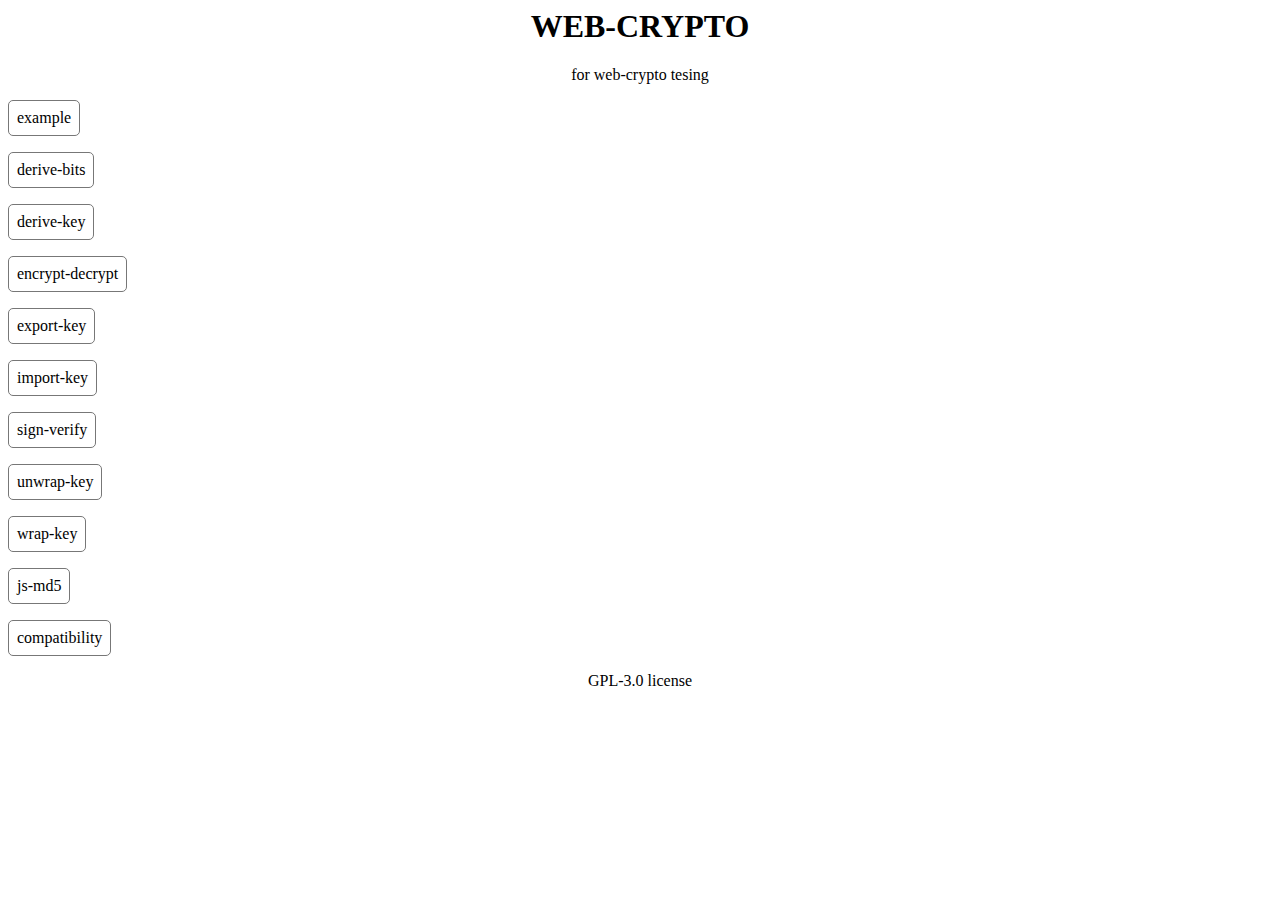
<file: index.html>
<html style="height: calc(100vh);"><head>
<!--     <script>
        if ('serviceWorker' in navigator) {
            navigator.serviceWorker.register('sw.js').catch(function(error) {
                console.error(error);
            });
        }
    </script> -->
    <script>
        const $ = (e) => {
            return document.querySelector(e);
        }
        const rootElement = document.querySelector("html");
        const viewPortH = rootElement.getBoundingClientRect().height;
        const windowH = window.innerHeight;
        const browserUiBarsH = viewPortH - windowH;
        rootElement.style.height = `calc(100vh - ${browserUiBarsH}px)`;
    </script> 
    <!--<link rel='manifest' href='manifest.json'>-->
    <meta charset="UTF-8">
    <meta http-equiv="X-UA-Compatible" content="IE=edge">
    <meta name="viewport" content="width=device-width, initial-scale=1, minimum-scale=1, user-scalable=no">
    <!-- <link rel="shortcut icon" type="image/x-icon" href="/favicon.ico"> -->
    <!-- <link rel="apple-touch-icon" sizes="180x180" href="/apple-touch-icon.png"> -->
    <!-- <link rel="icon" type="image/png" sizes="32x32" href="/favicon-32x32.png"> -->
    <!-- <link rel="icon" type="image/png" sizes="16x16" href="/favicon-16x16.png"> -->
    <!--    <link rel="manifest" href="site.webmanifest">-->
    <!-- <link rel="mask-icon" color="#595959" href="/safari-pinned-tab.svg"> -->
    <meta name="msapplication-TileColor" content="#2d89ef">
    <meta name="theme-color" content="#ffffff">
    <meta name="description" content="crotel">
    <meta name="apple-mobile-web-app-capable" content="yes">
    <title>WEB-CRYPTO</title>
    <!-- <link rel="preload" as="style" href='/font.css' type='text/css'>-->
    <!-- <link rel="stylesheet" href="/font.css"> -->
    <!--<link rel="preload" as="style" href="/style.css" type='text/css'>-->
    <!-- <link rel="stylesheet" href="/style.css"> -->
</head>

<body style="">
<section class="" id="current" style="">
    

</section>


<script src="main.js" await=""></script>


</body><footer>GPL-3.0 license</footer></html>
</file>
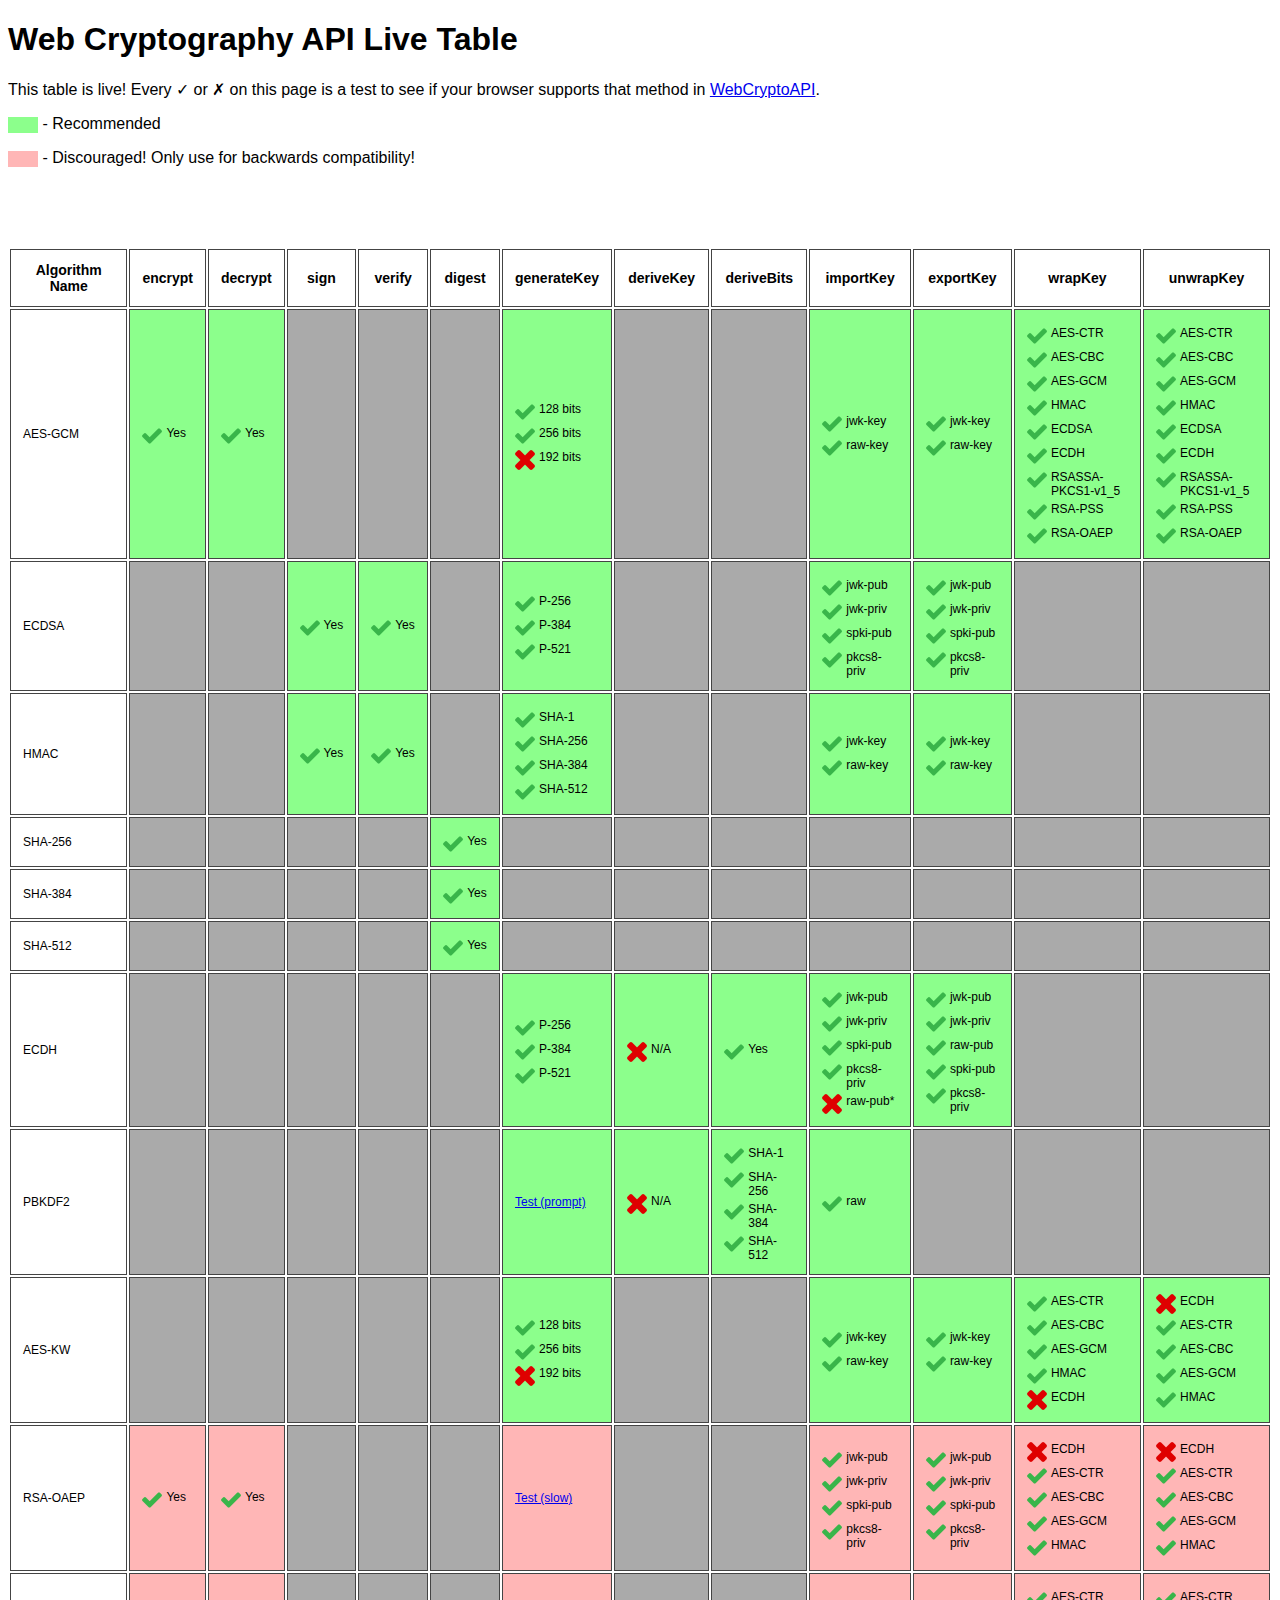
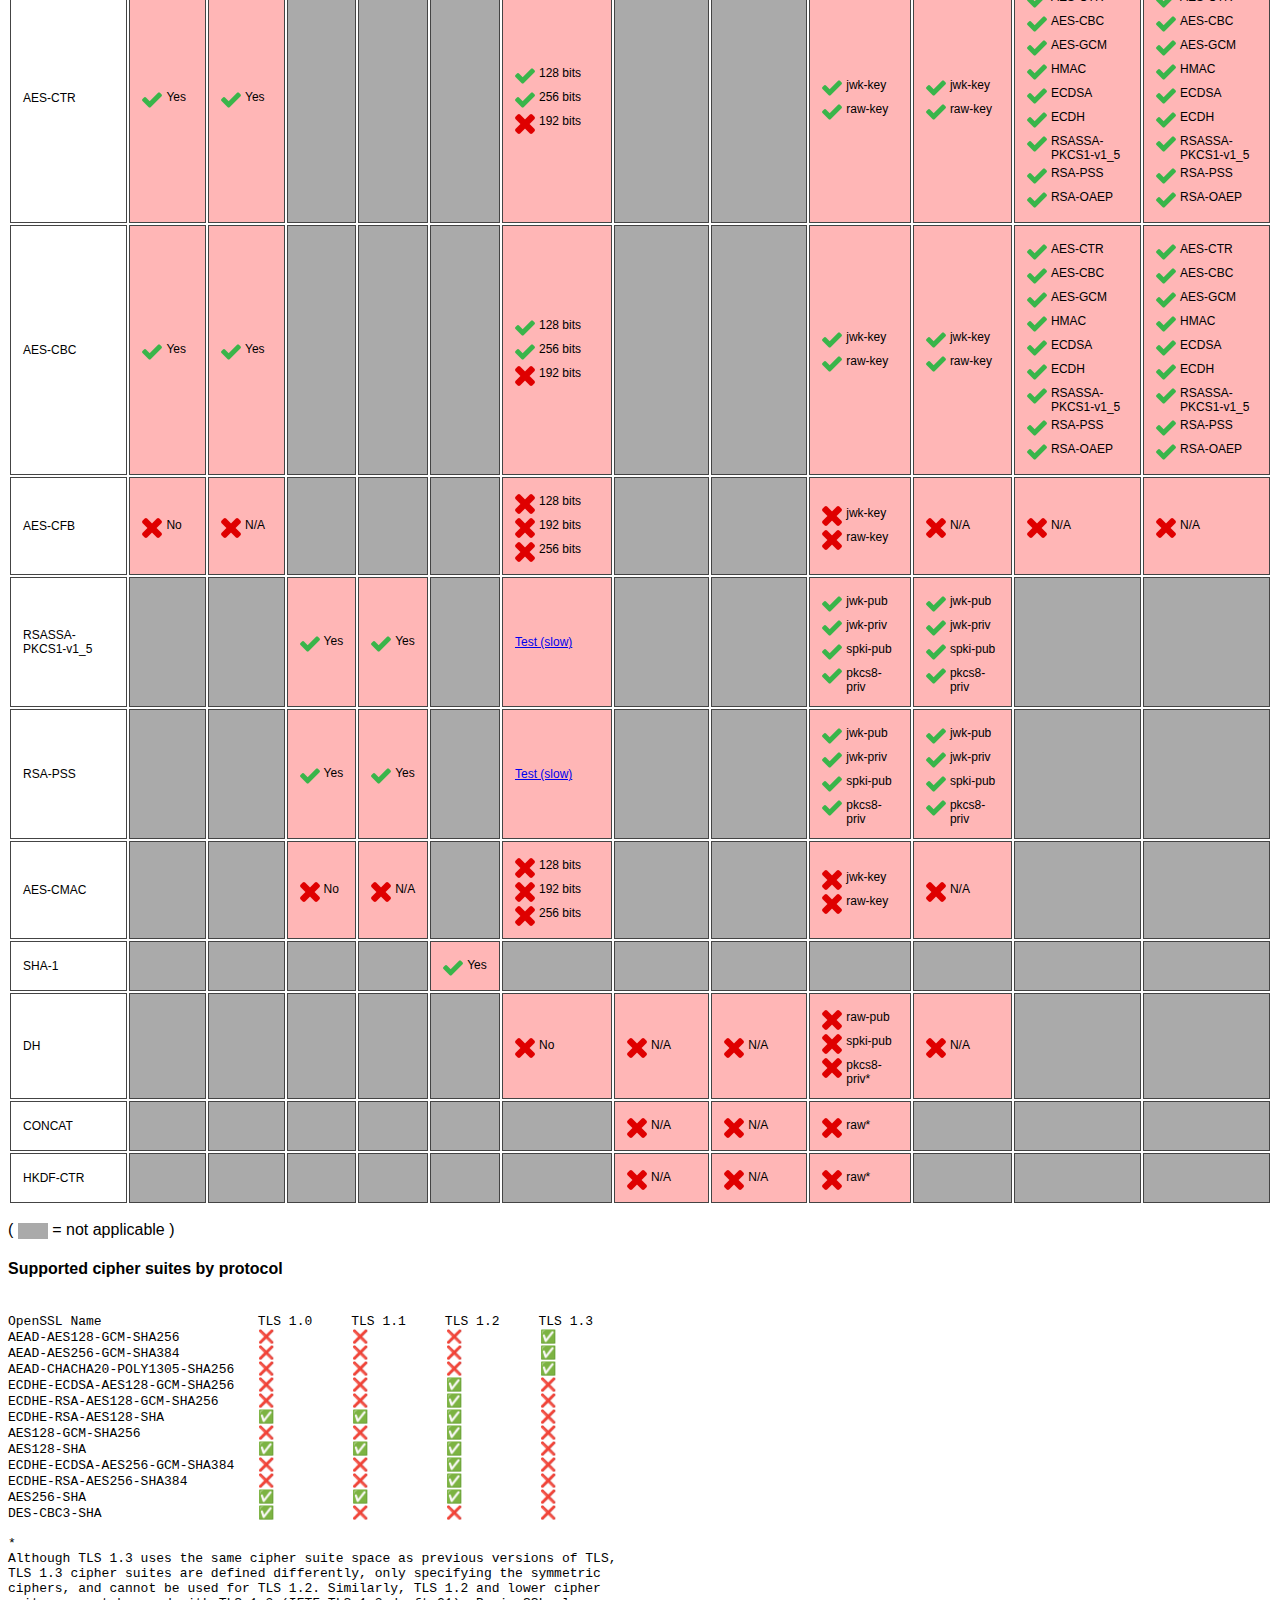
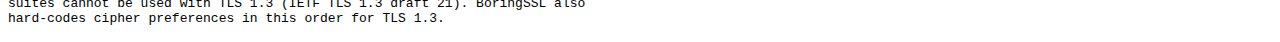
<file: compatibility/index.html>
<!DOCTYPE html>
<html>
    <!--
    #######################################
    ###   Welcome to the source code!   ###
    #######################################

    This file is very long because there
    are lots of independent tests!

    Each test is located in the table cell
    that it is testing, so just scroll down
    to the section you're interested in
    checking out :)

    Written by Daniel Roesler
    License: GPLv2
    Pull requests welcome!
    https://github.com/diafygi/webcrypto-examples/
-->
<head>
    <title>WebCryptoAPI Live Table</title>
    <meta http-equiv="Content-Type" content="text/html; charset=utf-8"/>
    <style>
    body{font-family:sans-serif;}
    p > span{display:inline-block;width:30px;height:16px;vertical-align:middle;}
    table{border-collapse:collapse;font-size:12px;}
    th,td{padding:12px;border:1px solid #444444;}
    th{font-size:14px;}
    td{max-width:130px;}
    td:first-child{max-width:200px;}
    .disabled{background-color:#aaaaaa;}
    .recommended{background-color:#8cff8c;}
    .unsafe{background-color:#ffb6b6;}
    .good,.bad{display:inline-block;padding-left:24px;margin-top:4px;min-height:20px;background-repeat:no-repeat;}
    .good:first-child,.bad:first-child{margin-top:0px;}
    .good{background-image:url([data-uri]);}
    .bad{background-image:url([data-uri]);}
</style>
<script>
            window.crypto = window.crypto || window.msCrypto; //for IE11
            if(window.crypto.webkitSubtle){
                window.crypto.subtle = window.crypto.webkitSubtle; //for Safari
            }
            window.TESTBYTES = new Uint8Array([1, 2, 3, 4]);

            //shortcuts to insert test results into the table
            function ok(id, cls, msg){
                return function(){
                    var result = document.createElement("span");
                    result.className = "good";
                    result.innerHTML = msg;
                    document.querySelector("#" + id + " ." + cls).appendChild(result);
                    document.querySelector("#" + id + " ." + cls).appendChild(document.createElement("br"));
                }
            }
            function err(id, cls, msg, loud){
                return function(e){
                    if(loud){
                        console.error("== Error from "+id+" "+cls+" "+msg+" ==");
                        console.error(e);
                    }
                    var result = document.createElement("span");
                    result.className = "bad";
                    result.innerHTML = msg;
                    result.title = e.message;
                    document.querySelector("#" + id + " ." + cls).appendChild(result);
                    document.querySelector("#" + id + " ." + cls).appendChild(document.createElement("br"));
                    return e;
                }
            }
        </script>
        <style type="text/css">
        table {
            /*width: 100%;*/
            margin: 0 auto;
            margin-top: 5rem;
            border-collapse: unset;
        }
        tr#titlebar.enable{
            margin-top: -4rem;
            display: inline-flex;
            max-width: 83.95rem;
            width: 98.5%;
            position: fixed;
            background: #8cff8c;
            flex-wrap: nowrap;
            flex-direction: row;
            justify-content: flex-start;
        }
        tr#titlebar > th:first-child {
            width: 7.6rem;
        }
        tr#titlebar > th:nth-child(2){
            width: 2.8rem;
        }
        tr#titlebar > th:nth-child(3){
            width: 2.7rem;
        }
        tr#titlebar > th:nth-child(4){
            width: 2.7rem;
        }
        tr#titlebar > th:nth-child(5){
            width: 2.75rem;
        }
        tr#titlebar > th:nth-child(6){
            width: 2.75rem;
        }
        tr#titlebar > th:nth-child(7){
            width: 4.6rem;
        }
        tr#titlebar > th:nth-child(8){
            width: 4.5rem;
        }
        tr#titlebar > th:nth-child(9){
            width: 4.55rem;
        }
        tr#titlebar > th:nth-child(10){
            width: 5.2rem;
        }
        tr#titlebar > th:nth-child(11){
            width: 4.9rem;
        }
        tr#titlebar > th:nth-child(12){
            width: 8.15rem;
        }
        tr#titlebar > th:nth-child(13){
            width: 8.1rem;
        }
        tr#titlebar th{
            margin-right: 2px;
            /*width: -webkit-fill-available;*/
        }
        div#frame {
            position: fixed;
            float: right;
            z-index: 99;
            left: 9.5rem;
            top: 14.2rem;
        }
        div#frame iframe{
            width: 85vw;
            border: 1px outset;
            /*height: 100vh;*/
        }
    </style>
</head>
<body>
    <h1>Web Cryptography API Live Table</h1>
    <noscript><h3>Please enable JavaScript!</h3></noscript>
    <p>
        This table is live! Every ✓ or ✗ on this page is a test to see if
        your browser supports that method in <a href="http://www.w3.org/TR/WebCryptoAPI/" target="_blank">WebCryptoAPI</a>.
    </p>
    <!-- <p>
        Source code and examples:
        <a href="https://github.com/diafygi/webcrypto-examples/">
            https://github.com/diafygi/webcrypto-examples/
        </a>
    </p> -->
    <p>
        <span class="recommended"></span> - Recommended
    </p>
    <p>
        <span class="unsafe"></span> - Discouraged! Only use for backwards compatibility!
    </p>
    <div id="frame" class="popupframe"></div>
    <table>
        <tr id="titlebar">
            <th>Algorithm Name</th>
            <th>encrypt</th>
            <th>decrypt</th>
            <th>sign</th>
            <th>verify</th>
            <th>digest</th>
            <th>generateKey</th>
            <th>deriveKey</th>
            <th>deriveBits</th>
            <th>importKey</th>
            <th>exportKey</th>
            <th>wrapKey</th>
            <th>unwrapKey</th>
        </tr>


            <!--
            ###################
            ###   AES-GCM   ###
            ###################
        -->
        <script>
                //Base algorithm for testing
                window.AESGCM = {
                    name: "AES-GCM",
                    length: 256,
                };
            </script>
            <tr id="aes-gcm">
                <td class="algname">
                    <!-- <span for="#aes-gcm">AES-GCM</a> -->
                    <span for="#aes-gcm">AES-GCM</span>
                </td>
                <td class="encrypt recommended">
                    <script>
                        //encrypt
                        window.crypto.subtle.generateKey(AESGCM, false, ["encrypt"])
                        .then(function(key){
                            return window.crypto.subtle.encrypt({
                                name: "AES-GCM",
                                iv: window.crypto.getRandomValues(new Uint8Array(12)),
                                additionalData: window.crypto.getRandomValues(new Uint8Array(256)),
                                tagLength: 128,
                            }, key, TESTBYTES);
                        })
                        .then(ok("aes-gcm", "encrypt", "Yes"))
                        .catch(err("aes-gcm", "encrypt", "No"));
                    </script>
                </td>
                <td class="decrypt recommended">
                    <script>
                        //decrypt
                        window.crypto.subtle.generateKey(AESGCM, false, ["encrypt", "decrypt"])
                        .then(function(key){
                            var iv = window.crypto.getRandomValues(new Uint8Array(12));
                            var addtl = window.crypto.getRandomValues(new Uint8Array(256));
                            window.crypto.subtle.encrypt({
                                name: "AES-GCM",
                                iv: iv,
                                additionalData: addtl,
                                tagLength: 128,
                            }, key, TESTBYTES)
                            .then(function(encrypted){
                                return window.crypto.subtle.decrypt({
                                    name: "AES-GCM",
                                    iv: iv,
                                    additionalData: addtl,
                                    tagLength: 128,
                                }, key, encrypted);
                            })
                            .then(ok("aes-gcm", "decrypt", "Yes"))
                            .catch(err("aes-gcm", "decrypt", "No"));
                        })
                        .catch(err("aes-gcm", "decrypt", "N/A"));
                    </script>
                </td>
                <td class="sign disabled"></td>
                <td class="verify disabled"></td>
                <td class="digest disabled"></td>
                <td class="generateKey recommended">
                    <script>
                        //generateKey

                        //128 bits
                        window.crypto.subtle.generateKey({
                            name: "AES-GCM",
                            length: 128,
                        }, false, ["encrypt", "decrypt"])
                        .then(ok("aes-gcm", "generateKey", "128 bits"))
                        .catch(err("aes-gcm", "generateKey", "128 bits"));

                        //192 bits
                        window.crypto.subtle.generateKey({
                            name: "AES-GCM",
                            length: 192,
                        }, false, ["encrypt", "decrypt"])
                        .then(ok("aes-gcm", "generateKey", "192 bits"))
                        .catch(err("aes-gcm", "generateKey", "192 bits"));

                        //256 bits
                        window.crypto.subtle.generateKey({
                            name: "AES-GCM",
                            length: 256,
                        }, false, ["encrypt", "decrypt"])
                        .then(ok("aes-gcm", "generateKey", "256 bits"))
                        .catch(err("aes-gcm", "generateKey", "256 bits"));
                    </script>
                </td>
                <td class="deriveKey disabled"></td>
                <td class="deriveBits disabled"></td>
                <td class="importKey recommended">
                    <script>
                        //importKey

                        //jwk
                        window.crypto.subtle.importKey("jwk", {
                            kty: "oct",
                            k: "KfKY5nueRX7eBrOddn9IerHLv1r-T7qpggaCF3MfSR4",
                            alg: "A256GCM",
                            ext: true,
                        }, AESGCM, false, ["encrypt", "decrypt"])
                        .then(ok("aes-gcm", "importKey", "jwk-key"))
                        .catch(err("aes-gcm", "importKey", "jwk-key"));

                        //raw
                        window.crypto.subtle.importKey("raw", new Uint8Array([
                            122,94,39,230,46,23,151,80,131,230,3,101,80,234,143,9,251,
                            152,229,228,89,222,31,135,214,104,55,68,67,59,5,51
                            ]), AESGCM, false, ["encrypt", "decrypt"])
                        .then(ok("aes-gcm", "importKey", "raw-key"))
                        .catch(err("aes-gcm", "importKey", "raw-key"));
                    </script>
                </td>
                <td class="exportKey recommended">
                    <script>
                        //exportKey
                        window.crypto.subtle.generateKey(AESGCM, true, ["encrypt", "decrypt"])
                        .then(function(key){

                            //jwk
                            window.crypto.subtle.exportKey("jwk", key)
                            .then(ok("aes-gcm", "exportKey", "jwk-key"))
                            .catch(err("aes-gcm", "exportKey", "jwk-key"));

                            //raw
                            window.crypto.subtle.exportKey("raw", key)
                            .then(ok("aes-gcm", "exportKey", "raw-key"))
                            .catch(err("aes-gcm", "exportKey", "raw-key"));

                        })
                        .catch(err("aes-gcm", "exportKey", "N/A"));
                    </script>
                </td>
                <td class="wrapKey recommended">
                    <script>
                        //RSASSA-PKCS1-v1_5
                        window.crypto.subtle.generateKey({name: "AES-GCM", length: 256}, false, ["wrapKey"])
                        .then(function(wrappingKey){
                            return window.crypto.subtle.generateKey({
                                name: "RSASSA-PKCS1-v1_5",
                                modulusLength: 1024,
                                publicExponent: new Uint8Array([0x01, 0x00, 0x01]),
                                hash: {name: "SHA-256"},
                            }, true, ["sign", "verify"])
                            .then(function(rsaKey){
                                var iv = window.crypto.getRandomValues(new Uint8Array(16));
                                return window.crypto.subtle.wrapKey(
                                    "jwk", rsaKey.publicKey, wrappingKey,
                                    {name: "AES-GCM", iv: iv}
                                    )
                                .then(function(){
                                    var iv = window.crypto.getRandomValues(new Uint8Array(16));
                                    return window.crypto.subtle.wrapKey(
                                        "jwk", rsaKey.privateKey, wrappingKey,
                                        {name: "AES-GCM", iv: iv}
                                        );
                                });
                            });
                        })
                        .then(ok("aes-gcm", "wrapKey", "RSASSA-PKCS1-v1_5"))
                        .catch(err("aes-gcm", "wrapKey", "RSASSA-PKCS1-v1_5"));

                        //RSA-PSS
                        window.crypto.subtle.generateKey({name: "AES-GCM", length: 256}, false, ["wrapKey"])
                        .then(function(wrappingKey){
                            return window.crypto.subtle.generateKey({
                                name: "RSA-PSS",
                                modulusLength: 1024,
                                publicExponent: new Uint8Array([0x01, 0x00, 0x01]),
                                saltLength: 8,
                                hash: {name: "SHA-256"},
                            }, true, ["sign", "verify"])
                            .then(function(rsaKey){
                                var iv = window.crypto.getRandomValues(new Uint8Array(16));
                                return window.crypto.subtle.wrapKey(
                                    "jwk", rsaKey.publicKey, wrappingKey,
                                    {name: "AES-GCM", iv: iv}
                                    )
                                .then(function(){
                                    var iv = window.crypto.getRandomValues(new Uint8Array(16));
                                    return window.crypto.subtle.wrapKey(
                                        "jwk", rsaKey.privateKey, wrappingKey,
                                        {name: "AES-GCM", iv: iv}
                                        );
                                });
                            });
                        })
                        .then(ok("aes-gcm", "wrapKey", "RSA-PSS"))
                        .catch(err("aes-gcm", "wrapKey", "RSA-PSS"));

                        //RSA-OAEP
                        window.crypto.subtle.generateKey({name: "AES-GCM", length: 256}, false, ["wrapKey"])
                        .then(function(wrappingKey){
                            return window.crypto.subtle.generateKey({
                                name: "RSA-OAEP",
                                modulusLength: 1024,
                                publicExponent: new Uint8Array([0x01, 0x00, 0x01]),
                                hash: {name: "SHA-256"},
                            }, true, ["encrypt", "decrypt"])
                            .then(function(rsaKey){
                                var iv = window.crypto.getRandomValues(new Uint8Array(16));
                                return window.crypto.subtle.wrapKey(
                                    "jwk", rsaKey.publicKey, wrappingKey,
                                    {name: "AES-GCM", iv: iv}
                                    )
                                .then(function(){
                                    var iv = window.crypto.getRandomValues(new Uint8Array(16));
                                    return window.crypto.subtle.wrapKey(
                                        "jwk", rsaKey.privateKey, wrappingKey,
                                        {name: "AES-GCM", iv: iv}
                                        );
                                });
                            });
                        })
                        .then(ok("aes-gcm", "wrapKey", "RSA-OAEP"))
                        .catch(err("aes-gcm", "wrapKey", "RSA-OAEP"));

                        //ECDSA
                        window.crypto.subtle.generateKey({name: "AES-GCM", length: 256}, false, ["wrapKey"])
                        .then(function(wrappingKey){
                            return window.crypto.subtle.generateKey({
                                name: "ECDSA",
                                namedCurve: "P-256",
                                hash: {name: "SHA-256"},
                            }, true, ["sign", "verify"])
                            .then(function(ecdsaKey){
                                var iv = window.crypto.getRandomValues(new Uint8Array(16));
                                return window.crypto.subtle.wrapKey(
                                    "jwk", ecdsaKey.publicKey, wrappingKey,
                                    {name: "AES-GCM", iv: iv}
                                    )
                                .then(function(){
                                    var iv = window.crypto.getRandomValues(new Uint8Array(16));
                                    return window.crypto.subtle.wrapKey(
                                        "jwk", ecdsaKey.privateKey, wrappingKey,
                                        {name: "AES-GCM", iv: iv}
                                        );
                                });
                            });
                        })
                        .then(ok("aes-gcm", "wrapKey", "ECDSA"))
                        .catch(err("aes-gcm", "wrapKey", "ECDSA"));

                        //ECDH
                        window.crypto.subtle.generateKey({name: "AES-GCM", length: 256}, false, ["wrapKey"])
                        .then(function(wrappingKey){
                            return window.crypto.subtle.generateKey({
                                name: "ECDH",
                                namedCurve: "P-256",
                            }, true, ["deriveBits", "deriveKey"])
                            .then(function(ecdhKey){
                                var iv = window.crypto.getRandomValues(new Uint8Array(16));
                                return window.crypto.subtle.wrapKey(
                                    "jwk", ecdhKey.publicKey, wrappingKey,
                                    {name: "AES-GCM", iv: iv}
                                    )
                                .then(function(){
                                    var iv = window.crypto.getRandomValues(new Uint8Array(16));
                                    return window.crypto.subtle.wrapKey(
                                        "jwk", ecdhKey.privateKey, wrappingKey,
                                        {name: "AES-GCM", iv: iv}
                                        );
                                });
                            });
                        })
                        .then(ok("aes-gcm", "wrapKey", "ECDH"))
                        .catch(err("aes-gcm", "wrapKey", "ECDH"));

                        //AES-CTR
                        window.crypto.subtle.generateKey({name: "AES-GCM", length: 256}, false, ["wrapKey"])
                        .then(function(wrappingKey){
                            return window.crypto.subtle.generateKey(
                                {name: "AES-CTR", length: 256},
                                true, ["encrypt", "decrypt"])
                            .then(function(aesKey){
                                var iv = window.crypto.getRandomValues(new Uint8Array(16));
                                return window.crypto.subtle.wrapKey(
                                    "jwk", aesKey, wrappingKey,
                                    {name: "AES-GCM", iv: iv}
                                    );
                            });
                        })
                        .then(ok("aes-gcm", "wrapKey", "AES-CTR"))
                        .catch(err("aes-gcm", "wrapKey", "AES-CTR"));

                        //AES-CBC
                        window.crypto.subtle.generateKey({name: "AES-GCM", length: 256}, false, ["wrapKey"])
                        .then(function(wrappingKey){
                            return window.crypto.subtle.generateKey(
                                {name: "AES-CBC", length: 256},
                                true, ["encrypt", "decrypt"])
                            .then(function(aesKey){
                                var iv = window.crypto.getRandomValues(new Uint8Array(16));
                                return window.crypto.subtle.wrapKey(
                                    "jwk", aesKey, wrappingKey,
                                    {name: "AES-GCM", iv: iv}
                                    );
                            });
                        })
                        .then(ok("aes-gcm", "wrapKey", "AES-CBC"))
                        .catch(err("aes-gcm", "wrapKey", "AES-CBC"));

                        //AES-GCM
                        window.crypto.subtle.generateKey({name: "AES-GCM", length: 256}, false, ["wrapKey"])
                        .then(function(wrappingKey){
                            return window.crypto.subtle.generateKey(
                                {name: "AES-GCM", length: 256},
                                true, ["encrypt", "decrypt"])
                            .then(function(aesKey){
                                var iv = window.crypto.getRandomValues(new Uint8Array(16));
                                return window.crypto.subtle.wrapKey(
                                    "jwk", aesKey, wrappingKey,
                                    {name: "AES-GCM", iv: iv}
                                    );
                            });
                        })
                        .then(ok("aes-gcm", "wrapKey", "AES-GCM"))
                        .catch(err("aes-gcm", "wrapKey", "AES-GCM"));

                        //HMAC
                        window.crypto.subtle.generateKey({name: "AES-GCM", length: 256}, false, ["wrapKey"])
                        .then(function(wrappingKey){
                            return window.crypto.subtle.generateKey(
                                {name: "HMAC", hash: {name: "SHA-256"}},
                                true, ["sign", "verify"])
                            .then(function(aesKey){
                                var iv = window.crypto.getRandomValues(new Uint8Array(16));
                                return window.crypto.subtle.wrapKey(
                                    "jwk", aesKey, wrappingKey,
                                    {name: "AES-GCM", iv: iv}
                                    );
                            });
                        })
                        .then(ok("aes-gcm", "wrapKey", "HMAC"))
                        .catch(err("aes-gcm", "wrapKey", "HMAC"));
                    </script>
                </td>
                <td class="unwrapKey recommended">
                    <script>
                        //RSASSA-PKCS1-v1_5
                        window.crypto.subtle.generateKey({name: "AES-GCM", length: 256}, false, ["wrapKey", "unwrapKey"])
                        .then(function(wrappingKey){
                            return window.crypto.subtle.generateKey({
                                name: "RSASSA-PKCS1-v1_5",
                                modulusLength: 1024,
                                publicExponent: new Uint8Array([0x01, 0x00, 0x01]),
                                hash: {name: "SHA-256"},
                            }, true, ["sign", "verify"])
                            .then(function(rsaKey){
                                var ivPub = window.crypto.getRandomValues(new Uint8Array(16));
                                return window.crypto.subtle.wrapKey(
                                    "jwk", rsaKey.publicKey, wrappingKey,
                                    {name: "AES-GCM", iv: ivPub}
                                    )
                                .then(function(wrappedPub){
                                    var ivPriv = window.crypto.getRandomValues(new Uint8Array(16));
                                    return window.crypto.subtle.wrapKey(
                                        "jwk", rsaKey.privateKey, wrappingKey,
                                        {name: "AES-GCM", iv: ivPriv}
                                        )
                                    .then(function(wrappedPriv){
                                        return window.crypto.subtle.unwrapKey(
                                            "jwk", wrappedPub, wrappingKey,
                                            {name: "AES-GCM", iv: ivPub},
                                            {
                                                name: "RSASSA-PKCS1-v1_5",
                                                modulusLength: 1024,
                                                publicExponent: new Uint8Array([0x01, 0x00, 0x01]),
                                                hash: {name: "SHA-256"},
                                            }, true, ["verify"]
                                            )
                                        .then(function(unwrappedPub){
                                            return window.crypto.subtle.unwrapKey(
                                                "jwk", wrappedPriv, wrappingKey,
                                                {name: "AES-GCM", iv: ivPriv},
                                                {
                                                    name: "RSASSA-PKCS1-v1_5",
                                                    modulusLength: 1024,
                                                    publicExponent: new Uint8Array([0x01, 0x00, 0x01]),
                                                    hash: {name: "SHA-256"},
                                                }, true, ["sign"]
                                                );
                                        });
                                    });
                                });
                            });
                        })
                        .then(ok("aes-gcm", "unwrapKey", "RSASSA-PKCS1-v1_5"))
                        .catch(err("aes-gcm", "unwrapKey", "RSASSA-PKCS1-v1_5"));


                        //RSA-PSS
                        window.crypto.subtle.generateKey({name: "AES-GCM", length: 256}, false, ["wrapKey", "unwrapKey"])
                        .then(function(wrappingKey){
                            return window.crypto.subtle.generateKey({
                                name: "RSA-PSS",
                                modulusLength: 1024,
                                publicExponent: new Uint8Array([0x01, 0x00, 0x01]),
                                saltLength: 8,
                                hash: {name: "SHA-256"},
                            }, true, ["sign", "verify"])
                            .then(function(rsaKey){
                                var ivPub = window.crypto.getRandomValues(new Uint8Array(16));
                                return window.crypto.subtle.wrapKey(
                                    "jwk", rsaKey.publicKey, wrappingKey,
                                    {name: "AES-GCM", iv: ivPub}
                                    )
                                .then(function(wrappedPub){
                                    var ivPriv = window.crypto.getRandomValues(new Uint8Array(16));
                                    return window.crypto.subtle.wrapKey(
                                        "jwk", rsaKey.privateKey, wrappingKey,
                                        {name: "AES-GCM", iv: ivPriv}
                                        )
                                    .then(function(wrappedPriv){
                                        return window.crypto.subtle.unwrapKey(
                                            "jwk", wrappedPub, wrappingKey,
                                            {name: "AES-GCM", iv: ivPub},
                                            {
                                                name: "RSA-PSS",
                                                modulusLength: 1024,
                                                publicExponent: new Uint8Array([0x01, 0x00, 0x01]),
                                                saltLength: 8,
                                                hash: {name: "SHA-256"},
                                            }, true, ["verify"]
                                            )
                                        .then(function(unwrappedPub){
                                            return window.crypto.subtle.unwrapKey(
                                                "jwk", wrappedPriv, wrappingKey,
                                                {name: "AES-GCM", iv: ivPriv},
                                                {
                                                    name: "RSA-PSS",
                                                    modulusLength: 1024,
                                                    publicExponent: new Uint8Array([0x01, 0x00, 0x01]),
                                                    saltLength: 8,
                                                    hash: {name: "SHA-256"},
                                                }, true, ["sign"]
                                                );
                                        });
                                    });
                                });
                            });
                        })
                        .then(ok("aes-gcm", "unwrapKey", "RSA-PSS"))
                        .catch(err("aes-gcm", "unwrapKey", "RSA-PSS"));

                        //RSA-OAEP
                        window.crypto.subtle.generateKey({name: "AES-GCM", length: 256}, false, ["wrapKey", "unwrapKey"])
                        .then(function(wrappingKey){
                            return window.crypto.subtle.generateKey({
                                name: "RSA-OAEP",
                                modulusLength: 1024,
                                publicExponent: new Uint8Array([0x01, 0x00, 0x01]),
                                hash: {name: "SHA-256"},
                            }, true, ["encrypt", "decrypt"])
                            .then(function(rsaKey){
                                var ivPub = window.crypto.getRandomValues(new Uint8Array(16));
                                return window.crypto.subtle.wrapKey(
                                    "jwk", rsaKey.publicKey, wrappingKey,
                                    {name: "AES-GCM", iv: ivPub}
                                    )
                                .then(function(wrappedPub){
                                    var ivPriv = window.crypto.getRandomValues(new Uint8Array(16));
                                    return window.crypto.subtle.wrapKey(
                                        "jwk", rsaKey.privateKey, wrappingKey,
                                        {name: "AES-GCM", iv: ivPriv}
                                        )
                                    .then(function(wrappedPriv){
                                        return window.crypto.subtle.unwrapKey(
                                            "jwk", wrappedPub, wrappingKey,
                                            {name: "AES-GCM", iv: ivPub},
                                            {
                                                name: "RSA-OAEP",
                                                modulusLength: 1024,
                                                publicExponent: new Uint8Array([0x01, 0x00, 0x01]),
                                                hash: {name: "SHA-256"},
                                            }, true, ["encrypt"]
                                            )
                                        .then(function(unwrappedPub){
                                            return window.crypto.subtle.unwrapKey(
                                                "jwk", wrappedPriv, wrappingKey,
                                                {name: "AES-GCM", iv: ivPriv},
                                                {
                                                    name: "RSA-OAEP",
                                                    modulusLength: 1024,
                                                    publicExponent: new Uint8Array([0x01, 0x00, 0x01]),
                                                    hash: {name: "SHA-256"},
                                                }, true, ["decrypt"]
                                                );
                                        });
                                    });
                                });
                            });
                        })
                        .then(ok("aes-gcm", "unwrapKey", "RSA-OAEP"))
                        .catch(err("aes-gcm", "unwrapKey", "RSA-OAEP"));

                        //ECDSA
                        window.crypto.subtle.generateKey({name: "AES-GCM", length: 256}, false, ["wrapKey", "unwrapKey"])
                        .then(function(wrappingKey){
                            return window.crypto.subtle.generateKey({
                                name: "ECDSA",
                                namedCurve: "P-256",
                                hash: {name: "SHA-256"},
                            }, true, ["sign", "verify"])
                            .then(function(ecdsaKey){
                                var ivPub = window.crypto.getRandomValues(new Uint8Array(16));
                                return window.crypto.subtle.wrapKey(
                                    "jwk", ecdsaKey.publicKey, wrappingKey,
                                    {name: "AES-GCM", iv: ivPub}
                                    )
                                .then(function(wrappedPub){
                                    var ivPriv = window.crypto.getRandomValues(new Uint8Array(16));
                                    return window.crypto.subtle.wrapKey(
                                        "jwk", ecdsaKey.privateKey, wrappingKey,
                                        {name: "AES-GCM", iv: ivPriv}
                                        )
                                    .then(function(wrappedPriv){
                                        return window.crypto.subtle.unwrapKey(
                                            "jwk", wrappedPub, wrappingKey,
                                            {name: "AES-GCM", iv: ivPub},
                                            {
                                                name: "ECDSA",
                                                namedCurve: "P-256",
                                                hash: {name: "SHA-256"},
                                            }, true, ["verify"]
                                            )
                                        .then(function(unwrappedPub){
                                            return window.crypto.subtle.unwrapKey(
                                                "jwk", wrappedPriv, wrappingKey,
                                                {name: "AES-GCM", iv: ivPriv},
                                                {
                                                    name: "ECDSA",
                                                    namedCurve: "P-256",
                                                    hash: {name: "SHA-256"},
                                                }, true, ["sign"]
                                                );
                                        });
                                    });
                                });
                            });
                        })
                        .then(ok("aes-gcm", "unwrapKey", "ECDSA"))
                        .catch(err("aes-gcm", "unwrapKey", "ECDSA"));

                        //ECDH
                        window.crypto.subtle.generateKey({name: "AES-GCM", length: 256}, false, ["wrapKey", "unwrapKey"])
                        .then(function(wrappingKey){
                            return window.crypto.subtle.generateKey({
                                name: "ECDH",
                                namedCurve: "P-256",
                                hash: {name: "SHA-256"},
                            }, true, ["deriveBits", "deriveKey"])
                            .then(function(ecdhKey){
                                var ivPub = window.crypto.getRandomValues(new Uint8Array(16));
                                return window.crypto.subtle.wrapKey(
                                    "jwk", ecdhKey.publicKey, wrappingKey,
                                    {name: "AES-GCM", iv: ivPub}
                                    )
                                .then(function(wrappedPub){
                                    var ivPriv = window.crypto.getRandomValues(new Uint8Array(16));
                                    return window.crypto.subtle.wrapKey(
                                        "jwk", ecdhKey.privateKey, wrappingKey,
                                        {name: "AES-GCM", iv: ivPriv}
                                        )
                                    .then(function(wrappedPriv){
                                        return window.crypto.subtle.unwrapKey(
                                            "jwk", wrappedPub, wrappingKey,
                                            {name: "AES-GCM", iv: ivPub},
                                            {
                                                name: "ECDH",
                                                namedCurve: "P-256",
                                                hash: {name: "SHA-256"},
                                            }, true, []
                                            )
                                        .then(function(unwrappedPub){
                                            return window.crypto.subtle.unwrapKey(
                                                "jwk", wrappedPriv, wrappingKey,
                                                {name: "AES-GCM", iv: ivPriv},
                                                {
                                                    name: "ECDH",
                                                    namedCurve: "P-256",
                                                    hash: {name: "SHA-256"},
                                                }, true, ["deriveBits", "deriveKey"]
                                                );
                                        });
                                    });
                                });
                            });
                        })
                        .then(ok("aes-gcm", "unwrapKey", "ECDH"))
                        .catch(err("aes-gcm", "unwrapKey", "ECDH"));

                        //AES-CTR
                        window.crypto.subtle.generateKey({name: "AES-GCM", length: 256}, false, ["wrapKey", "unwrapKey"])
                        .then(function(wrappingKey){
                            return window.crypto.subtle.generateKey(
                                {name: "AES-CTR", length: 256},
                                true, ["encrypt", "decrypt"])
                            .then(function(aesKey){
                                var iv = window.crypto.getRandomValues(new Uint8Array(16));
                                return window.crypto.subtle.wrapKey(
                                    "jwk", aesKey, wrappingKey,
                                    {name: "AES-GCM", iv: iv}
                                    )
                                .then(function(wrappedKey){
                                    return window.crypto.subtle.unwrapKey(
                                        "jwk", wrappedKey, wrappingKey,
                                        {name: "AES-GCM", iv: iv},
                                        {name: "AES-CTR", length: 256},
                                        true, ["encrypt", "decrypt"]
                                        );
                                });
                            });
                        })
                        .then(ok("aes-gcm", "unwrapKey", "AES-CTR"))
                        .catch(err("aes-gcm", "unwrapKey", "AES-CTR"));

                        //AES-CBC
                        window.crypto.subtle.generateKey({name: "AES-GCM", length: 256}, false, ["wrapKey", "unwrapKey"])
                        .then(function(wrappingKey){
                            return window.crypto.subtle.generateKey(
                                {name: "AES-CBC", length: 256},
                                true, ["encrypt", "decrypt"])
                            .then(function(aesKey){
                                var iv = window.crypto.getRandomValues(new Uint8Array(16));
                                return window.crypto.subtle.wrapKey(
                                    "jwk", aesKey, wrappingKey,
                                    {name: "AES-GCM", iv: iv}
                                    )
                                .then(function(wrappedKey){
                                    return window.crypto.subtle.unwrapKey(
                                        "jwk", wrappedKey, wrappingKey,
                                        {name: "AES-GCM", iv: iv},
                                        {name: "AES-CBC", length: 256},
                                        true, ["encrypt", "decrypt"]
                                        );
                                });
                            });
                        })
                        .then(ok("aes-gcm", "unwrapKey", "AES-CBC"))
                        .catch(err("aes-gcm", "unwrapKey", "AES-CBC"));

                        //AES-GCM
                        window.crypto.subtle.generateKey({name: "AES-GCM", length: 256}, false, ["wrapKey", "unwrapKey"])
                        .then(function(wrappingKey){
                            return window.crypto.subtle.generateKey(
                                {name: "AES-GCM", length: 256},
                                true, ["encrypt", "decrypt"])
                            .then(function(aesKey){
                                var iv = window.crypto.getRandomValues(new Uint8Array(16));
                                return window.crypto.subtle.wrapKey(
                                    "jwk", aesKey, wrappingKey,
                                    {name: "AES-GCM", iv: iv}
                                    )
                                .then(function(wrappedKey){
                                    return window.crypto.subtle.unwrapKey(
                                        "jwk", wrappedKey, wrappingKey,
                                        {name: "AES-GCM", iv: iv},
                                        {name: "AES-GCM", length: 256},
                                        true, ["encrypt", "decrypt"]
                                        );
                                });
                            });
                        })
                        .then(ok("aes-gcm", "unwrapKey", "AES-GCM"))
                        .catch(err("aes-gcm", "unwrapKey", "AES-GCM"));

                        //HMAC
                        window.crypto.subtle.generateKey({name: "AES-GCM", length: 256}, false, ["wrapKey", "unwrapKey"])
                        .then(function(wrappingKey){
                            return window.crypto.subtle.generateKey(
                                {name: "HMAC", hash: {name: "SHA-256"}},
                                true, ["sign", "verify"])
                            .then(function(aesKey){
                                var iv = window.crypto.getRandomValues(new Uint8Array(16));
                                return window.crypto.subtle.wrapKey(
                                    "jwk", aesKey, wrappingKey,
                                    {name: "AES-GCM", iv: iv}
                                    )
                                .then(function(wrappedKey){
                                    return window.crypto.subtle.unwrapKey(
                                        "jwk", wrappedKey, wrappingKey,
                                        {name: "AES-GCM", iv: iv},
                                        {name: "HMAC", hash: {name: "SHA-256"}},
                                        true, ["sign", "verify"]
                                        );
                                });
                            });
                        })
                        .then(ok("aes-gcm", "unwrapKey", "HMAC"))
                        .catch(err("aes-gcm", "unwrapKey", "HMAC"));
                    </script>
                </td>
            </tr>


            <!--
            #################
            ###   ECDSA   ###
            #################
        -->
        <script>
                //Base algorithm for testing
                window.ECDSA = {
                    name: "ECDSA",
                    namedCurve: "P-256",
                    hash: {name: "SHA-256"},
                }
            </script>
            <tr id="ecdsa">
                <td class="algname"><span for="#ecdsa">ECDSA</span></td>
                <td class="encrypt disabled"></td>
                <td class="decrypt disabled"></td>
                <td class="sign recommended">
                    <script>
                        //sign
                        window.crypto.subtle.generateKey(ECDSA, true, ["sign", "verify"])
                        .then(function(key){
                            return window.crypto.subtle.sign(ECDSA, key.privateKey, TESTBYTES);
                        })
                        .then(ok("ecdsa", "sign", "Yes"))
                        .catch(err("ecdsa", "sign", "No"));
                    </script>
                </td>
                <td class="verify recommended">
                    <script>
                        //verify
                        window.crypto.subtle.generateKey(ECDSA, true, ["sign", "verify"])
                        .then(function(key){
                            window.crypto.subtle.sign(ECDSA, key.privateKey, TESTBYTES)
                            .then(function(sig){
                                return window.crypto.subtle.verify(ECDSA, key.publicKey, sig, TESTBYTES);
                            })
                            .then(ok("ecdsa", "verify", "Yes"))
                            .catch(err("ecdsa", "verify", "No"));
                        })
                        .catch(err("ecdsa", "verify", "N/A"));
                    </script>
                </td>
                <td class="digest disabled"></td>
                <td class="generateKey recommended">
                    <script>
                        //generateKey

                        //P-256
                        window.crypto.subtle.generateKey({
                            name: "ECDSA",
                            namedCurve: "P-256",
                        }, false, ["sign", "verify"])
                        .then(ok("ecdsa", "generateKey", "P-256"))
                        .catch(err("ecdsa", "generateKey", "P-256"));

                        //P-384
                        window.crypto.subtle.generateKey({
                            name: "ECDSA",
                            namedCurve: "P-384",
                        }, false, ["sign", "verify"])
                        .then(ok("ecdsa", "generateKey", "P-384"))
                        .catch(err("ecdsa", "generateKey", "P-384"));

                        //P-521
                        window.crypto.subtle.generateKey({
                            name: "ECDSA",
                            namedCurve: "P-521",
                        }, false, ["sign", "verify"])
                        .then(ok("ecdsa", "generateKey", "P-521"))
                        .catch(err("ecdsa", "generateKey", "P-521"));
                    </script>
                </td>
                <td class="deriveKey disabled"></td>
                <td class="deriveBits disabled"></td>
                <td class="importKey recommended">
                    <script>
                        //importKey

                        //jwk
                        window.crypto.subtle.importKey("jwk", {
                            kty: "EC",
                            crv: "P-256",
                            x: "A5fQnBdBSgBhTjMr1Atpzvh5SKYQ4aQRJ9WTCG5U4m4",
                            y: "8YF98byzMljHX3T5ORLYTDbcwG-_eq3f23JtTE6lOe0",
                            ext: true,
                        }, ECDSA, false, ["verify"])
                        .then(ok("ecdsa", "importKey", "jwk-pub"))
                        .catch(err("ecdsa", "importKey", "jwk-pub"));

                        window.crypto.subtle.importKey("jwk", {
                            kty: "EC",
                            crv: "P-256",
                            x: "A5fQnBdBSgBhTjMr1Atpzvh5SKYQ4aQRJ9WTCG5U4m4",
                            y: "8YF98byzMljHX3T5ORLYTDbcwG-_eq3f23JtTE6lOe0",
                            d: "4DvC-hxpv8myZLNeMY-8nq55MhdfA4obM1lGG3hF_yo",
                            ext: true,
                        }, ECDSA, false, ["sign"])
                        .then(ok("ecdsa", "importKey", "jwk-priv"))
                        .catch(err("ecdsa", "importKey", "jwk-priv"));

                        //spki
                        window.crypto.subtle.importKey("spki", new Uint8Array([
                            48,89,48,19,6,7,42,134,72,206,61,2,1,6,8,42,134,72,206,61,3,1,7,3,66,0,4,3,151,
                            208,156,23,65,74,0,97,78,51,43,212,11,105,206,248,121,72,166,16,225,164,17,39,
                            213,147,8,110,84,226,110,241,129,125,241,188,179,50,88,199,95,116,249,57,18,216,
                            76,54,220,192,111,191,122,173,223,219,114,109,76,78,165,57,237
                            ]), ECDSA, false, ["verify"])
                        .then(ok("ecdsa", "importKey", "spki-pub"))
                        .catch(err("ecdsa", "importKey", "spki-pub"));

                        //pkcs8
                        window.crypto.subtle.importKey("pkcs8", new Uint8Array([
                            48,129,135,2,1,0,48,19,6,7,42,134,72,206,61,2,1,6,8,42,134,72,206,61,3,1,7,4,109,48,
                            107,2,1,1,4,32,224,59,194,250,28,105,191,201,178,100,179,94,49,143,188,158,174,121,50,
                            23,95,3,138,27,51,89,70,27,120,69,255,42,161,68,3,66,0,4,3,151,208,156,23,65,74,0,97,
                            78,51,43,212,11,105,206,248,121,72,166,16,225,164,17,39,213,147,8,110,84,226,110,241,
                            129,125,241,188,179,50,88,199,95,116,249,57,18,216,76,54,220,192,111,191,122,173,223,
                            219,114,109,76,78,165,57,237
                            ]), ECDSA, false, ["sign"])
                        .then(ok("ecdsa", "importKey", "pkcs8-priv"))
                        .catch(err("ecdsa", "importKey", "pkcs8-priv"));
                    </script>
                </td>
                <td class="exportKey recommended">
                    <script>
                        //exportKey
                        window.crypto.subtle.generateKey(ECDSA, true, ["sign", "verify"])
                        .then(function(key){

                            //jwk
                            window.crypto.subtle.exportKey("jwk", key.publicKey)
                            .then(ok("ecdsa", "exportKey", "jwk-pub"))
                            .catch(err("ecdsa", "exportKey", "jwk-pub"));

                            window.crypto.subtle.exportKey("jwk", key.privateKey)
                            .then(ok("ecdsa", "exportKey", "jwk-priv"))
                            .catch(err("ecdsa", "exportKey", "jwk-priv"));

                            //spki
                            window.crypto.subtle.exportKey("spki", key.publicKey)
                            .then(ok("ecdsa", "exportKey", "spki-pub"))
                            .catch(err("ecdsa", "exportKey", "spki-pub"));

                            //pkcs8
                            window.crypto.subtle.exportKey("pkcs8", key.privateKey)
                            .then(ok("ecdsa", "exportKey", "pkcs8-priv"))
                            .catch(err("ecdsa", "exportKey", "pkcs8-priv"));

                        })
                        .catch(err("ecdsa", "exportKey", "N/A"));
                    </script>
                </td>
                <td class="wrapKey disabled"></td>
                <td class="unwrapKey disabled"></td>
            </tr>


            <!--
            ################
            ###   HMAC   ###
            ################
        -->
        <script>
                //Base algorithm for testing
                window.HMAC = {
                    name: "HMAC",
                    hash: {name: "SHA-256"},
                }
            </script>
            <tr id="hmac">
                <td class="algname"><span for="#hmac">HMAC</span></td>
                <td class="encrypt disabled"></td>
                <td class="decrypt disabled"></td>
                <td class="sign recommended">
                    <script>
                        //sign
                        window.crypto.subtle.generateKey(HMAC, false, ["sign"])
                        .then(function(key){
                            return window.crypto.subtle.sign(HMAC, key, TESTBYTES);
                        })
                        .then(ok("hmac", "sign", "Yes"))
                        .catch(err("hmac", "sign", "No"));
                    </script>
                </td>
                <td class="verify recommended">
                    <script>
                        //verify
                        window.crypto.subtle.generateKey(HMAC, false, ["sign", "verify"])
                        .then(function(key){
                            window.crypto.subtle.sign(HMAC, key, TESTBYTES)
                            .then(function(sig){
                                return window.crypto.subtle.verify(HMAC, key, sig, TESTBYTES);
                            })
                            .then(ok("hmac", "verify", "Yes"))
                            .catch(err("hmac", "verify", "No"));
                        })
                        .catch(err("hmac", "verify", "N/A"));
                    </script>
                </td>
                <td class="digest disabled"></td>
                <td class="generateKey recommended">
                    <script>
                        //generateKey

                        //sha-1
                        window.crypto.subtle.generateKey({
                            name: "HMAC",
                            hash: {name: "SHA-1"},
                        }, false, ["sign", "verify"])
                        .then(ok("hmac", "generateKey", "SHA-1"))
                        .catch(err("hmac", "generateKey", "SHA-1"));

                        //sha-256
                        window.crypto.subtle.generateKey({
                            name: "HMAC",
                            hash: {name: "SHA-256"},
                        }, false, ["sign", "verify"])
                        .then(ok("hmac", "generateKey", "SHA-256"))
                        .catch(err("hmac", "generateKey", "SHA-256"));

                        //sha-384
                        window.crypto.subtle.generateKey({
                            name: "HMAC",
                            hash: {name: "SHA-384"},
                        }, false, ["sign", "verify"])
                        .then(ok("hmac", "generateKey", "SHA-384"))
                        .catch(err("hmac", "generateKey", "SHA-384"));

                        //sha-512
                        window.crypto.subtle.generateKey({
                            name: "HMAC",
                            hash: {name: "SHA-512"},
                        }, false, ["sign", "verify"])
                        .then(ok("hmac", "generateKey", "SHA-512"))
                        .catch(err("hmac", "generateKey", "SHA-512"));
                    </script>
                </td>
                <td class="deriveKey disabled"></td>
                <td class="deriveBits disabled"></td>
                <td class="importKey recommended">
                    <script>
                        //importKey

                        //jwk
                        window.crypto.subtle.importKey("jwk", {
                            kty: "oct",
                            k: "KfKY5nueRX7eBrOddn9IerHLv1r-T7qpggaCF3MfSR4",
                            alg: "HS256",
                            ext: true,
                        }, HMAC, false, ["sign", "verify"])
                        .then(ok("hmac", "importKey", "jwk-key"))
                        .catch(err("hmac", "importKey", "jwk-key"));

                        //raw
                        window.crypto.subtle.importKey("raw", new Uint8Array([
                            122,94,39,230,46,23,151,80,131,230,3,101,80,234,143,9,251,
                            152,229,228,89,222,31,135,214,104,55,68,67,59,5,51
                            ]), HMAC, false, ["sign", "verify"])
                        .then(ok("hmac", "importKey", "raw-key"))
                        .catch(err("hmac", "importKey", "raw-key"));
                    </script>
                </td>
                <td class="exportKey recommended">
                    <script>
                        //exportKey
                        window.crypto.subtle.generateKey(HMAC, true, ["sign", "verify"])
                        .then(function(key){

                            //jwk
                            window.crypto.subtle.exportKey("jwk", key)
                            .then(ok("hmac", "exportKey", "jwk-key"))
                            .catch(err("hmac", "exportKey", "jwk-key"));

                            //raw
                            window.crypto.subtle.exportKey("raw", key)
                            .then(ok("hmac", "exportKey", "raw-key"))
                            .catch(err("hmac", "exportKey", "raw-key"));

                        })
                        .catch(err("hmac", "exportKey", "N/A"));
                    </script>
                </td>
                <td class="wrapKey disabled"></td>
                <td class="unwrapKey disabled"></td>
            </tr>


            <!--
            ###################
            ###   SHA-256   ###
            ###################
        -->
        <tr id="sha-256">
            <td class="algname"><span for="#sha-256---digest">SHA-256</span></td>
            <td class="encrypt disabled"></td>
            <td class="decrypt disabled"></td>
            <td class="sign disabled"></td>
            <td class="verify disabled"></td>
            <td class="digest recommended">
                <script>
                        //digest
                        window.crypto.subtle.digest({name: "SHA-256"}, TESTBYTES)
                        .then(ok("sha-256", "digest", "Yes"))
                        .catch(err("sha-256", "digest", "No"));
                    </script>
                </td>
                <td class="generateKey disabled"></td>
                <td class="deriveKey disabled"></td>
                <td class="deriveBits disabled"></td>
                <td class="importKey disabled"></td>
                <td class="exportKey disabled"></td>
                <td class="wrapKey disabled"></td>
                <td class="unwrapKey disabled"></td>
            </tr>


            <!--
            ###################
            ###   SHA-384   ###
            ###################
        -->
        <tr id="sha-384">
            <td class="algname"><span for="#sha-384---digest">SHA-384</span></td>
            <td class="encrypt disabled"></td>
            <td class="decrypt disabled"></td>
            <td class="sign disabled"></td>
            <td class="verify disabled"></td>
            <td class="digest recommended">
                <script>
                        //digest
                        window.crypto.subtle.digest({name: "SHA-384"}, TESTBYTES)
                        .then(ok("sha-384", "digest", "Yes"))
                        .catch(err("sha-384", "digest", "No"));
                    </script>
                </td>
                <td class="generateKey disabled"></td>
                <td class="deriveKey disabled"></td>
                <td class="deriveBits disabled"></td>
                <td class="importKey disabled"></td>
                <td class="exportKey disabled"></td>
                <td class="wrapKey disabled"></td>
                <td class="unwrapKey disabled"></td>
            </tr>


            <!--
            ###################
            ###   SHA-512   ###
            ###################
        -->
        <tr id="sha-512">
            <td class="algname"><span for="#sha-512---digest">SHA-512</span></td>
            <td class="encrypt disabled"></td>
            <td class="decrypt disabled"></td>
            <td class="sign disabled"></td>
            <td class="verify disabled"></td>
            <td class="digest recommended">
                <script>
                        //digest
                        window.crypto.subtle.digest({name: "SHA-512"}, TESTBYTES)
                        .then(ok("sha-512", "digest", "Yes"))
                        .catch(err("sha-512", "digest", "No"));
                    </script>
                </td>
                <td class="generateKey disabled"></td>
                <td class="deriveKey disabled"></td>
                <td class="deriveBits disabled"></td>
                <td class="importKey disabled"></td>
                <td class="exportKey disabled"></td>
                <td class="wrapKey disabled"></td>
                <td class="unwrapKey disabled"></td>
            </tr>


            <!--
            ################
            ###   ECDH   ###
            ################
        -->
        <script>
                //Base algorithm for testing
                window.ECDH = {
                    name: "ECDH",
                    namedCurve: "P-256",
                }
            </script>
            <tr id="ecdh">
                <td class="algname"><span for="#ecdh">ECDH</span></td>
                <td class="encrypt disabled"></td>
                <td class="decrypt disabled"></td>
                <td class="sign disabled"></td>
                <td class="verify disabled"></td>
                <td class="digest disabled"></td>
                <td class="generateKey recommended">
                    <script>
                        //generateKey

                        //P-256
                        window.crypto.subtle.generateKey({
                            name: "ECDH",
                            namedCurve: "P-256",
                        }, false, ["deriveBits", "deriveKey"])
                        .then(ok("ecdh", "generateKey", "P-256"))
                        .catch(err("ecdh", "generateKey", "P-256"));

                        //P-384
                        window.crypto.subtle.generateKey({
                            name: "ECDH",
                            namedCurve: "P-384",
                        }, false, ["deriveBits", "deriveKey"])
                        .then(ok("ecdh", "generateKey", "P-384"))
                        .catch(err("ecdh", "generateKey", "P-384"));

                        //P-521
                        window.crypto.subtle.generateKey({
                            name: "ECDH",
                            namedCurve: "P-521",
                        }, false, ["deriveBits", "deriveKey"])
                        .then(ok("ecdh", "generateKey", "P-521"))
                        .catch(err("ecdh", "generateKey", "P-521"));
                    </script>
                </td>
                <td class="deriveKey recommended">
                    <script>
                        //deriveKey
                        window.crypto.subtle.generateKey(ECDH, false, ["deriveKey"])
                        .then(function(key1){
                            window.crypto.subtle.generateKey(ECDH, false, ["deriveKey"])
                            .then(function(key2){

                                window.crypto.subtle.deriveKey({
                                    "name": "ECDH",
                                    "namedCurve": "P-256",
                                    "public": key2.publicKey,
                                }, key1.privateKey, AESCBC, false, ["encrypt", "decrypt"])
                                .then(ok("ecdh", "deriveKey", "Yes"))
                                .catch(err("ecdh", "deriveKey", "No"));

                            })
                            .catch(err("ecdh", "deriveKey", "N/A"));
                        })
                        .catch(err("ecdh", "deriveKey", "N/A"));
                    </script>
                </td>
                <td class="deriveBits recommended">
                    <script>
                        //deriveBits
                        window.crypto.subtle.generateKey(ECDH, false, ["deriveBits"])
                        .then(function(key1){
                            window.crypto.subtle.generateKey(ECDH, false, ["deriveBits"])
                            .then(function(key2){

                                window.crypto.subtle.deriveBits({
                                    "name": "ECDH",
                                    "namedCurve": "P-256",
                                    "public": key2.publicKey,
                                }, key1.privateKey, 128)
                                .then(ok("ecdh", "deriveBits", "Yes"))
                                .catch(err("ecdh", "deriveBits", "No"));

                            })
                            .catch(err("ecdh", "deriveBits", "N/A"));
                        })
                        .catch(err("ecdh", "deriveBits", "N/A"));
                    </script>
                </td>
                <td class="importKey recommended">
                    <script>
                        //importKey

                        //jwk
                        window.crypto.subtle.importKey("jwk", {
                            kty: "EC",
                            crv: "P-256",
                            x: "kgR_PqO07L8sZOBbw6rvv7O_f7clqDeiE3WnMkb5EoI",
                            y: "djI-XqCqSyO9GFk_QT_stROMCAROIvU8KOORBgQUemE",
                            ext: true,
                        }, ECDH, false, [])
                        .then(ok("ecdh", "importKey", "jwk-pub"))
                        .catch(err("ecdh", "importKey", "jwk-pub"));

                        window.crypto.subtle.importKey("jwk", {
                            kty: "EC",
                            crv: "P-256",
                            x: "kgR_PqO07L8sZOBbw6rvv7O_f7clqDeiE3WnMkb5EoI",
                            y: "djI-XqCqSyO9GFk_QT_stROMCAROIvU8KOORBgQUemE",
                            d: "5aPFSt0UFVXYGu-ZKyC9FQIUOAMmnjzdIwkxCMe3Iok",
                            ext: true,
                        }, ECDH, false, ["deriveBits", "deriveKey"])
                        .then(ok("ecdh", "importKey", "jwk-priv"))
                        .catch(err("ecdh", "importKey", "jwk-priv"));

                        //raw
                        window.crypto.subtle.importKey("raw", null, ECDH, false, ["deriveBits", "deriveKey"])
                        .then(ok("ecdh", "importKey", "raw-pub"))
                        .catch(err("ecdh", "importKey", "raw-pub*"));

                        //spki
                        window.crypto.subtle.importKey("spki", new Uint8Array([
                            48,89,48,19,6,7,42,134,72,206,61,2,1,6,8,42,134,72,206,61,3,1,7,3,66,0,4,146,4,127,62,
                            163,180,236,191,44,100,224,91,195,170,239,191,179,191,127,183,37,168,55,162,19,117,167,
                            50,70,249,18,130,118,50,62,94,160,170,75,35,189,24,89,63,65,63,236,181,19,140,8,4,78,
                            34,245,60,40,227,145,6,4,20,122,97
                            ]), ECDH, false, [])
                        .then(ok("ecdh", "importKey", "spki-pub"))
                        .catch(err("ecdh", "importKey", "spki-pub"));

                        //pkcs8
                        window.crypto.subtle.importKey("pkcs8", new Uint8Array([
                            48,129,135,2,1,0,48,19,6,7,42,134,72,206,61,2,1,6,8,42,134,72,206,61,3,1,7,4,109,48,107,2,
                            1,1,4,32,229,163,197,74,221,20,21,85,216,26,239,153,43,32,189,21,2,20,56,3,38,158,60,221,35,
                            9,49,8,199,183,34,137,161,68,3,66,0,4,146,4,127,62,163,180,236,191,44,100,224,91,195,170,239,
                            191,179,191,127,183,37,168,55,162,19,117,167,50,70,249,18,130,118,50,62,94,160,170,75,35,189,
                            24,89,63,65,63,236,181,19,140,8,4,78,34,245,60,40,227,145,6,4,20,122,97
                            ]), ECDH, false, ["deriveBits", "deriveKey"])
                        .then(ok("ecdh", "importKey", "pkcs8-priv"))
                        .catch(err("ecdh", "importKey", "pkcs8-priv"));
                    </script>
                </td>
                <td class="exportKey recommended">
                    <script>
                        //exportKey
                        window.crypto.subtle.generateKey(ECDH, true, ["deriveBits", "deriveKey"])
                        .then(function(key){

                            //jwk
                            window.crypto.subtle.exportKey("jwk", key.publicKey)
                            .then(ok("ecdh", "exportKey", "jwk-pub"))
                            .catch(err("ecdh", "exportKey", "jwk-pub"));

                            window.crypto.subtle.exportKey("jwk", key.privateKey)
                            .then(ok("ecdh", "exportKey", "jwk-priv"))
                            .catch(err("ecdh", "exportKey", "jwk-priv"));

                            //raw
                            window.crypto.subtle.exportKey("raw", key.publicKey)
                            .then(ok("ecdh", "exportKey", "raw-pub"))
                            .catch(err("ecdh", "exportKey", "raw-pub"));

                            //spki
                            window.crypto.subtle.exportKey("spki", key.publicKey)
                            .then(ok("ecdh", "exportKey", "spki-pub"))
                            .catch(err("ecdh", "exportKey", "spki-pub"));

                            //pkcs8
                            window.crypto.subtle.exportKey("pkcs8", key.privateKey)
                            .then(ok("ecdh", "exportKey", "pkcs8-priv"))
                            .catch(err("ecdh", "exportKey", "pkcs8-priv"));

                        })
                        .catch(err("ecdh", "exportKey", "N/A"));
                    </script>
                </td>
                <td class="wrapKey disabled"></td>
                <td class="unwrapKey disabled"></td>
            </tr>


            <!--
            ##################
            ###   PBKDF2   ###
            ##################
        -->
        <tr id="pbkdf2">
            <td class="algname"><span for="#pbkdf2">PBKDF2</span></td>
            <td class="encrypt disabled"></td>
            <td class="decrypt disabled"></td>
            <td class="sign disabled"></td>
            <td class="verify disabled"></td>
            <td class="digest disabled"></td>
            <td class="generateKey recommended">
                <a id="pbkdf2_generatKey" href="#">Test (prompt)</a>
                <script>
                        //generateKey
                        document.getElementById("pbkdf2_generatKey").onclick = function(evt){
                            evt.preventDefault();
                            evt.target.style.display = "none";

                            window.crypto.subtle.generateKey({name: "PBKDF2"}, false, ["deriveBits", "deriveKey"])
                            .then(ok("pbkdf2", "generateKey", "Yes"))
                            .catch(err("pbkdf2", "generateKey", "No"));
                        };
                    </script>
                </td>
                <td class="deriveKey recommended">
                    <script>
                        //deriveKey
                        var password = window.crypto.getRandomValues(new Uint8Array(16));
                        window.crypto.subtle.importKey("raw", password, {name: "PBKDF2"}, false, ["deriveBits", "deriveKey"])
                        .then(function(key){

                            //sha-1
                            window.crypto.subtle.deriveKey({
                                name: "PBKDF2",
                                salt: window.crypto.getRandomValues(new Uint8Array(16)),
                                iterations: 1000,
                                hash: {name: "SHA-1"},
                            }, key, AESCBC, false, ["encrypt", "decrypt"])
                            .then(ok("pbkdf2", "deriveKey", "SHA-1"))
                            .catch(err("pbkdf2", "deriveKey", "SHA-1"));

                            //sha-256
                            window.crypto.subtle.deriveKey({
                                name: "PBKDF2",
                                salt: window.crypto.getRandomValues(new Uint8Array(16)),
                                iterations: 1000,
                                hash: {name: "SHA-256"},
                            }, key, AESCBC, false, ["encrypt", "decrypt"])
                            .then(ok("pbkdf2", "deriveKey", "SHA-256"))
                            .catch(err("pbkdf2", "deriveKey", "SHA-256"));

                            //sha-384
                            window.crypto.subtle.deriveKey({
                                name: "PBKDF2",
                                salt: window.crypto.getRandomValues(new Uint8Array(16)),
                                iterations: 1000,
                                hash: {name: "SHA-384"},
                            }, key, AESCBC, false, ["encrypt", "decrypt"])
                            .then(ok("pbkdf2", "deriveKey", "SHA-384"))
                            .catch(err("pbkdf2", "deriveKey", "SHA-384"));

                            //sha-512
                            window.crypto.subtle.deriveKey({
                                name: "PBKDF2",
                                salt: window.crypto.getRandomValues(new Uint8Array(16)),
                                iterations: 1000,
                                hash: {name: "SHA-512"},
                            }, key, AESCBC, false, ["encrypt", "decrypt"])
                            .then(ok("pbkdf2", "deriveKey", "SHA-512"))
                            .catch(err("pbkdf2", "deriveKey", "SHA-512"));

                        })
                        .catch(err("pbkdf2", "deriveKey", "N/A"));
                    </script>
                </td>
                <td class="deriveBits recommended">
                    <script>
                        //deriveBits
                        var password = window.crypto.getRandomValues(new Uint8Array(16));
                        window.crypto.subtle.importKey("raw", password, {name: "PBKDF2"}, false, ["deriveBits", "deriveKey"])
                        .then(function(key){

                            //sha-1
                            window.crypto.subtle.deriveBits({
                                "name": "PBKDF2",
                                salt: window.crypto.getRandomValues(new Uint8Array(16)),
                                iterations: 1000,
                                hash: {name: "SHA-1"},
                            }, key, 128)
                            .then(ok("pbkdf2", "deriveBits", "SHA-1"))
                            .catch(err("pbkdf2", "deriveBits", "SHA-1"));

                            //sha-256
                            window.crypto.subtle.deriveBits({
                                "name": "PBKDF2",
                                salt: window.crypto.getRandomValues(new Uint8Array(16)),
                                iterations: 1000,
                                hash: {name: "SHA-256"},
                            }, key, 128)
                            .then(ok("pbkdf2", "deriveBits", "SHA-256"))
                            .catch(err("pbkdf2", "deriveBits", "SHA-256"));

                            //sha-384
                            window.crypto.subtle.deriveBits({
                                "name": "PBKDF2",
                                salt: window.crypto.getRandomValues(new Uint8Array(16)),
                                iterations: 1000,
                                hash: {name: "SHA-384"},
                            }, key, 128)
                            .then(ok("pbkdf2", "deriveBits", "SHA-384"))
                            .catch(err("pbkdf2", "deriveBits", "SHA-384"));

                            //sha-512
                            window.crypto.subtle.deriveBits({
                                "name": "PBKDF2",
                                salt: window.crypto.getRandomValues(new Uint8Array(16)),
                                iterations: 1000,
                                hash: {name: "SHA-384"},
                            }, key, 128)
                            .then(ok("pbkdf2", "deriveBits", "SHA-512"))
                            .catch(err("pbkdf2", "deriveBits", "SHA-512"));

                        })
                        .catch(err("pbkdf2", "deriveBits", "N/A"));
                    </script>
                </td>
                <td class="importKey recommended">
                    <script>
                        //importKey

                        //raw
                        var password = window.crypto.getRandomValues(new Uint8Array(16));
                        window.crypto.subtle.importKey("raw", password, {name: "PBKDF2"}, false, ["deriveBits", "deriveKey"])
                        .then(ok("pbkdf2", "importKey", "raw"))
                        .catch(err("pbkdf2", "importKey", "raw"));
                    </script>
                </td>
                <td class="exportKey disabled"></td>
                <td class="wrapKey disabled"></td>
                <td class="unwrapKey disabled"></td>
            </tr>


            <!--
            ##################
            ###   AES-KW   ###
            ##################
        -->
        <script>
                //Base algorithm for testing
                window.AESKW = {
                    name: "AES-KW",
                    length: 256,
                };
            </script>
            <tr id="aes-kw">
                <td class="algname"><span for="#aes-kw">AES-KW</span></td>
                <td class="encrypt disabled"></td>
                <td class="decrypt disabled"></td>
                <td class="sign disabled"></td>
                <td class="verify disabled"></td>
                <td class="digest disabled"></td>
                <td class="generateKey recommended">
                    <script>
                        //generateKey

                        //128 bits
                        window.crypto.subtle.generateKey({
                            name: "AES-KW",
                            length: 128,
                        }, false, ["wrapKey", "unwrapKey"])
                        .then(ok("aes-kw", "generateKey", "128 bits"))
                        .catch(err("aes-kw", "generateKey", "128 bits"));

                        //192 bits
                        window.crypto.subtle.generateKey({
                            name: "AES-KW",
                            length: 192,
                        }, false, ["wrapKey", "unwrapKey"])
                        .then(ok("aes-kw", "generateKey", "192 bits"))
                        .catch(err("aes-kw", "generateKey", "192 bits"));

                        //256 bits
                        window.crypto.subtle.generateKey({
                            name: "AES-KW",
                            length: 256,
                        }, false, ["wrapKey", "unwrapKey"])
                        .then(ok("aes-kw", "generateKey", "256 bits"))
                        .catch(err("aes-kw", "generateKey", "256 bits"));
                    </script>
                </td>
                <td class="deriveKey disabled"></td>
                <td class="deriveBits disabled"></td>
                <td class="importKey recommended">
                    <script>
                        //importKey

                        //jwk
                        window.crypto.subtle.importKey("jwk", {
                            kty: "oct",
                            k: "KfKY5nueRX7eBrOddn9IerHLv1r-T7qpggaCF3MfSR4",
                            alg: "A256KW",
                            ext: true,
                        }, AESKW, false, ["wrapKey", "unwrapKey"])
                        .then(ok("aes-kw", "importKey", "jwk-key"))
                        .catch(err("aes-kw", "importKey", "jwk-key"));

                        //raw
                        window.crypto.subtle.importKey("raw", new Uint8Array([
                            122,94,39,230,46,23,151,80,131,230,3,101,80,234,143,9,251,
                            152,229,228,89,222,31,135,214,104,55,68,67,59,5,51
                            ]), AESKW, false, ["wrapKey", "unwrapKey"])
                        .then(ok("aes-kw", "importKey", "raw-key"))
                        .catch(err("aes-kw", "importKey", "raw-key"));
                    </script>
                </td>
                <td class="exportKey recommended">
                    <script>
                        //exportKey
                        window.crypto.subtle.generateKey(AESKW, true, ["wrapKey", "unwrapKey"])
                        .then(function(key){

                            //jwk
                            window.crypto.subtle.exportKey("jwk", key)
                            .then(ok("aes-kw", "exportKey", "jwk-key"))
                            .catch(err("aes-kw", "exportKey", "jwk-key"));

                            //raw
                            window.crypto.subtle.exportKey("raw", key)
                            .then(ok("aes-kw", "exportKey", "raw-key"))
                            .catch(err("aes-kw", "exportKey", "raw-key"));

                        })
                        .catch(err("aes-kw", "exportKey", "N/A"));
                    </script>
                </td>
                <td class="wrapKey recommended">
                    <script>
                        //ECDH
                        window.crypto.subtle.generateKey({name: "AES-KW", length: 256}, false, ["wrapKey"])
                        .then(function(wrappingKey){
                            return window.crypto.subtle.generateKey({
                                name: "ECDH",
                                namedCurve: "P-256",
                                hash: {name: "SHA-256"},
                            }, true, ["deriveBits", "deriveKey"])
                            .then(function(ecdhKey){
                                return window.crypto.subtle.wrapKey(
                                    "raw", ecdhKey.publicKey, wrappingKey,
                                    {name: "AES-KW"}
                                    )
                                .then(function(wrappedPub){
                                    return window.crypto.subtle.unwrapKey(
                                        "raw", wrappedPub, wrappingKey,
                                        {name: "AES-KW"},
                                        {
                                            name: "ECDH",
                                            namedCurve: "P-256",
                                            hash: {name: "SHA-256"},
                                        }, true, []
                                        );
                                });
                            });
                        })
                        .then(ok("aes-kw", "wrapKey", "ECDH"))
                        .catch(err("aes-kw", "wrapKey", "ECDH"));

                        //AES-CTR
                        window.crypto.subtle.generateKey({name: "AES-KW", length: 256}, false, ["wrapKey"])
                        .then(function(wrappingKey){
                            return window.crypto.subtle.generateKey(
                                {name: "AES-CTR", length: 256},
                                true, ["encrypt", "decrypt"])
                            .then(function(aesKey){
                                return window.crypto.subtle.wrapKey(
                                    "raw", aesKey, wrappingKey,
                                    {name: "AES-KW"}
                                    );
                            });
                        })
                        .then(ok("aes-kw", "wrapKey", "AES-CTR"))
                        .catch(err("aes-kw", "wrapKey", "AES-CTR"));

                        //AES-CBC
                        window.crypto.subtle.generateKey({name: "AES-KW", length: 256}, false, ["wrapKey"])
                        .then(function(wrappingKey){
                            return window.crypto.subtle.generateKey(
                                {name: "AES-CBC", length: 256},
                                true, ["encrypt", "decrypt"])
                            .then(function(aesKey){
                                return window.crypto.subtle.wrapKey(
                                    "raw", aesKey, wrappingKey,
                                    {name: "AES-KW"}
                                    );
                            });
                        })
                        .then(ok("aes-kw", "wrapKey", "AES-CBC"))
                        .catch(err("aes-kw", "wrapKey", "AES-CBC"));

                        //AES-GCM
                        window.crypto.subtle.generateKey({name: "AES-KW", length: 256}, false, ["wrapKey"])
                        .then(function(wrappingKey){
                            return window.crypto.subtle.generateKey(
                                {name: "AES-GCM", length: 256},
                                true, ["encrypt", "decrypt"])
                            .then(function(aesKey){
                                return window.crypto.subtle.wrapKey(
                                    "raw", aesKey, wrappingKey,
                                    {name: "AES-KW"}
                                    );
                            });
                        })
                        .then(ok("aes-kw", "wrapKey", "AES-GCM"))
                        .catch(err("aes-kw", "wrapKey", "AES-GCM"));

                        //HMAC
                        window.crypto.subtle.generateKey({name: "AES-KW", length: 256}, false, ["wrapKey"])
                        .then(function(wrappingKey){
                            return window.crypto.subtle.generateKey(
                                {name: "HMAC", hash: {name: "SHA-256"}},
                                true, ["sign", "verify"])
                            .then(function(aesKey){
                                return window.crypto.subtle.wrapKey(
                                    "raw", aesKey, wrappingKey,
                                    {name: "AES-KW"}
                                    );
                            });
                        })
                        .then(ok("aes-kw", "wrapKey", "HMAC"))
                        .catch(err("aes-kw", "wrapKey", "HMAC"));
                    </script>
                </td>
                <td class="unwrapKey recommended">
                    <script>
                        //ECDH
                        window.crypto.subtle.generateKey({name: "AES-KW", length: 256}, false, ["wrapKey", "unwrapKey"])
                        .then(function(wrappingKey){
                            return window.crypto.subtle.generateKey({
                                name: "ECDH",
                                namedCurve: "P-256",
                                hash: {name: "SHA-256"},
                            }, true, ["deriveBits", "deriveKey"])
                            .then(function(ecdhKey){
                                return window.crypto.subtle.wrapKey(
                                    "raw", ecdhKey.publicKey, wrappingKey,
                                    {name: "AES-KW"}
                                    )
                                .then(function(wrappedPub){
                                    return window.crypto.subtle.wrapKey(
                                        "raw", ecdhKey.privateKey, wrappingKey,
                                        {name: "AES-KW"}
                                        )
                                    .then(function(wrappedPriv){
                                        return window.crypto.subtle.unwrapKey(
                                            "raw", wrappedPub, wrappingKey,
                                            {name: "AES-KW"},
                                            {
                                                name: "ECDH",
                                                namedCurve: "P-256",
                                                hash: {name: "SHA-256"},
                                            }, true, []
                                            )
                                        .then(function(unwrappedPub){
                                            return window.crypto.subtle.unwrapKey(
                                                "raw", wrappedPriv, wrappingKey,
                                                {name: "AES-KW"},
                                                {
                                                    name: "ECDH",
                                                    namedCurve: "P-256",
                                                    hash: {name: "SHA-256"},
                                                }, true, ["deriveBits", "deriveKey"]
                                                );
                                        });
                                    });
                                });
                            });
                        })
                        .then(ok("aes-kw", "unwrapKey", "ECDH"))
                        .catch(err("aes-kw", "unwrapKey", "ECDH"));

                        //AES-CTR
                        window.crypto.subtle.generateKey({name: "AES-KW", length: 256}, false, ["wrapKey", "unwrapKey"])
                        .then(function(wrappingKey){
                            return window.crypto.subtle.generateKey(
                                {name: "AES-CTR", length: 256},
                                true, ["encrypt", "decrypt"])
                            .then(function(aesKey){
                                return window.crypto.subtle.wrapKey(
                                    "raw", aesKey, wrappingKey,
                                    {name: "AES-KW"}
                                    )
                                .then(function(wrappedKey){
                                    return window.crypto.subtle.unwrapKey(
                                        "raw", wrappedKey, wrappingKey,
                                        {name: "AES-KW"},
                                        {name: "AES-CTR", length: 256},
                                        true, ["encrypt", "decrypt"]
                                        );
                                });
                            });
                        })
                        .then(ok("aes-kw", "unwrapKey", "AES-CTR"))
                        .catch(err("aes-kw", "unwrapKey", "AES-CTR"));

                        //AES-CBC
                        window.crypto.subtle.generateKey({name: "AES-KW", length: 256}, false, ["wrapKey", "unwrapKey"])
                        .then(function(wrappingKey){
                            return window.crypto.subtle.generateKey(
                                {name: "AES-CBC", length: 256},
                                true, ["encrypt", "decrypt"])
                            .then(function(aesKey){
                                return window.crypto.subtle.wrapKey(
                                    "raw", aesKey, wrappingKey,
                                    {name: "AES-KW"}
                                    )
                                .then(function(wrappedKey){
                                    return window.crypto.subtle.unwrapKey(
                                        "raw", wrappedKey, wrappingKey,
                                        {name: "AES-KW"},
                                        {name: "AES-CBC", length: 256},
                                        true, ["encrypt", "decrypt"]
                                        );
                                });
                            });
                        })
                        .then(ok("aes-kw", "unwrapKey", "AES-CBC"))
                        .catch(err("aes-kw", "unwrapKey", "AES-CBC"));

                        //AES-GCM
                        window.crypto.subtle.generateKey({name: "AES-KW", length: 256}, false, ["wrapKey", "unwrapKey"])
                        .then(function(wrappingKey){
                            return window.crypto.subtle.generateKey(
                                {name: "AES-GCM", length: 256},
                                true, ["encrypt", "decrypt"])
                            .then(function(aesKey){
                                return window.crypto.subtle.wrapKey(
                                    "raw", aesKey, wrappingKey,
                                    {name: "AES-KW"}
                                    )
                                .then(function(wrappedKey){
                                    return window.crypto.subtle.unwrapKey(
                                        "raw", wrappedKey, wrappingKey,
                                        {name: "AES-KW"},
                                        {name: "AES-GCM", length: 256},
                                        true, ["encrypt", "decrypt"]
                                        );
                                });
                            });
                        })
                        .then(ok("aes-kw", "unwrapKey", "AES-GCM"))
                        .catch(err("aes-kw", "unwrapKey", "AES-GCM"));

                        //HMAC
                        window.crypto.subtle.generateKey({name: "AES-KW", length: 256}, false, ["wrapKey", "unwrapKey"])
                        .then(function(wrappingKey){
                            return window.crypto.subtle.generateKey(
                                {name: "HMAC", hash: {name: "SHA-256"}},
                                true, ["sign", "verify"])
                            .then(function(aesKey){
                                return window.crypto.subtle.wrapKey(
                                    "raw", aesKey, wrappingKey,
                                    {name: "AES-KW"}
                                    )
                                .then(function(wrappedKey){
                                    return window.crypto.subtle.unwrapKey(
                                        "raw", wrappedKey, wrappingKey,
                                        {name: "AES-KW"},
                                        {name: "HMAC", hash: {name: "SHA-256"}},
                                        true, ["sign", "verify"]
                                        );
                                });
                            });
                        })
                        .then(ok("aes-kw", "unwrapKey", "HMAC"))
                        .catch(err("aes-kw", "unwrapKey", "HMAC"));
                    </script>
                </td>
            </tr>


            <!--
            ####################
            ###   RSA-OAEP   ###
            ####################
        -->
        <script>
                //Base algorithm for testing
                window.RSAOAEP = {
                    name: "RSA-OAEP",
                    //NOTE: THIS IS A SMALL MODULUS FOR TESTING ONLY
                    //DO NOT USE IT FOR REAL! USE AT LEAST 2048
                    modulusLength: 1024,
                    publicExponent: new Uint8Array([0x01, 0x00, 0x01]),
                    hash: {name: "SHA-256"},
                }
            </script>
            <tr id="rsa-oaep">
                <td class="algname"><span for="#rsa-oaep">RSA-OAEP</span></td>
                <td class="encrypt unsafe">
                    <script>
                        //encrypt
                        window.crypto.subtle.generateKey(RSAOAEP, false, ["encrypt", "decrypt"])
                        .then(function(key){
                            return window.crypto.subtle.encrypt(RSAOAEP, key.publicKey, TESTBYTES);
                        })
                        .then(ok("rsa-oaep", "encrypt", "Yes"))
                        .catch(err("rsa-oaep", "encrypt", "No"));
                    </script>
                </td>
                <td class="decrypt unsafe">
                    <script>
                        //decrypt
                        window.crypto.subtle.generateKey(RSAOAEP, false, ["encrypt", "decrypt"])
                        .then(function(key){
                            window.crypto.subtle.encrypt(RSAOAEP, key.publicKey, TESTBYTES)
                            .then(function(encrypted){
                                return window.crypto.subtle.decrypt(RSAOAEP, key.privateKey, encrypted);
                            })
                            .then(ok("rsa-oaep", "decrypt", "Yes"))
                            .catch(err("rsa-oaep", "decrypt", "No"));
                        })
                        .catch(err("rsa-oaep", "decrypt", "N/A"));
                    </script>
                </td>
                <td class="sign disabled"></td>
                <td class="verify disabled"></td>
                <td class="digest disabled"></td>
                <td class="generateKey unsafe">
                    <a id="rsaoaep_generatKey" href="#">Test (slow)</a>
                    <script>
                        //generateKey
                        document.getElementById("rsaoaep_generatKey").onclick = function(evt){
                            evt.preventDefault();
                            evt.target.style.display = "none";

                            //1024 bits
                            window.crypto.subtle.generateKey({
                                name: "RSA-OAEP",
                                modulusLength: 1024,
                                publicExponent: new Uint8Array([0x01, 0x00, 0x01]),
                                hash: {name: "SHA-256"},
                            }, false, ["encrypt", "decrypt"])
                            .then(ok("rsa-oaep", "generateKey", "1024 bits"))
                            .catch(err("rsa-oaep", "generateKey", "1024 bits"));

                            //2048 bits
                            window.crypto.subtle.generateKey({
                                name: "RSA-OAEP",
                                modulusLength: 2048,
                                publicExponent: new Uint8Array([0x01, 0x00, 0x01]),
                                hash: {name: "SHA-256"},
                            }, false, ["encrypt", "decrypt"])
                            .then(ok("rsa-oaep", "generateKey", "2048 bits"))
                            .catch(err("rsa-oaep", "generateKey", "2048 bits"));

                            //4096 bits
                            window.crypto.subtle.generateKey({
                                name: "RSA-OAEP",
                                modulusLength: 4096,
                                publicExponent: new Uint8Array([0x01, 0x00, 0x01]),
                                hash: {name: "SHA-256"},
                            }, false, ["encrypt", "decrypt"])
                            .then(ok("rsa-oaep", "generateKey", "4096 bits"))
                            .catch(err("rsa-oaep", "generateKey", "4096 bits"));

                        };
                    </script>
                </td>
                <td class="deriveKey disabled"></td>
                <td class="deriveBits disabled"></td>
                <td class="importKey unsafe">
                    <script>
                        //importKey

                        //jwk
                        window.crypto.subtle.importKey("jwk", {
                            kty: "RSA",
                            e: "AQAB",
                            n: "vGO3eU16ag9zRkJ4AK8ZUZrjbtp5xWK0LyFMNT8933evJoHeczexMUzSiXaLrEFSyQZortk81zJH3y41MBO_UFDO_X0crAquNrkjZDrf9Scc5-MdxlWU2Jl7Gc4Z18AC9aNibWVmXhgvHYkEoFdLCFG-2Sq-qIyW4KFkjan05IE",
                            alg: "RSA-OAEP-256",
                            ext: true,
                        }, RSAOAEP, false, ["encrypt"])
                        .then(ok("rsa-oaep", "importKey", "jwk-pub"))
                        .catch(err("rsa-oaep", "importKey", "jwk-pub"));

                        window.crypto.subtle.importKey("jwk", {
                            kty: "RSA",
                            e: "AQAB",
                            d: "e-Nm1CB_F7j0p4Cb-T4WmFTh7RbxUthC3j8xnlXwHgWYwaPs9ZRkicgNCfmjEb-qJ-m0ho1Cz4WzlL1CtTKEdr2w0P6L_IQPvWkFYwUm0rpY9doxnOKkzq53dhP5zdc6N8aOLk4cmAcVjw4o_csc85H-0fxzQxsTP0_jhJn7SNE",
                            dp: "JuZmXNBY9uGGfx3w3ysmFumGBLooNjMwwgMduVS6T8S-0tZkBU-iwJPzXAkKhwINEv1EnygjwmJLBdoHROeEeQ",
                            dq: "KaKOFHxm9104WNwqTth04O9ogaDz_W0wkeHnxOxbWgdtFxsarnImiMlI3Hphv9JuHD5awzNAkaj9P7wDVew-5Q",
                            n: "x-Do39ky8RVFrFplFfAuOQGLr-rqY3h9OiNHVMe34LoVG4Aofps11ycyw5ka3Ls_yA-oRouGmaMjaiPUoaU_Lm5-CMSoVwyeANLZ4b2S7V-srXFS-Qpe6aD7NpzoUL9knwTnZFIGZlxSXB-NXL5kq18UuO1LQGe1To16ijXKNxc",
                            p: "4ss3ZAQMdmOk1BRQXwM9YHAoxVDkHDnSV9u89tUb3RbPXlV3fLlhRYtZ7u3FYaTzy08s8Ty2hV1KZ7xXhKEtuQ",
                            q: "4Z5ejmIJTwsgxN5pI6mLxwXqQwFDERYDnwU9_vyToWXMEPAphWpS9ET00YrdHsgIGao1Slc0jp4OUxaLfhtzTw",
                            qi: "R1aKNnhUiTjoCHfOVHZ6Qv5R7So-F5mtjDKCBvCi8190U3E25DiKRvDqHZ0bHMRbdQPLLknxHVnuETw6gddHUg",
                            alg: "RSA-OAEP-256",
                            ext: true,
                        }, RSAOAEP, false, ["decrypt"])
                        .then(ok("rsa-oaep", "importKey", "jwk-priv"))
                        .catch(err("rsa-oaep", "importKey", "jwk-priv"));

                        //spki
                        window.crypto.subtle.importKey("spki", new Uint8Array([
                            48,129,159,48,13,6,9,42,134,72,134,247,13,1,1,1,5,0,3,
                            129,141,0,48,129,137,2,129,129,0,182,93,35,213,252,204,
                            20,103,91,238,105,199,53,114,24,221,114,210,137,173,88,
                            76,205,113,148,148,79,80,59,208,60,75,231,248,78,125,12,
                            30,237,226,63,146,157,203,239,60,138,123,234,50,23,174,
                            216,33,122,16,53,246,140,254,75,246,205,204,117,204,115,
                            29,178,102,139,201,74,177,45,131,183,166,234,61,124,75,
                            110,3,70,202,148,95,45,228,94,95,148,2,162,79,146,137,29,
                            189,102,75,207,214,116,58,63,171,219,27,5,9,108,16,218,23,
                            169,43,181,119,31,172,95,205,180,18,255,203,2,3,1,0,1
                            ]), RSAOAEP, false, ["encrypt"])
                        .then(ok("rsa-oaep", "importKey", "spki-pub"))
                        .catch(err("rsa-oaep", "importKey", "spki-pub"));

                        //pkcs8
                        window.crypto.subtle.importKey("pkcs8", new Uint8Array([
                            48,130,2,118,2,1,0,48,13,6,9,42,134,72,134,247,13,1,1,1,5,0,4,130,2,96,48,130,2,92,2,1,0,2,129,
                            129,0,217,78,147,218,221,152,10,66,75,127,242,108,182,142,157,44,93,58,176,193,135,103,216,179,
                            69,72,38,115,144,244,12,139,0,245,48,115,204,234,158,193,231,127,178,240,244,203,35,229,203,245,
                            110,215,199,19,98,183,164,223,159,203,128,123,173,26,12,172,250,99,254,35,225,221,39,51,62,3,139,
                            35,38,164,71,238,240,73,139,214,68,172,204,253,171,244,14,186,152,159,225,133,229,140,99,50,183,
                            242,217,248,86,233,20,117,42,136,55,8,65,124,244,65,29,15,194,255,78,31,189,146,105,161,2,3,1,0,1,
                            2,129,128,26,88,13,82,166,52,141,97,214,23,79,195,96,42,79,225,149,247,204,127,217,179,124,48,215,
                            128,84,177,3,236,162,44,163,212,21,168,164,57,249,63,22,154,131,141,244,143,63,237,214,217,13,51,
                            249,125,95,37,86,70,137,239,184,198,197,136,62,183,41,78,118,234,57,195,161,219,173,234,61,11,165,
                            109,209,9,3,22,186,114,32,135,147,74,6,106,190,214,36,208,32,220,61,12,41,105,251,247,18,159,3,198,
                            28,228,36,44,189,125,45,72,233,199,12,72,91,106,165,246,217,58,168,53,2,65,0,241,112,53,166,98,11,
                            38,73,58,156,84,190,118,74,247,229,85,178,83,231,53,137,237,228,246,12,32,206,157,198,152,70,11,185,
                            234,30,112,23,115,249,68,176,159,108,247,249,207,152,145,166,246,79,176,219,163,111,243,4,49,3,239,
                            242,63,147,2,65,0,230,105,200,1,208,201,237,225,85,27,39,216,193,1,253,168,88,15,242,166,70,106,235,
                            2,92,24,130,66,176,176,220,238,66,12,159,26,24,40,19,213,138,98,238,98,220,65,148,116,146,21,0,25,6,
                            177,57,216,70,51,149,244,157,153,106,123,2,64,127,92,254,48,67,80,54,102,50,240,253,19,108,59,168,1,
                            230,239,39,171,180,102,138,132,89,247,147,230,234,252,52,159,222,215,184,85,78,52,81,13,145,218,202,
                            127,37,97,54,205,249,39,230,143,171,112,114,11,64,91,89,176,6,7,248,217,2,65,0,220,94,95,132,29,4,
                            132,22,247,38,185,189,125,27,66,87,55,162,73,24,238,80,99,228,37,224,234,244,141,185,26,20,101,231,
                            92,99,192,166,212,17,112,1,158,173,190,170,154,41,195,109,130,98,109,28,35,142,205,213,152,158,19,
                            253,30,241,2,64,15,148,8,16,189,122,55,109,203,175,173,24,222,36,130,130,179,87,189,32,141,149,30,
                            115,211,227,79,234,78,202,253,48,173,95,167,203,20,193,160,30,146,33,109,4,221,25,212,216,183,100,
                            18,46,184,52,65,146,249,68,225,10,84,38,98,133
                            ]), RSAOAEP, false, ["decrypt"])
                        .then(ok("rsa-oaep", "importKey", "pkcs8-priv"))
                        .catch(err("rsa-oaep", "importKey", "pkcs8-priv"));
                    </script>
                </td>
                <td class="exportKey unsafe">
                    <script>
                        //exportKey
                        window.crypto.subtle.generateKey(RSAOAEP, true, ["encrypt", "decrypt"])
                        .then(function(key){

                            //jwk
                            window.crypto.subtle.exportKey("jwk", key.publicKey)
                            .then(ok("rsa-oaep", "exportKey", "jwk-pub"))
                            .catch(err("rsa-oaep", "exportKey", "jwk-pub"));

                            window.crypto.subtle.exportKey("jwk", key.privateKey)
                            .then(ok("rsa-oaep", "exportKey", "jwk-priv"))
                            .catch(err("rsa-oaep", "exportKey", "jwk-priv"));

                            //spki
                            window.crypto.subtle.exportKey("spki", key.publicKey)
                            .then(ok("rsa-oaep", "exportKey", "spki-pub"))
                            .catch(err("rsa-oaep", "exportKey", "spki-pub"));

                            //pkcs8
                            window.crypto.subtle.exportKey("pkcs8", key.privateKey)
                            .then(ok("rsa-oaep", "exportKey", "pkcs8-priv"))
                            .catch(err("rsa-oaep", "exportKey", "pkcs8-priv"));

                        })
                        .catch(err("rsa-oaep", "exportKey", "N/A"));
                    </script>
                </td>
                <td class="wrapKey unsafe">
                    <script>
                        //ECDH
                        window.crypto.subtle.generateKey({
                            name: "RSA-OAEP",
                            modulusLength: 1024,
                            publicExponent: new Uint8Array([0x01, 0x00, 0x01]),
                            hash: {name: "SHA-256"},
                        }, false, ["wrapKey", "unwrapKey"])
                        .then(function(wrappingKey){
                            return window.crypto.subtle.generateKey({
                                name: "ECDH",
                                namedCurve: "P-256",
                                hash: {name: "SHA-256"},
                            }, true, ["deriveBits", "deriveKey"])
                            .then(function(ecdhKey){
                                return window.crypto.subtle.wrapKey(
                                    "raw", ecdhKey.publicKey, wrappingKey.publicKey,
                                    {
                                        name: "RSA-OAEP",
                                        modulusLength: 1024,
                                        publicExponent: new Uint8Array([0x01, 0x00, 0x01]),
                                        hash: {name: "SHA-256"},
                                    }
                                    );
                            });
                        })
                        .then(ok("rsa-oaep", "wrapKey", "ECDH"))
                        .catch(err("rsa-oaep", "wrapKey", "ECDH"));

                        //AES-CTR
                        window.crypto.subtle.generateKey({
                            name: "RSA-OAEP",
                            modulusLength: 1024,
                            publicExponent: new Uint8Array([0x01, 0x00, 0x01]),
                            hash: {name: "SHA-256"},
                        }, false, ["wrapKey", "unwrapKey"])
                        .then(function(wrappingKey){
                            return window.crypto.subtle.generateKey(
                                {name: "AES-CTR", length: 256},
                                true, ["encrypt", "decrypt"])
                            .then(function(aesKey){
                                return window.crypto.subtle.wrapKey(
                                    "raw", aesKey, wrappingKey.publicKey,
                                    {
                                        name: "RSA-OAEP",
                                        modulusLength: 1024,
                                        publicExponent: new Uint8Array([0x01, 0x00, 0x01]),
                                        hash: {name: "SHA-256"},
                                    }
                                    );
                            });
                        })
                        .then(ok("rsa-oaep", "wrapKey", "AES-CTR"))
                        .catch(err("rsa-oaep", "wrapKey", "AES-CTR"));

                        //AES-CBC
                        window.crypto.subtle.generateKey({
                            name: "RSA-OAEP",
                            modulusLength: 1024,
                            publicExponent: new Uint8Array([0x01, 0x00, 0x01]),
                            hash: {name: "SHA-256"},
                        }, false, ["wrapKey", "unwrapKey"])
                        .then(function(wrappingKey){
                            return window.crypto.subtle.generateKey(
                                {name: "AES-CBC", length: 256},
                                true, ["encrypt", "decrypt"])
                            .then(function(aesKey){
                                return window.crypto.subtle.wrapKey(
                                    "raw", aesKey, wrappingKey.publicKey,
                                    {
                                        name: "RSA-OAEP",
                                        modulusLength: 1024,
                                        publicExponent: new Uint8Array([0x01, 0x00, 0x01]),
                                        hash: {name: "SHA-256"},
                                    }
                                    );
                            });
                        })
                        .then(ok("rsa-oaep", "wrapKey", "AES-CBC"))
                        .catch(err("rsa-oaep", "wrapKey", "AES-CBC"));

                        //AES-GCM
                        window.crypto.subtle.generateKey({
                            name: "RSA-OAEP",
                            modulusLength: 1024,
                            publicExponent: new Uint8Array([0x01, 0x00, 0x01]),
                            hash: {name: "SHA-256"},
                        }, false, ["wrapKey", "unwrapKey"])
                        .then(function(wrappingKey){
                            return window.crypto.subtle.generateKey(
                                {name: "AES-GCM", length: 256},
                                true, ["encrypt", "decrypt"])
                            .then(function(aesKey){
                                return window.crypto.subtle.wrapKey(
                                    "raw", aesKey, wrappingKey.publicKey,
                                    {
                                        name: "RSA-OAEP",
                                        modulusLength: 1024,
                                        publicExponent: new Uint8Array([0x01, 0x00, 0x01]),
                                        hash: {name: "SHA-256"},
                                    }
                                    );
                            });
                        })
                        .then(ok("rsa-oaep", "wrapKey", "AES-GCM"))
                        .catch(err("rsa-oaep", "wrapKey", "AES-GCM"));

                        //HMAC
                        window.crypto.subtle.generateKey({
                            name: "RSA-OAEP",
                            modulusLength: 1024,
                            publicExponent: new Uint8Array([0x01, 0x00, 0x01]),
                            hash: {name: "SHA-1"}, //need shorter hash to accomidate 64 byte HMAC raw export
                        }, false, ["wrapKey", "unwrapKey"])
                        .then(function(wrappingKey){
                            return window.crypto.subtle.generateKey(
                                {name: "HMAC", hash: {name: "SHA-256"}},
                                true, ["sign", "verify"])
                            .then(function(aesKey){
                                return window.crypto.subtle.wrapKey(
                                    "raw", aesKey, wrappingKey.publicKey,
                                    {
                                        name: "RSA-OAEP",
                                        modulusLength: 1024,
                                        publicExponent: new Uint8Array([0x01, 0x00, 0x01]),
                                        hash: {name: "SHA-1"},
                                    }
                                    );
                            });
                        })
                        .then(ok("rsa-oaep", "wrapKey", "HMAC"))
                        .catch(err("rsa-oaep", "wrapKey", "HMAC"));
                    </script>
                </td>
                <td class="unwrapKey unsafe">
                    <script>
                        //ECDH
                        window.crypto.subtle.generateKey({
                            name: "RSA-OAEP",
                            modulusLength: 1024,
                            publicExponent: new Uint8Array([0x01, 0x00, 0x01]),
                            hash: {name: "SHA-256"},
                        }, false, ["wrapKey", "unwrapKey"])
                        .then(function(wrappingKey){
                            return window.crypto.subtle.generateKey({
                                name: "ECDH",
                                namedCurve: "P-256",
                                hash: {name: "SHA-256"},
                            }, true, ["deriveBits", "deriveKey"])
                            .then(function(ecdhKey){
                                return window.crypto.subtle.wrapKey(
                                    "raw", ecdhKey.publicKey, wrappingKey.publicKey,
                                    {
                                        name: "RSA-OAEP",
                                        modulusLength: 1024,
                                        publicExponent: new Uint8Array([0x01, 0x00, 0x01]),
                                        hash: {name: "SHA-256"},
                                    }
                                    )
                                .then(function(wrappedPub){
                                    return window.crypto.subtle.unwrapKey(
                                        "raw", wrappedPub, wrappingKey.privateKey,
                                        {
                                            name: "RSA-OAEP",
                                            modulusLength: 1024,
                                            publicExponent: new Uint8Array([0x01, 0x00, 0x01]),
                                            hash: {name: "SHA-256"},
                                        },
                                        {
                                            name: "ECDH",
                                            namedCurve: "P-256",
                                            hash: {name: "SHA-256"},
                                        }, true, []
                                        );
                                });
                            });
                        })
                        .then(ok("rsa-oaep", "unwrapKey", "ECDH"))
                        .catch(err("rsa-oaep", "unwrapKey", "ECDH"));

                        //AES-CTR
                        window.crypto.subtle.generateKey({
                            name: "RSA-OAEP",
                            modulusLength: 1024,
                            publicExponent: new Uint8Array([0x01, 0x00, 0x01]),
                            hash: {name: "SHA-256"},
                        }, false, ["wrapKey", "unwrapKey"])
                        .then(function(wrappingKey){
                            return window.crypto.subtle.generateKey(
                                {name: "AES-CTR", length: 256},
                                true, ["encrypt", "decrypt"])
                            .then(function(aesKey){
                                return window.crypto.subtle.wrapKey(
                                    "raw", aesKey, wrappingKey.publicKey,
                                    {
                                        name: "RSA-OAEP",
                                        modulusLength: 1024,
                                        publicExponent: new Uint8Array([0x01, 0x00, 0x01]),
                                        hash: {name: "SHA-256"},
                                    }
                                    )
                                .then(function(wrappedKey){
                                    return window.crypto.subtle.unwrapKey(
                                        "raw", wrappedKey, wrappingKey.privateKey,
                                        {
                                            name: "RSA-OAEP",
                                            modulusLength: 1024,
                                            publicExponent: new Uint8Array([0x01, 0x00, 0x01]),
                                            hash: {name: "SHA-256"},
                                        },
                                        {name: "AES-CTR", length: 256},
                                        true, ["encrypt", "decrypt"]
                                        );
                                });
                            });
                        })
                        .then(ok("rsa-oaep", "unwrapKey", "AES-CTR"))
                        .catch(err("rsa-oaep", "unwrapKey", "AES-CTR"));

                        //AES-CBC
                        window.crypto.subtle.generateKey({
                            name: "RSA-OAEP",
                            modulusLength: 1024,
                            publicExponent: new Uint8Array([0x01, 0x00, 0x01]),
                            hash: {name: "SHA-256"},
                        }, false, ["wrapKey", "unwrapKey"])
                        .then(function(wrappingKey){
                            return window.crypto.subtle.generateKey(
                                {name: "AES-CBC", length: 256},
                                true, ["encrypt", "decrypt"])
                            .then(function(aesKey){
                                return window.crypto.subtle.wrapKey(
                                    "raw", aesKey, wrappingKey.publicKey,
                                    {
                                        name: "RSA-OAEP",
                                        modulusLength: 1024,
                                        publicExponent: new Uint8Array([0x01, 0x00, 0x01]),
                                        hash: {name: "SHA-256"},
                                    }
                                    )
                                .then(function(wrappedKey){
                                    return window.crypto.subtle.unwrapKey(
                                        "raw", wrappedKey, wrappingKey.privateKey,
                                        {
                                            name: "RSA-OAEP",
                                            modulusLength: 1024,
                                            publicExponent: new Uint8Array([0x01, 0x00, 0x01]),
                                            hash: {name: "SHA-256"},
                                        },
                                        {name: "AES-CBC", length: 256},
                                        true, ["encrypt", "decrypt"]
                                        );
                                });
                            });
                        })
                        .then(ok("rsa-oaep", "unwrapKey", "AES-CBC"))
                        .catch(err("rsa-oaep", "unwrapKey", "AES-CBC"));

                        //AES-GCM
                        window.crypto.subtle.generateKey({
                            name: "RSA-OAEP",
                            modulusLength: 1024,
                            publicExponent: new Uint8Array([0x01, 0x00, 0x01]),
                            hash: {name: "SHA-256"},
                        }, false, ["wrapKey", "unwrapKey"])
                        .then(function(wrappingKey){
                            return window.crypto.subtle.generateKey(
                                {name: "AES-GCM", length: 256},
                                true, ["encrypt", "decrypt"])
                            .then(function(aesKey){
                                return window.crypto.subtle.wrapKey(
                                    "raw", aesKey, wrappingKey.publicKey,
                                    {
                                        name: "RSA-OAEP",
                                        modulusLength: 1024,
                                        publicExponent: new Uint8Array([0x01, 0x00, 0x01]),
                                        hash: {name: "SHA-256"},
                                    }
                                    )
                                .then(function(wrappedKey){
                                    return window.crypto.subtle.unwrapKey(
                                        "raw", wrappedKey, wrappingKey.privateKey,
                                        {
                                            name: "RSA-OAEP",
                                            modulusLength: 1024,
                                            publicExponent: new Uint8Array([0x01, 0x00, 0x01]),
                                            hash: {name: "SHA-256"},
                                        },
                                        {name: "AES-GCM", length: 256},
                                        true, ["encrypt", "decrypt"]
                                        );
                                });
                            });
                        })
                        .then(ok("rsa-oaep", "unwrapKey", "AES-GCM"))
                        .catch(err("rsa-oaep", "unwrapKey", "AES-GCM"));

                        //HMAC
                        window.crypto.subtle.generateKey({
                            name: "RSA-OAEP",
                            modulusLength: 1024,
                            publicExponent: new Uint8Array([0x01, 0x00, 0x01]),
                            hash: {name: "SHA-1"}, //need shorter hash to accomidate 64 byte HMAC raw export
                        }, false, ["wrapKey", "unwrapKey"])
                        .then(function(wrappingKey){
                            return window.crypto.subtle.generateKey(
                                {name: "HMAC", hash: {name: "SHA-256"}},
                                true, ["sign", "verify"])
                            .then(function(aesKey){
                                return window.crypto.subtle.wrapKey(
                                    "raw", aesKey, wrappingKey.publicKey,
                                    {
                                        name: "RSA-OAEP",
                                        modulusLength: 1024,
                                        publicExponent: new Uint8Array([0x01, 0x00, 0x01]),
                                        hash: {name: "SHA-1"},
                                    }
                                    )
                                .then(function(wrappedKey){
                                    return window.crypto.subtle.unwrapKey(
                                        "raw", wrappedKey, wrappingKey.privateKey,
                                        {
                                            name: "RSA-OAEP",
                                            modulusLength: 1024,
                                            publicExponent: new Uint8Array([0x01, 0x00, 0x01]),
                                            hash: {name: "SHA-1"},
                                        },
                                        {name: "HMAC", hash: {name: "SHA-256"}},
                                        true, ["sign", "verify"]
                                        );
                                });
                            });
                        })
                        .then(ok("rsa-oaep", "unwrapKey", "HMAC"))
                        .catch(err("rsa-oaep", "unwrapKey", "HMAC"));
                    </script>
                </td>
            </tr>


            <!--
            ###################
            ###   AES-CTR   ###
            ###################
        -->
        <script>
                //Base algorithm for testing
                window.AESCTR = {
                    name: "AES-CTR",
                    length: 256,
                }
            </script>
            <tr id="aes-ctr">
                <td class="algname"><span for="#aes-ctr">AES-CTR</span></td>
                <td class="encrypt unsafe">
                    <script>
                        //encrypt
                        window.crypto.subtle.generateKey(AESCTR, false, ["encrypt"])
                        .then(function(key){
                            return window.crypto.subtle.encrypt({
                                name: "AES-CTR",
                                counter: new Uint8Array(16),
                                length: 128,
                            }, key, TESTBYTES);
                        })
                        .then(ok("aes-ctr", "encrypt", "Yes"))
                        .catch(err("aes-ctr", "encrypt", "No"));
                    </script>
                </td>
                <td class="decrypt unsafe">
                    <script>
                        //decrypt
                        window.crypto.subtle.generateKey(AESCTR, false, ["encrypt", "decrypt"])
                        .then(function(key){
                            var counter = new Uint8Array(16);
                            var length = 128;
                            window.crypto.subtle.encrypt({
                                name: "AES-CTR",
                                counter: counter,
                                length: length,
                            }, key, TESTBYTES)
                            .then(function(encrypted){
                                return window.crypto.subtle.decrypt({
                                    name: "AES-CTR",
                                    counter: counter,
                                    length: length,
                                }, key, encrypted);
                            })
                            .then(ok("aes-ctr", "decrypt", "Yes"))
                            .catch(err("aes-ctr", "decrypt", "No"));
                        })
                        .catch(err("aes-ctr", "decrypt", "N/A"));
                    </script>
                </td>
                <td class="sign disabled"></td>
                <td class="verify disabled"></td>
                <td class="digest disabled"></td>
                <td class="generateKey unsafe">
                    <script>
                        //generateKey

                        //128 bits
                        window.crypto.subtle.generateKey({
                            name: "AES-CTR",
                            length: 128,
                        }, false, ["encrypt", "decrypt"])
                        .then(ok("aes-ctr", "generateKey", "128 bits"))
                        .catch(err("aes-ctr", "generateKey", "128 bits"));

                        //192 bits
                        window.crypto.subtle.generateKey({
                            name: "AES-CTR",
                            length: 192,
                        }, false, ["encrypt", "decrypt"])
                        .then(ok("aes-ctr", "generateKey", "192 bits"))
                        .catch(err("aes-ctr", "generateKey", "192 bits"));

                        //256 bits
                        window.crypto.subtle.generateKey({
                            name: "AES-CTR",
                            length: 256,
                        }, false, ["encrypt", "decrypt"])
                        .then(ok("aes-ctr", "generateKey", "256 bits"))
                        .catch(err("aes-ctr", "generateKey", "256 bits"));
                    </script>
                </td>
                <td class="deriveKey disabled"></td>
                <td class="deriveBits disabled"></td>
                <td class="importKey unsafe">
                    <script>
                        //importKey

                        //jwk
                        window.crypto.subtle.importKey("jwk", {
                            kty: "oct",
                            k: "Y0zt37HgOx-BY7SQjYVmrqhPkO44Ii2Jcb9yydUDPfE",
                            alg: "A256CTR",
                            ext: true,
                        }, AESCTR, false, ["encrypt", "decrypt"])
                        .then(ok("aes-ctr", "importKey", "jwk-key"))
                        .catch(err("aes-ctr", "importKey", "jwk-key"));

                        //raw
                        window.crypto.subtle.importKey("raw", new Uint8Array([
                            122,94,39,230,46,23,151,80,131,230,3,101,80,234,143,9,251,
                            152,229,228,89,222,31,135,214,104,55,68,67,59,5,51
                            ]), AESCTR, false, ["encrypt", "decrypt"])
                        .then(ok("aes-ctr", "importKey", "raw-key"))
                        .catch(err("aes-ctr", "importKey", "raw-key"));
                    </script>
                </td>
                <td class="exportKey unsafe">
                    <script>
                        //exportKey
                        window.crypto.subtle.generateKey(AESCTR, true, ["encrypt", "decrypt"])
                        .then(function(key){

                            //jwk
                            window.crypto.subtle.exportKey("jwk", key)
                            .then(ok("aes-ctr", "exportKey", "jwk-key"))
                            .catch(err("aes-ctr", "exportKey", "jwk-key"));

                            //raw
                            window.crypto.subtle.exportKey("raw", key)
                            .then(ok("aes-ctr", "exportKey", "raw-key"))
                            .catch(err("aes-ctr", "exportKey", "raw-key"));

                        })
                        .catch(err("aes-ctr", "exportKey", "N/A"));
                    </script>
                </td>
                <td class="wrapKey unsafe">
                    <script>
                        //RSASSA-PKCS1-v1_5
                        window.crypto.subtle.generateKey({name: "AES-CTR", length: 256}, false, ["wrapKey"])
                        .then(function(wrappingKey){
                            return window.crypto.subtle.generateKey({
                                name: "RSASSA-PKCS1-v1_5",
                                modulusLength: 1024,
                                publicExponent: new Uint8Array([0x01, 0x00, 0x01]),
                                hash: {name: "SHA-256"},
                            }, true, ["sign", "verify"])
                            .then(function(rsaKey){
                                var counter = new Uint8Array(16);
                                var length = 128;
                                return window.crypto.subtle.wrapKey(
                                    "jwk", rsaKey.publicKey, wrappingKey,
                                    {name: "AES-CTR", counter: counter, length: length}
                                    )
                                .then(function(){
                                    var counter = new Uint8Array(16);
                                    var length = 128;
                                    return window.crypto.subtle.wrapKey(
                                        "jwk", rsaKey.privateKey, wrappingKey,
                                        {name: "AES-CTR", counter: counter, length: length}
                                        );
                                });
                            });
                        })
                        .then(ok("aes-ctr", "wrapKey", "RSASSA-PKCS1-v1_5"))
                        .catch(err("aes-ctr", "wrapKey", "RSASSA-PKCS1-v1_5"));

                        //RSA-PSS
                        window.crypto.subtle.generateKey({name: "AES-CTR", length: 256}, false, ["wrapKey"])
                        .then(function(wrappingKey){
                            return window.crypto.subtle.generateKey({
                                name: "RSA-PSS",
                                modulusLength: 1024,
                                publicExponent: new Uint8Array([0x01, 0x00, 0x01]),
                                saltLength: 8,
                                hash: {name: "SHA-256"},
                            }, true, ["sign", "verify"])
                            .then(function(rsaKey){
                                var counter = new Uint8Array(16);
                                var length = 128;
                                return window.crypto.subtle.wrapKey(
                                    "jwk", rsaKey.publicKey, wrappingKey,
                                    {name: "AES-CTR", counter: counter, length: length}
                                    )
                                .then(function(){
                                    var counter = new Uint8Array(16);
                                    var length = 128;
                                    return window.crypto.subtle.wrapKey(
                                        "jwk", rsaKey.privateKey, wrappingKey,
                                        {name: "AES-CTR", counter: counter, length: length}
                                        );
                                });
                            });
                        })
                        .then(ok("aes-ctr", "wrapKey", "RSA-PSS"))
                        .catch(err("aes-ctr", "wrapKey", "RSA-PSS"));

                        //RSA-OAEP
                        window.crypto.subtle.generateKey({name: "AES-CTR", length: 256}, false, ["wrapKey"])
                        .then(function(wrappingKey){
                            return window.crypto.subtle.generateKey({
                                name: "RSA-OAEP",
                                modulusLength: 1024,
                                publicExponent: new Uint8Array([0x01, 0x00, 0x01]),
                                hash: {name: "SHA-256"},
                            }, true, ["encrypt", "decrypt"])
                            .then(function(rsaKey){
                                var counter = new Uint8Array(16);
                                var length = 128;
                                return window.crypto.subtle.wrapKey(
                                    "jwk", rsaKey.publicKey, wrappingKey,
                                    {name: "AES-CTR", counter: counter, length: length}
                                    )
                                .then(function(){
                                    var counter = new Uint8Array(16);
                                    var length = 128;
                                    return window.crypto.subtle.wrapKey(
                                        "jwk", rsaKey.privateKey, wrappingKey,
                                        {name: "AES-CTR", counter: counter, length: length}
                                        );
                                });
                            });
                        })
                        .then(ok("aes-ctr", "wrapKey", "RSA-OAEP"))
                        .catch(err("aes-ctr", "wrapKey", "RSA-OAEP"));

                        //ECDSA
                        window.crypto.subtle.generateKey({name: "AES-CTR", length: 256}, false, ["wrapKey"])
                        .then(function(wrappingKey){
                            return window.crypto.subtle.generateKey({
                                name: "ECDSA",
                                namedCurve: "P-256",
                                hash: {name: "SHA-256"},
                            }, true, ["sign", "verify"])
                            .then(function(ecdsaKey){
                                var counter = new Uint8Array(16);
                                var length = 128;
                                return window.crypto.subtle.wrapKey(
                                    "jwk", ecdsaKey.publicKey, wrappingKey,
                                    {name: "AES-CTR", counter: counter, length: length}
                                    )
                                .then(function(){
                                    var counter = new Uint8Array(16);
                                    var length = 128;
                                    return window.crypto.subtle.wrapKey(
                                        "jwk", ecdsaKey.privateKey, wrappingKey,
                                        {name: "AES-CTR", counter: counter, length: length}
                                        );
                                });
                            });
                        })
                        .then(ok("aes-ctr", "wrapKey", "ECDSA"))
                        .catch(err("aes-ctr", "wrapKey", "ECDSA"));

                        //ECDH
                        window.crypto.subtle.generateKey({name: "AES-CTR", length: 256}, false, ["wrapKey"])
                        .then(function(wrappingKey){
                            return window.crypto.subtle.generateKey({
                                name: "ECDH",
                                namedCurve: "P-256",
                            }, true, ["deriveBits", "deriveKey"])
                            .then(function(ecdhKey){
                                var counter = new Uint8Array(16);
                                var length = 128;
                                return window.crypto.subtle.wrapKey(
                                    "jwk", ecdhKey.publicKey, wrappingKey,
                                    {name: "AES-CTR", counter: counter, length: length}
                                    )
                                .then(function(){
                                    var counter = new Uint8Array(16);
                                    var length = 128;
                                    return window.crypto.subtle.wrapKey(
                                        "jwk", ecdhKey.privateKey, wrappingKey,
                                        {name: "AES-CTR", counter: counter, length: length}
                                        );
                                });
                            });
                        })
                        .then(ok("aes-ctr", "wrapKey", "ECDH"))
                        .catch(err("aes-ctr", "wrapKey", "ECDH"));

                        //AES-CTR
                        window.crypto.subtle.generateKey({name: "AES-CTR", length: 256}, false, ["wrapKey"])
                        .then(function(wrappingKey){
                            return window.crypto.subtle.generateKey(
                                {name: "AES-CTR", length: 256},
                                true, ["encrypt", "decrypt"])
                            .then(function(aesKey){
                                var counter = new Uint8Array(16);
                                var length = 128;
                                return window.crypto.subtle.wrapKey(
                                    "jwk", aesKey, wrappingKey,
                                    {name: "AES-CTR", counter: counter, length: length}
                                    );
                            });
                        })
                        .then(ok("aes-ctr", "wrapKey", "AES-CTR"))
                        .catch(err("aes-ctr", "wrapKey", "AES-CTR"));

                        //AES-CBC
                        window.crypto.subtle.generateKey({name: "AES-CTR", length: 256}, false, ["wrapKey"])
                        .then(function(wrappingKey){
                            return window.crypto.subtle.generateKey(
                                {name: "AES-CBC", length: 256},
                                true, ["encrypt", "decrypt"])
                            .then(function(aesKey){
                                var counter = new Uint8Array(16);
                                var length = 128;
                                return window.crypto.subtle.wrapKey(
                                    "jwk", aesKey, wrappingKey,
                                    {name: "AES-CTR", counter: counter, length: length}
                                    );
                            });
                        })
                        .then(ok("aes-ctr", "wrapKey", "AES-CBC"))
                        .catch(err("aes-ctr", "wrapKey", "AES-CBC"));

                        //AES-GCM
                        window.crypto.subtle.generateKey({name: "AES-CTR", length: 256}, false, ["wrapKey"])
                        .then(function(wrappingKey){
                            return window.crypto.subtle.generateKey(
                                {name: "AES-GCM", length: 256},
                                true, ["encrypt", "decrypt"])
                            .then(function(aesKey){
                                var counter = new Uint8Array(16);
                                var length = 128;
                                return window.crypto.subtle.wrapKey(
                                    "jwk", aesKey, wrappingKey,
                                    {name: "AES-CTR", counter: counter, length: length}
                                    );
                            });
                        })
                        .then(ok("aes-ctr", "wrapKey", "AES-GCM"))
                        .catch(err("aes-ctr", "wrapKey", "AES-GCM"));

                        //HMAC
                        window.crypto.subtle.generateKey({name: "AES-CTR", length: 256}, false, ["wrapKey"])
                        .then(function(wrappingKey){
                            return window.crypto.subtle.generateKey(
                                {name: "HMAC", hash: {name: "SHA-256"}},
                                true, ["sign", "verify"])
                            .then(function(aesKey){
                                var counter = new Uint8Array(16);
                                var length = 128;
                                return window.crypto.subtle.wrapKey(
                                    "jwk", aesKey, wrappingKey,
                                    {name: "AES-CTR", counter: counter, length: length}
                                    );
                            });
                        })
                        .then(ok("aes-ctr", "wrapKey", "HMAC"))
                        .catch(err("aes-ctr", "wrapKey", "HMAC"));
                    </script>
                </td>
                <td class="unwrapKey unsafe">
                    <script>
                        //RSASSA-PKCS1-v1_5
                        window.crypto.subtle.generateKey({name: "AES-CTR", length: 256}, false, ["wrapKey", "unwrapKey"])
                        .then(function(wrappingKey){
                            return window.crypto.subtle.generateKey({
                                name: "RSASSA-PKCS1-v1_5",
                                modulusLength: 1024,
                                publicExponent: new Uint8Array([0x01, 0x00, 0x01]),
                                hash: {name: "SHA-256"},
                            }, true, ["sign", "verify"])
                            .then(function(rsaKey){
                                var counter = new Uint8Array(16);
                                var length = 128;
                                return window.crypto.subtle.wrapKey(
                                    "jwk", rsaKey.publicKey, wrappingKey,
                                    {name: "AES-CTR", counter: counter, length: length}
                                    )
                                .then(function(wrappedPub){
                                    var counter = new Uint8Array(16);
                                    var length = 128;
                                    return window.crypto.subtle.wrapKey(
                                        "jwk", rsaKey.privateKey, wrappingKey,
                                        {name: "AES-CTR", counter: counter, length: length}
                                        )
                                    .then(function(wrappedPriv){
                                        var counter = new Uint8Array(16);
                                        var length = 128;
                                        return window.crypto.subtle.unwrapKey(
                                            "jwk", wrappedPub, wrappingKey,
                                            {name: "AES-CTR", counter: counter, length: length},
                                            {
                                                name: "RSASSA-PKCS1-v1_5",
                                                modulusLength: 1024,
                                                publicExponent: new Uint8Array([0x01, 0x00, 0x01]),
                                                hash: {name: "SHA-256"},
                                            }, true, ["verify"]
                                            )
                                        .then(function(unwrappedPub){
                                            var counter = new Uint8Array(16);
                                            var length = 128;
                                            return window.crypto.subtle.unwrapKey(
                                                "jwk", wrappedPriv, wrappingKey,
                                                {name: "AES-CTR", counter: counter, length: length},
                                                {
                                                    name: "RSASSA-PKCS1-v1_5",
                                                    modulusLength: 1024,
                                                    publicExponent: new Uint8Array([0x01, 0x00, 0x01]),
                                                    hash: {name: "SHA-256"},
                                                }, true, ["sign"]
                                                );
                                        });
                                    });
                                });
                            });
                        })
                        .then(ok("aes-ctr", "unwrapKey", "RSASSA-PKCS1-v1_5"))
                        .catch(err("aes-ctr", "unwrapKey", "RSASSA-PKCS1-v1_5"));

                        //RSA-PSS
                        window.crypto.subtle.generateKey({name: "AES-CTR", length: 256}, false, ["wrapKey", "unwrapKey"])
                        .then(function(wrappingKey){
                            return window.crypto.subtle.generateKey({
                                name: "RSA-PSS",
                                modulusLength: 1024,
                                publicExponent: new Uint8Array([0x01, 0x00, 0x01]),
                                saltLength: 8,
                                hash: {name: "SHA-256"},
                            }, true, ["sign", "verify"])
                            .then(function(rsaKey){
                                var counter = new Uint8Array(16);
                                var length = 128;
                                return window.crypto.subtle.wrapKey(
                                    "jwk", rsaKey.publicKey, wrappingKey,
                                    {name: "AES-CTR", counter: counter, length: length}
                                    )
                                .then(function(wrappedPub){
                                    var counter = new Uint8Array(16);
                                    var length = 128;
                                    return window.crypto.subtle.wrapKey(
                                        "jwk", rsaKey.privateKey, wrappingKey,
                                        {name: "AES-CTR", counter: counter, length: length}
                                        )
                                    .then(function(wrappedPriv){
                                        var counter = new Uint8Array(16);
                                        var length = 128;
                                        return window.crypto.subtle.unwrapKey(
                                            "jwk", wrappedPub, wrappingKey,
                                            {name: "AES-CTR", counter: counter, length: length},
                                            {
                                                name: "RSA-PSS",
                                                modulusLength: 1024,
                                                publicExponent: new Uint8Array([0x01, 0x00, 0x01]),
                                                saltLength: 8,
                                                hash: {name: "SHA-256"},
                                            }, true, ["verify"]
                                            )
                                        .then(function(unwrappedPub){
                                            var counter = new Uint8Array(16);
                                            var length = 128;
                                            return window.crypto.subtle.unwrapKey(
                                                "jwk", wrappedPriv, wrappingKey,
                                                {name: "AES-CTR", counter: counter, length: length},
                                                {
                                                    name: "RSA-PSS",
                                                    modulusLength: 1024,
                                                    publicExponent: new Uint8Array([0x01, 0x00, 0x01]),
                                                    saltLength: 8,
                                                    hash: {name: "SHA-256"},
                                                }, true, ["sign"]
                                                );
                                        });
                                    });
                                });
                            });
                        })
                        .then(ok("aes-ctr", "unwrapKey", "RSA-PSS"))
                        .catch(err("aes-ctr", "unwrapKey", "RSA-PSS"));

                        //RSA-OAEP
                        window.crypto.subtle.generateKey({name: "AES-CTR", length: 256}, false, ["wrapKey", "unwrapKey"])
                        .then(function(wrappingKey){
                            return window.crypto.subtle.generateKey({
                                name: "RSA-OAEP",
                                modulusLength: 1024,
                                publicExponent: new Uint8Array([0x01, 0x00, 0x01]),
                                hash: {name: "SHA-256"},
                            }, true, ["encrypt", "decrypt"])
                            .then(function(rsaKey){
                                var counter = new Uint8Array(16);
                                var length = 128;
                                return window.crypto.subtle.wrapKey(
                                    "jwk", rsaKey.publicKey, wrappingKey,
                                    {name: "AES-CTR", counter: counter, length: length}
                                    )
                                .then(function(wrappedPub){
                                    var counter = new Uint8Array(16);
                                    var length = 128;
                                    return window.crypto.subtle.wrapKey(
                                        "jwk", rsaKey.privateKey, wrappingKey,
                                        {name: "AES-CTR", counter: counter, length: length}
                                        )
                                    .then(function(wrappedPriv){
                                        var counter = new Uint8Array(16);
                                        var length = 128;
                                        return window.crypto.subtle.unwrapKey(
                                            "jwk", wrappedPub, wrappingKey,
                                            {name: "AES-CTR", counter: counter, length: length},
                                            {
                                                name: "RSA-OAEP",
                                                modulusLength: 1024,
                                                publicExponent: new Uint8Array([0x01, 0x00, 0x01]),
                                                hash: {name: "SHA-256"},
                                            }, true, ["encrypt"]
                                            )
                                        .then(function(unwrappedPub){
                                            var counter = new Uint8Array(16);
                                            var length = 128;
                                            return window.crypto.subtle.unwrapKey(
                                                "jwk", wrappedPriv, wrappingKey,
                                                {name: "AES-CTR", counter: counter, length: length},
                                                {
                                                    name: "RSA-OAEP",
                                                    modulusLength: 1024,
                                                    publicExponent: new Uint8Array([0x01, 0x00, 0x01]),
                                                    hash: {name: "SHA-256"},
                                                }, true, ["decrypt"]
                                                );
                                        });
                                    });
                                });
                            });
                        })
                        .then(ok("aes-ctr", "unwrapKey", "RSA-OAEP"))
                        .catch(err("aes-ctr", "unwrapKey", "RSA-OAEP"));

                        //ECDSA
                        window.crypto.subtle.generateKey({name: "AES-CTR", length: 256}, false, ["wrapKey", "unwrapKey"])
                        .then(function(wrappingKey){
                            return window.crypto.subtle.generateKey({
                                name: "ECDSA",
                                namedCurve: "P-256",
                                hash: {name: "SHA-256"},
                            }, true, ["sign", "verify"])
                            .then(function(ecdsaKey){
                                var counter = new Uint8Array(16);
                                var length = 128;
                                return window.crypto.subtle.wrapKey(
                                    "jwk", ecdsaKey.publicKey, wrappingKey,
                                    {name: "AES-CTR", counter: counter, length: length}
                                    )
                                .then(function(wrappedPub){
                                    var counter = new Uint8Array(16);
                                    var length = 128;
                                    return window.crypto.subtle.wrapKey(
                                        "jwk", ecdsaKey.privateKey, wrappingKey,
                                        {name: "AES-CTR", counter: counter, length: length}
                                        )
                                    .then(function(wrappedPriv){
                                        var counter = new Uint8Array(16);
                                        var length = 128;
                                        return window.crypto.subtle.unwrapKey(
                                            "jwk", wrappedPub, wrappingKey,
                                            {name: "AES-CTR", counter: counter, length: length},
                                            {
                                                name: "ECDSA",
                                                namedCurve: "P-256",
                                                hash: {name: "SHA-256"},
                                            }, true, ["verify"]
                                            )
                                        .then(function(unwrappedPub){
                                            var counter = new Uint8Array(16);
                                            var length = 128;
                                            return window.crypto.subtle.unwrapKey(
                                                "jwk", wrappedPriv, wrappingKey,
                                                {name: "AES-CTR", counter: counter, length: length},
                                                {
                                                    name: "ECDSA",
                                                    namedCurve: "P-256",
                                                    hash: {name: "SHA-256"},
                                                }, true, ["sign"]
                                                );
                                        });
                                    });
                                });
                            });
                        })
                        .then(ok("aes-ctr", "unwrapKey", "ECDSA"))
                        .catch(err("aes-ctr", "unwrapKey", "ECDSA"));

                        //ECDH
                        window.crypto.subtle.generateKey({name: "AES-CTR", length: 256}, false, ["wrapKey", "unwrapKey"])
                        .then(function(wrappingKey){
                            return window.crypto.subtle.generateKey({
                                name: "ECDH",
                                namedCurve: "P-256",
                                hash: {name: "SHA-256"},
                            }, true, ["deriveBits", "deriveKey"])
                            .then(function(ecdhKey){
                                var counter = new Uint8Array(16);
                                var length = 128;
                                return window.crypto.subtle.wrapKey(
                                    "jwk", ecdhKey.publicKey, wrappingKey,
                                    {name: "AES-CTR", counter: counter, length: length}
                                    )
                                .then(function(wrappedPub){
                                    var counter = new Uint8Array(16);
                                    var length = 128;
                                    return window.crypto.subtle.wrapKey(
                                        "jwk", ecdhKey.privateKey, wrappingKey,
                                        {name: "AES-CTR", counter: counter, length: length}
                                        )
                                    .then(function(wrappedPriv){
                                        var counter = new Uint8Array(16);
                                        var length = 128;
                                        return window.crypto.subtle.unwrapKey(
                                            "jwk", wrappedPub, wrappingKey,
                                            {name: "AES-CTR", counter: counter, length: length},
                                            {
                                                name: "ECDH",
                                                namedCurve: "P-256",
                                                hash: {name: "SHA-256"},
                                            }, true, []
                                            )
                                        .then(function(unwrappedPub){
                                            var counter = new Uint8Array(16);
                                            var length = 128;
                                            return window.crypto.subtle.unwrapKey(
                                                "jwk", wrappedPriv, wrappingKey,
                                                {name: "AES-CTR", counter: counter, length: length},
                                                {
                                                    name: "ECDH",
                                                    namedCurve: "P-256",
                                                    hash: {name: "SHA-256"},
                                                }, true, ["deriveBits", "deriveKey"]
                                                );
                                        });
                                    });
                                });
                            });
                        })
                        .then(ok("aes-ctr", "unwrapKey", "ECDH"))
                        .catch(err("aes-ctr", "unwrapKey", "ECDH"));

                        //AES-CTR
                        window.crypto.subtle.generateKey({name: "AES-CTR", length: 256}, false, ["wrapKey", "unwrapKey"])
                        .then(function(wrappingKey){
                            return window.crypto.subtle.generateKey(
                                {name: "AES-CTR", length: 256},
                                true, ["encrypt", "decrypt"])
                            .then(function(aesKey){
                                var counter = new Uint8Array(16);
                                var length = 128;
                                return window.crypto.subtle.wrapKey(
                                    "jwk", aesKey, wrappingKey,
                                    {name: "AES-CTR", counter: counter, length: length}
                                    )
                                .then(function(wrappedKey){
                                    var counter = new Uint8Array(16);
                                    var length = 128;
                                    return window.crypto.subtle.unwrapKey(
                                        "jwk", wrappedKey, wrappingKey,
                                        {name: "AES-CTR", counter: counter, length: length},
                                        {name: "AES-CTR", length: 256},
                                        true, ["encrypt", "decrypt"]
                                        );
                                });
                            });
                        })
                        .then(ok("aes-ctr", "unwrapKey", "AES-CTR"))
                        .catch(err("aes-ctr", "unwrapKey", "AES-CTR"));

                        //AES-CBC
                        window.crypto.subtle.generateKey({name: "AES-CTR", length: 256}, false, ["wrapKey", "unwrapKey"])
                        .then(function(wrappingKey){
                            return window.crypto.subtle.generateKey(
                                {name: "AES-CBC", length: 256},
                                true, ["encrypt", "decrypt"])
                            .then(function(aesKey){
                                var counter = new Uint8Array(16);
                                var length = 128;
                                return window.crypto.subtle.wrapKey(
                                    "jwk", aesKey, wrappingKey,
                                    {name: "AES-CTR", counter: counter, length: length}
                                    )
                                .then(function(wrappedKey){
                                    var counter = new Uint8Array(16);
                                    var length = 128;
                                    return window.crypto.subtle.unwrapKey(
                                        "jwk", wrappedKey, wrappingKey,
                                        {name: "AES-CTR", counter: counter, length: length},
                                        {name: "AES-CBC", length: 256},
                                        true, ["encrypt", "decrypt"]
                                        );
                                });
                            });
                        })
                        .then(ok("aes-ctr", "unwrapKey", "AES-CBC"))
                        .catch(err("aes-ctr", "unwrapKey", "AES-CBC"));

                        //AES-GCM
                        window.crypto.subtle.generateKey({name: "AES-CTR", length: 256}, false, ["wrapKey", "unwrapKey"])
                        .then(function(wrappingKey){
                            return window.crypto.subtle.generateKey(
                                {name: "AES-GCM", length: 256},
                                true, ["encrypt", "decrypt"])
                            .then(function(aesKey){
                                var counter = new Uint8Array(16);
                                var length = 128;
                                return window.crypto.subtle.wrapKey(
                                    "jwk", aesKey, wrappingKey,
                                    {name: "AES-CTR", counter: counter, length: length}
                                    )
                                .then(function(wrappedKey){
                                    var counter = new Uint8Array(16);
                                    var length = 128;
                                    return window.crypto.subtle.unwrapKey(
                                        "jwk", wrappedKey, wrappingKey,
                                        {name: "AES-CTR", counter: counter, length: length},
                                        {name: "AES-GCM", length: 256},
                                        true, ["encrypt", "decrypt"]
                                        );
                                });
                            });
                        })
                        .then(ok("aes-ctr", "unwrapKey", "AES-GCM"))
                        .catch(err("aes-ctr", "unwrapKey", "AES-GCM"));

                        //HMAC
                        window.crypto.subtle.generateKey({name: "AES-CTR", length: 256}, false, ["wrapKey", "unwrapKey"])
                        .then(function(wrappingKey){
                            return window.crypto.subtle.generateKey(
                                {name: "HMAC", hash: {name: "SHA-256"}},
                                true, ["sign", "verify"])
                            .then(function(aesKey){
                                var counter = new Uint8Array(16);
                                var length = 128;
                                return window.crypto.subtle.wrapKey(
                                    "jwk", aesKey, wrappingKey,
                                    {name: "AES-CTR", counter: counter, length: length}
                                    )
                                .then(function(wrappedKey){
                                    var counter = new Uint8Array(16);
                                    var length = 128;
                                    return window.crypto.subtle.unwrapKey(
                                        "jwk", wrappedKey, wrappingKey,
                                        {name: "AES-CTR", counter: counter, length: length},
                                        {name: "HMAC", hash: {name: "SHA-256"}},
                                        true, ["sign", "verify"]
                                        );
                                });
                            });
                        })
                        .then(ok("aes-ctr", "unwrapKey", "HMAC"))
                        .catch(err("aes-ctr", "unwrapKey", "HMAC"));
                    </script>
                </td>
            </tr>


            <!--
            ###################
            ###   AES-CBC   ###
            ###################
        -->
        <script>
                //Base algorithm for testing
                window.AESCBC = {
                    name: "AES-CBC",
                    length: 256,
                }
            </script>
            <tr id="aes-cbc">
                <td class="algname"><span for="#aes-cbc">AES-CBC</span></td>
                <td class="encrypt unsafe">
                    <script>
                        //encrypt
                        window.crypto.subtle.generateKey(AESCBC, false, ["encrypt"])
                        .then(function(key){
                            return window.crypto.subtle.encrypt({
                                name: "AES-CBC",
                                iv: window.crypto.getRandomValues(new Uint8Array(16)),
                            }, key, TESTBYTES);
                        })
                        .then(ok("aes-cbc", "encrypt", "Yes"))
                        .catch(err("aes-cbc", "encrypt", "No"));
                    </script>
                </td>
                <td class="decrypt unsafe">
                    <script>
                        //decrypt
                        window.crypto.subtle.generateKey(AESCBC, false, ["encrypt", "decrypt"])
                        .then(function(key){
                            var iv = window.crypto.getRandomValues(new Uint8Array(16));
                            window.crypto.subtle.encrypt({
                                name: "AES-CBC",
                                iv: iv,
                            }, key, TESTBYTES)
                            .then(function(encrypted){
                                return window.crypto.subtle.decrypt({
                                    name: "AES-CBC",
                                    iv: iv,
                                }, key, encrypted);
                            })
                            .then(ok("aes-cbc", "decrypt", "Yes"))
                            .catch(err("aes-cbc", "decrypt", "No"));
                        })
                        .catch(err("aes-cbc", "decrypt", "N/A"));
                    </script>
                </td>
                <td class="sign disabled"></td>
                <td class="verify disabled"></td>
                <td class="digest disabled"></td>
                <td class="generateKey unsafe">
                    <script>
                        //generateKey

                        //128 bits
                        window.crypto.subtle.generateKey({
                            name: "AES-CBC",
                            length: 128,
                        }, false, ["encrypt", "decrypt"])
                        .then(ok("aes-cbc", "generateKey", "128 bits"))
                        .catch(err("aes-cbc", "generateKey", "128 bits"));

                        //192 bits
                        window.crypto.subtle.generateKey({
                            name: "AES-CBC",
                            length: 192,
                        }, false, ["encrypt", "decrypt"])
                        .then(ok("aes-cbc", "generateKey", "192 bits"))
                        .catch(err("aes-cbc", "generateKey", "192 bits"));

                        //256 bits
                        window.crypto.subtle.generateKey({
                            name: "AES-CBC",
                            length: 256,
                        }, false, ["encrypt", "decrypt"])
                        .then(ok("aes-cbc", "generateKey", "256 bits"))
                        .catch(err("aes-cbc", "generateKey", "256 bits"));
                    </script>
                </td>
                <td class="deriveKey disabled"></td>
                <td class="deriveBits disabled"></td>
                <td class="importKey unsafe">
                    <script>
                        //importKey

                        //jwk
                        window.crypto.subtle.importKey("jwk", {
                            kty: "oct",
                            k: "KfKY5nueRX7eBrOddn9IerHLv1r-T7qpggaCF3MfSR4",
                            alg: "A256CBC",
                            ext: true,
                        }, AESCBC, false, ["encrypt", "decrypt"])
                        .then(ok("aes-cbc", "importKey", "jwk-key"))
                        .catch(err("aes-cbc", "importKey", "jwk-key"));

                        //raw
                        window.crypto.subtle.importKey("raw", new Uint8Array([
                            122,94,39,230,46,23,151,80,131,230,3,101,80,234,143,9,251,
                            152,229,228,89,222,31,135,214,104,55,68,67,59,5,51
                            ]), AESCBC, false, ["encrypt", "decrypt"])
                        .then(ok("aes-cbc", "importKey", "raw-key"))
                        .catch(err("aes-cbc", "importKey", "raw-key"));
                    </script>
                </td>
                <td class="exportKey unsafe">
                    <script>
                        //exportKey
                        window.crypto.subtle.generateKey(AESCBC, true, ["encrypt", "decrypt"])
                        .then(function(key){

                            //jwk
                            window.crypto.subtle.exportKey("jwk", key)
                            .then(ok("aes-cbc", "exportKey", "jwk-key"))
                            .catch(err("aes-cbc", "exportKey", "jwk-key"));

                            //raw
                            window.crypto.subtle.exportKey("raw", key)
                            .then(ok("aes-cbc", "exportKey", "raw-key"))
                            .catch(err("aes-cbc", "exportKey", "raw-key"));

                        })
                        .catch(err("aes-cbc", "exportKey", "N/A"));
                    </script>
                </td>
                <td class="wrapKey unsafe">
                    <script>
                        //RSASSA-PKCS1-v1_5
                        window.crypto.subtle.generateKey({name: "AES-CBC", length: 256}, false, ["wrapKey"])
                        .then(function(wrappingKey){
                            return window.crypto.subtle.generateKey({
                                name: "RSASSA-PKCS1-v1_5",
                                modulusLength: 1024,
                                publicExponent: new Uint8Array([0x01, 0x00, 0x01]),
                                hash: {name: "SHA-256"},
                            }, true, ["sign", "verify"])
                            .then(function(rsaKey){
                                var iv = window.crypto.getRandomValues(new Uint8Array(16));
                                return window.crypto.subtle.wrapKey(
                                    "jwk", rsaKey.publicKey, wrappingKey,
                                    {name: "AES-CBC", iv: iv}
                                    )
                                .then(function(){
                                    var iv = window.crypto.getRandomValues(new Uint8Array(16));
                                    return window.crypto.subtle.wrapKey(
                                        "jwk", rsaKey.privateKey, wrappingKey,
                                        {name: "AES-CBC", iv: iv}
                                        );
                                });
                            });
                        })
                        .then(ok("aes-cbc", "wrapKey", "RSASSA-PKCS1-v1_5"))
                        .catch(err("aes-cbc", "wrapKey", "RSASSA-PKCS1-v1_5"));

                        //RSA-PSS
                        window.crypto.subtle.generateKey({name: "AES-CBC", length: 256}, false, ["wrapKey"])
                        .then(function(wrappingKey){
                            return window.crypto.subtle.generateKey({
                                name: "RSA-PSS",
                                modulusLength: 1024,
                                publicExponent: new Uint8Array([0x01, 0x00, 0x01]),
                                saltLength: 8,
                                hash: {name: "SHA-256"},
                            }, true, ["sign", "verify"])
                            .then(function(rsaKey){
                                var iv = window.crypto.getRandomValues(new Uint8Array(16));
                                return window.crypto.subtle.wrapKey(
                                    "jwk", rsaKey.publicKey, wrappingKey,
                                    {name: "AES-CBC", iv: iv}
                                    )
                                .then(function(){
                                    var iv = window.crypto.getRandomValues(new Uint8Array(16));
                                    return window.crypto.subtle.wrapKey(
                                        "jwk", rsaKey.privateKey, wrappingKey,
                                        {name: "AES-CBC", iv: iv}
                                        );
                                });
                            });
                        })
                        .then(ok("aes-cbc", "wrapKey", "RSA-PSS"))
                        .catch(err("aes-cbc", "wrapKey", "RSA-PSS"));

                        //RSA-OAEP
                        window.crypto.subtle.generateKey({name: "AES-CBC", length: 256}, false, ["wrapKey"])
                        .then(function(wrappingKey){
                            return window.crypto.subtle.generateKey({
                                name: "RSA-OAEP",
                                modulusLength: 1024,
                                publicExponent: new Uint8Array([0x01, 0x00, 0x01]),
                                hash: {name: "SHA-256"},
                            }, true, ["encrypt", "decrypt"])
                            .then(function(rsaKey){
                                var iv = window.crypto.getRandomValues(new Uint8Array(16));
                                return window.crypto.subtle.wrapKey(
                                    "jwk", rsaKey.publicKey, wrappingKey,
                                    {name: "AES-CBC", iv: iv}
                                    )
                                .then(function(){
                                    var iv = window.crypto.getRandomValues(new Uint8Array(16));
                                    return window.crypto.subtle.wrapKey(
                                        "jwk", rsaKey.privateKey, wrappingKey,
                                        {name: "AES-CBC", iv: iv}
                                        );
                                });
                            });
                        })
                        .then(ok("aes-cbc", "wrapKey", "RSA-OAEP"))
                        .catch(err("aes-cbc", "wrapKey", "RSA-OAEP"));

                        //ECDSA
                        window.crypto.subtle.generateKey({name: "AES-CBC", length: 256}, false, ["wrapKey"])
                        .then(function(wrappingKey){
                            return window.crypto.subtle.generateKey({
                                name: "ECDSA",
                                namedCurve: "P-256",
                                hash: {name: "SHA-256"},
                            }, true, ["sign", "verify"])
                            .then(function(ecdsaKey){
                                var iv = window.crypto.getRandomValues(new Uint8Array(16));
                                return window.crypto.subtle.wrapKey(
                                    "jwk", ecdsaKey.publicKey, wrappingKey,
                                    {name: "AES-CBC", iv: iv}
                                    )
                                .then(function(){
                                    var iv = window.crypto.getRandomValues(new Uint8Array(16));
                                    return window.crypto.subtle.wrapKey(
                                        "jwk", ecdsaKey.privateKey, wrappingKey,
                                        {name: "AES-CBC", iv: iv}
                                        );
                                });
                            });
                        })
                        .then(ok("aes-cbc", "wrapKey", "ECDSA"))
                        .catch(err("aes-cbc", "wrapKey", "ECDSA"));

                        //ECDH
                        window.crypto.subtle.generateKey({name: "AES-CBC", length: 256}, false, ["wrapKey"])
                        .then(function(wrappingKey){
                            return window.crypto.subtle.generateKey({
                                name: "ECDH",
                                namedCurve: "P-256",
                            }, true, ["deriveBits", "deriveKey"])
                            .then(function(ecdhKey){
                                var iv = window.crypto.getRandomValues(new Uint8Array(16));
                                return window.crypto.subtle.wrapKey(
                                    "jwk", ecdhKey.publicKey, wrappingKey,
                                    {name: "AES-CBC", iv: iv}
                                    )
                                .then(function(){
                                    var iv = window.crypto.getRandomValues(new Uint8Array(16));
                                    return window.crypto.subtle.wrapKey(
                                        "jwk", ecdhKey.privateKey, wrappingKey,
                                        {name: "AES-CBC", iv: iv}
                                        );
                                });
                            });
                        })
                        .then(ok("aes-cbc", "wrapKey", "ECDH"))
                        .catch(err("aes-cbc", "wrapKey", "ECDH"));

                        //AES-CTR
                        window.crypto.subtle.generateKey({name: "AES-CBC", length: 256}, false, ["wrapKey"])
                        .then(function(wrappingKey){
                            return window.crypto.subtle.generateKey(
                                {name: "AES-CTR", length: 256},
                                true, ["encrypt", "decrypt"])
                            .then(function(aesKey){
                                var iv = window.crypto.getRandomValues(new Uint8Array(16));
                                return window.crypto.subtle.wrapKey(
                                    "jwk", aesKey, wrappingKey,
                                    {name: "AES-CBC", iv: iv}
                                    );
                            });
                        })
                        .then(ok("aes-cbc", "wrapKey", "AES-CTR"))
                        .catch(err("aes-cbc", "wrapKey", "AES-CTR"));

                        //AES-CBC
                        window.crypto.subtle.generateKey({name: "AES-CBC", length: 256}, false, ["wrapKey"])
                        .then(function(wrappingKey){
                            return window.crypto.subtle.generateKey(
                                {name: "AES-CBC", length: 256},
                                true, ["encrypt", "decrypt"])
                            .then(function(aesKey){
                                var iv = window.crypto.getRandomValues(new Uint8Array(16));
                                return window.crypto.subtle.wrapKey(
                                    "jwk", aesKey, wrappingKey,
                                    {name: "AES-CBC", iv: iv}
                                    );
                            });
                        })
                        .then(ok("aes-cbc", "wrapKey", "AES-CBC"))
                        .catch(err("aes-cbc", "wrapKey", "AES-CBC"));

                        //AES-GCM
                        window.crypto.subtle.generateKey({name: "AES-CBC", length: 256}, false, ["wrapKey"])
                        .then(function(wrappingKey){
                            return window.crypto.subtle.generateKey(
                                {name: "AES-GCM", length: 256},
                                true, ["encrypt", "decrypt"])
                            .then(function(aesKey){
                                var iv = window.crypto.getRandomValues(new Uint8Array(16));
                                return window.crypto.subtle.wrapKey(
                                    "jwk", aesKey, wrappingKey,
                                    {name: "AES-CBC", iv: iv}
                                    );
                            });
                        })
                        .then(ok("aes-cbc", "wrapKey", "AES-GCM"))
                        .catch(err("aes-cbc", "wrapKey", "AES-GCM"));

                        //HMAC
                        window.crypto.subtle.generateKey({name: "AES-CBC", length: 256}, false, ["wrapKey"])
                        .then(function(wrappingKey){
                            return window.crypto.subtle.generateKey(
                                {name: "HMAC", hash: {name: "SHA-256"}},
                                true, ["sign", "verify"])
                            .then(function(aesKey){
                                var iv = window.crypto.getRandomValues(new Uint8Array(16));
                                return window.crypto.subtle.wrapKey(
                                    "jwk", aesKey, wrappingKey,
                                    {name: "AES-CBC", iv: iv}
                                    );
                            });
                        })
                        .then(ok("aes-cbc", "wrapKey", "HMAC"))
                        .catch(err("aes-cbc", "wrapKey", "HMAC"));
                    </script>
                </td>
                <td class="unwrapKey unsafe">
                    <script>
                        //RSASSA-PKCS1-v1_5
                        window.crypto.subtle.generateKey({name: "AES-CBC", length: 256}, false, ["wrapKey", "unwrapKey"])
                        .then(function(wrappingKey){
                            return window.crypto.subtle.generateKey({
                                name: "RSASSA-PKCS1-v1_5",
                                modulusLength: 1024,
                                publicExponent: new Uint8Array([0x01, 0x00, 0x01]),
                                hash: {name: "SHA-256"},
                            }, true, ["sign", "verify"])
                            .then(function(rsaKey){
                                var ivPub = window.crypto.getRandomValues(new Uint8Array(16));
                                return window.crypto.subtle.wrapKey(
                                    "jwk", rsaKey.publicKey, wrappingKey,
                                    {name: "AES-CBC", iv: ivPub}
                                    )
                                .then(function(wrappedPub){
                                    var ivPriv = window.crypto.getRandomValues(new Uint8Array(16));
                                    return window.crypto.subtle.wrapKey(
                                        "jwk", rsaKey.privateKey, wrappingKey,
                                        {name: "AES-CBC", iv: ivPriv}
                                        )
                                    .then(function(wrappedPriv){
                                        return window.crypto.subtle.unwrapKey(
                                            "jwk", wrappedPub, wrappingKey,
                                            {name: "AES-CBC", iv: ivPub},
                                            {
                                                name: "RSASSA-PKCS1-v1_5",
                                                modulusLength: 1024,
                                                publicExponent: new Uint8Array([0x01, 0x00, 0x01]),
                                                hash: {name: "SHA-256"},
                                            }, true, ["verify"]
                                            )
                                        .then(function(unwrappedPub){
                                            return window.crypto.subtle.unwrapKey(
                                                "jwk", wrappedPriv, wrappingKey,
                                                {name: "AES-CBC", iv: ivPriv},
                                                {
                                                    name: "RSASSA-PKCS1-v1_5",
                                                    modulusLength: 1024,
                                                    publicExponent: new Uint8Array([0x01, 0x00, 0x01]),
                                                    hash: {name: "SHA-256"},
                                                }, true, ["sign"]
                                                );
                                        });
                                    });
                                });
                            });
                        })
                        .then(ok("aes-cbc", "unwrapKey", "RSASSA-PKCS1-v1_5"))
                        .catch(err("aes-cbc", "unwrapKey", "RSASSA-PKCS1-v1_5"));

                        //RSA-PSS
                        window.crypto.subtle.generateKey({name: "AES-CBC", length: 256}, false, ["wrapKey", "unwrapKey"])
                        .then(function(wrappingKey){
                            return window.crypto.subtle.generateKey({
                                name: "RSA-PSS",
                                modulusLength: 1024,
                                publicExponent: new Uint8Array([0x01, 0x00, 0x01]),
                                saltLength: 8,
                                hash: {name: "SHA-256"},
                            }, true, ["sign", "verify"])
                            .then(function(rsaKey){
                                var ivPub = window.crypto.getRandomValues(new Uint8Array(16));
                                return window.crypto.subtle.wrapKey(
                                    "jwk", rsaKey.publicKey, wrappingKey,
                                    {name: "AES-CBC", iv: ivPub}
                                    )
                                .then(function(wrappedPub){
                                    var ivPriv = window.crypto.getRandomValues(new Uint8Array(16));
                                    return window.crypto.subtle.wrapKey(
                                        "jwk", rsaKey.privateKey, wrappingKey,
                                        {name: "AES-CBC", iv: ivPriv}
                                        )
                                    .then(function(wrappedPriv){
                                        return window.crypto.subtle.unwrapKey(
                                            "jwk", wrappedPub, wrappingKey,
                                            {name: "AES-CBC", iv: ivPub},
                                            {
                                                name: "RSA-PSS",
                                                modulusLength: 1024,
                                                publicExponent: new Uint8Array([0x01, 0x00, 0x01]),
                                                saltLength: 8,
                                                hash: {name: "SHA-256"},
                                            }, true, ["verify"]
                                            )
                                        .then(function(unwrappedPub){
                                            return window.crypto.subtle.unwrapKey(
                                                "jwk", wrappedPriv, wrappingKey,
                                                {name: "AES-CBC", iv: ivPriv},
                                                {
                                                    name: "RSA-PSS",
                                                    modulusLength: 1024,
                                                    publicExponent: new Uint8Array([0x01, 0x00, 0x01]),
                                                    saltLength: 8,
                                                    hash: {name: "SHA-256"},
                                                }, true, ["sign"]
                                                );
                                        });
                                    });
                                });
                            });
                        })
                        .then(ok("aes-cbc", "unwrapKey", "RSA-PSS"))
                        .catch(err("aes-cbc", "unwrapKey", "RSA-PSS"));

                        //RSA-OAEP
                        window.crypto.subtle.generateKey({name: "AES-CBC", length: 256}, false, ["wrapKey", "unwrapKey"])
                        .then(function(wrappingKey){
                            return window.crypto.subtle.generateKey({
                                name: "RSA-OAEP",
                                modulusLength: 1024,
                                publicExponent: new Uint8Array([0x01, 0x00, 0x01]),
                                hash: {name: "SHA-256"},
                            }, true, ["encrypt", "decrypt"])
                            .then(function(rsaKey){
                                var ivPub = window.crypto.getRandomValues(new Uint8Array(16));
                                return window.crypto.subtle.wrapKey(
                                    "jwk", rsaKey.publicKey, wrappingKey,
                                    {name: "AES-CBC", iv: ivPub}
                                    )
                                .then(function(wrappedPub){
                                    var ivPriv = window.crypto.getRandomValues(new Uint8Array(16));
                                    return window.crypto.subtle.wrapKey(
                                        "jwk", rsaKey.privateKey, wrappingKey,
                                        {name: "AES-CBC", iv: ivPriv}
                                        )
                                    .then(function(wrappedPriv){
                                        return window.crypto.subtle.unwrapKey(
                                            "jwk", wrappedPub, wrappingKey,
                                            {name: "AES-CBC", iv: ivPub},
                                            {
                                                name: "RSA-OAEP",
                                                modulusLength: 1024,
                                                publicExponent: new Uint8Array([0x01, 0x00, 0x01]),
                                                hash: {name: "SHA-256"},
                                            }, true, ["encrypt"]
                                            )
                                        .then(function(unwrappedPub){
                                            return window.crypto.subtle.unwrapKey(
                                                "jwk", wrappedPriv, wrappingKey,
                                                {name: "AES-CBC", iv: ivPriv},
                                                {
                                                    name: "RSA-OAEP",
                                                    modulusLength: 1024,
                                                    publicExponent: new Uint8Array([0x01, 0x00, 0x01]),
                                                    hash: {name: "SHA-256"},
                                                }, true, ["decrypt"]
                                                );
                                        });
                                    });
                                });
                            });
                        })
                        .then(ok("aes-cbc", "unwrapKey", "RSA-OAEP"))
                        .catch(err("aes-cbc", "unwrapKey", "RSA-OAEP"));

                        //ECDSA
                        window.crypto.subtle.generateKey({name: "AES-CBC", length: 256}, false, ["wrapKey", "unwrapKey"])
                        .then(function(wrappingKey){
                            return window.crypto.subtle.generateKey({
                                name: "ECDSA",
                                namedCurve: "P-256",
                                hash: {name: "SHA-256"},
                            }, true, ["sign", "verify"])
                            .then(function(ecdsaKey){
                                var ivPub = window.crypto.getRandomValues(new Uint8Array(16));
                                return window.crypto.subtle.wrapKey(
                                    "jwk", ecdsaKey.publicKey, wrappingKey,
                                    {name: "AES-CBC", iv: ivPub}
                                    )
                                .then(function(wrappedPub){
                                    var ivPriv = window.crypto.getRandomValues(new Uint8Array(16));
                                    return window.crypto.subtle.wrapKey(
                                        "jwk", ecdsaKey.privateKey, wrappingKey,
                                        {name: "AES-CBC", iv: ivPriv}
                                        )
                                    .then(function(wrappedPriv){
                                        return window.crypto.subtle.unwrapKey(
                                            "jwk", wrappedPub, wrappingKey,
                                            {name: "AES-CBC", iv: ivPub},
                                            {
                                                name: "ECDSA",
                                                namedCurve: "P-256",
                                                hash: {name: "SHA-256"},
                                            }, true, ["verify"]
                                            )
                                        .then(function(unwrappedPub){
                                            return window.crypto.subtle.unwrapKey(
                                                "jwk", wrappedPriv, wrappingKey,
                                                {name: "AES-CBC", iv: ivPriv},
                                                {
                                                    name: "ECDSA",
                                                    namedCurve: "P-256",
                                                    hash: {name: "SHA-256"},
                                                }, true, ["sign"]
                                                );
                                        });
                                    });
                                });
                            });
                        })
                        .then(ok("aes-cbc", "unwrapKey", "ECDSA"))
                        .catch(err("aes-cbc", "unwrapKey", "ECDSA"));

                        //ECDH
                        window.crypto.subtle.generateKey({name: "AES-CBC", length: 256}, false, ["wrapKey", "unwrapKey"])
                        .then(function(wrappingKey){
                            return window.crypto.subtle.generateKey({
                                name: "ECDH",
                                namedCurve: "P-256",
                                hash: {name: "SHA-256"},
                            }, true, ["deriveBits", "deriveKey"])
                            .then(function(ecdhKey){
                                var ivPub = window.crypto.getRandomValues(new Uint8Array(16));
                                return window.crypto.subtle.wrapKey(
                                    "jwk", ecdhKey.publicKey, wrappingKey,
                                    {name: "AES-CBC", iv: ivPub}
                                    )
                                .then(function(wrappedPub){
                                    var ivPriv = window.crypto.getRandomValues(new Uint8Array(16));
                                    return window.crypto.subtle.wrapKey(
                                        "jwk", ecdhKey.privateKey, wrappingKey,
                                        {name: "AES-CBC", iv: ivPriv}
                                        )
                                    .then(function(wrappedPriv){
                                        return window.crypto.subtle.unwrapKey(
                                            "jwk", wrappedPub, wrappingKey,
                                            {name: "AES-CBC", iv: ivPub},
                                            {
                                                name: "ECDH",
                                                namedCurve: "P-256",
                                                hash: {name: "SHA-256"},
                                            }, true, []
                                            )
                                        .then(function(unwrappedPub){
                                            return window.crypto.subtle.unwrapKey(
                                                "jwk", wrappedPriv, wrappingKey,
                                                {name: "AES-CBC", iv: ivPriv},
                                                {
                                                    name: "ECDH",
                                                    namedCurve: "P-256",
                                                    hash: {name: "SHA-256"},
                                                }, true, ["deriveBits", "deriveKey"]
                                                );
                                        });
                                    });
                                });
                            });
                        })
                        .then(ok("aes-cbc", "unwrapKey", "ECDH"))
                        .catch(err("aes-cbc", "unwrapKey", "ECDH"));

                        //AES-CTR
                        window.crypto.subtle.generateKey({name: "AES-CBC", length: 256}, false, ["wrapKey", "unwrapKey"])
                        .then(function(wrappingKey){
                            return window.crypto.subtle.generateKey(
                                {name: "AES-CTR", length: 256},
                                true, ["encrypt", "decrypt"])
                            .then(function(aesKey){
                                var iv = window.crypto.getRandomValues(new Uint8Array(16));
                                return window.crypto.subtle.wrapKey(
                                    "jwk", aesKey, wrappingKey,
                                    {name: "AES-CBC", iv: iv}
                                    )
                                .then(function(wrappedKey){
                                    return window.crypto.subtle.unwrapKey(
                                        "jwk", wrappedKey, wrappingKey,
                                        {name: "AES-CBC", iv: iv},
                                        {name: "AES-CTR", length: 256},
                                        true, ["encrypt", "decrypt"]
                                        );
                                });
                            });
                        })
                        .then(ok("aes-cbc", "unwrapKey", "AES-CTR"))
                        .catch(err("aes-cbc", "unwrapKey", "AES-CTR"));

                        //AES-CBC
                        window.crypto.subtle.generateKey({name: "AES-CBC", length: 256}, false, ["wrapKey", "unwrapKey"])
                        .then(function(wrappingKey){
                            return window.crypto.subtle.generateKey(
                                {name: "AES-CBC", length: 256},
                                true, ["encrypt", "decrypt"])
                            .then(function(aesKey){
                                var iv = window.crypto.getRandomValues(new Uint8Array(16));
                                return window.crypto.subtle.wrapKey(
                                    "jwk", aesKey, wrappingKey,
                                    {name: "AES-CBC", iv: iv}
                                    )
                                .then(function(wrappedKey){
                                    return window.crypto.subtle.unwrapKey(
                                        "jwk", wrappedKey, wrappingKey,
                                        {name: "AES-CBC", iv: iv},
                                        {name: "AES-CBC", length: 256},
                                        true, ["encrypt", "decrypt"]
                                        );
                                });
                            });
                        })
                        .then(ok("aes-cbc", "unwrapKey", "AES-CBC"))
                        .catch(err("aes-cbc", "unwrapKey", "AES-CBC"));

                        //AES-GCM
                        window.crypto.subtle.generateKey({name: "AES-CBC", length: 256}, false, ["wrapKey", "unwrapKey"])
                        .then(function(wrappingKey){
                            return window.crypto.subtle.generateKey(
                                {name: "AES-GCM", length: 256},
                                true, ["encrypt", "decrypt"])
                            .then(function(aesKey){
                                var iv = window.crypto.getRandomValues(new Uint8Array(16));
                                return window.crypto.subtle.wrapKey(
                                    "jwk", aesKey, wrappingKey,
                                    {name: "AES-CBC", iv: iv}
                                    )
                                .then(function(wrappedKey){
                                    return window.crypto.subtle.unwrapKey(
                                        "jwk", wrappedKey, wrappingKey,
                                        {name: "AES-CBC", iv: iv},
                                        {name: "AES-GCM", length: 256},
                                        true, ["encrypt", "decrypt"]
                                        );
                                });
                            });
                        })
                        .then(ok("aes-cbc", "unwrapKey", "AES-GCM"))
                        .catch(err("aes-cbc", "unwrapKey", "AES-GCM"));

                        //HMAC
                        window.crypto.subtle.generateKey({name: "AES-CBC", length: 256}, false, ["wrapKey", "unwrapKey"])
                        .then(function(wrappingKey){
                            return window.crypto.subtle.generateKey(
                                {name: "HMAC", hash: {name: "SHA-256"}},
                                true, ["sign", "verify"])
                            .then(function(aesKey){
                                var iv = window.crypto.getRandomValues(new Uint8Array(16));
                                return window.crypto.subtle.wrapKey(
                                    "jwk", aesKey, wrappingKey,
                                    {name: "AES-CBC", iv: iv}
                                    )
                                .then(function(wrappedKey){
                                    return window.crypto.subtle.unwrapKey(
                                        "jwk", wrappedKey, wrappingKey,
                                        {name: "AES-CBC", iv: iv},
                                        {name: "HMAC", hash: {name: "SHA-256"}},
                                        true, ["sign", "verify"]
                                        );
                                });
                            });
                        })
                        .then(ok("aes-cbc", "unwrapKey", "HMAC"))
                        .catch(err("aes-cbc", "unwrapKey", "HMAC"));
                    </script>
                </td>
            </tr>


            <!--
            ###################
            ###   AES-CFB   ###
            ###################
        -->
        <script>
                //Base algorithm for testing
                window.AESCFB = {
                    name: "AES-CFB-8",
                    length: 256,
                }
            </script>
            <tr id="aes-cfb">
                <td class="algname"><span for="#aes-cfb">AES-CFB</span></td>
                <td class="encrypt unsafe">
                    <script>
                        //encrypt
                        window.crypto.subtle.generateKey(AESCFB, false, ["encrypt"])
                        .then(function(key){
                            return window.crypto.subtle.encrypt({
                                name: "AES-CFB-8",
                                iv: window.crypto.getRandomValues(new Uint8Array(16)),
                            }, key, TESTBYTES);
                        })
                        .then(ok("aes-cfb", "encrypt", "Yes"))
                        .catch(err("aes-cfb", "encrypt", "No"));
                    </script>
                </td>
                <td class="decrypt unsafe">
                    <script>
                        //decrypt
                        window.crypto.subtle.generateKey(AESCFB, false, ["encrypt", "decrypt"])
                        .then(function(key){
                            var iv = window.crypto.getRandomValues(new Uint8Array(16));
                            window.crypto.subtle.encrypt({
                                name: "AES-CFB-8",
                                iv: iv,
                            }, key, TESTBYTES)
                            .then(function(encrypted){
                                return window.crypto.subtle.decrypt({
                                    name: "AES-CFB-8",
                                    iv: iv,
                                }, key, encrypted);
                            })
                            .then(ok("aes-cfb", "decrypt", "Yes"))
                            .catch(err("aes-cfb", "decrypt", "No"));
                        })
                        .catch(err("aes-cfb", "decrypt", "N/A"));
                    </script>
                </td>
                <td class="sign disabled"></td>
                <td class="verify disabled"></td>
                <td class="digest disabled"></td>
                <td class="generateKey unsafe">
                    <script>
                        //generateKey

                        //128 bits
                        window.crypto.subtle.generateKey({
                            name: "AES-CFB-8",
                            length: 128,
                        }, false, ["encrypt", "decrypt"])
                        .then(ok("aes-cfb", "generateKey", "128 bits"))
                        .catch(err("aes-cfb", "generateKey", "128 bits"));

                        //192 bits
                        window.crypto.subtle.generateKey({
                            name: "AES-CFB-8",
                            length: 192,
                        }, false, ["encrypt", "decrypt"])
                        .then(ok("aes-cfb", "generateKey", "192 bits"))
                        .catch(err("aes-cfb", "generateKey", "192 bits"));

                        //256 bits
                        window.crypto.subtle.generateKey({
                            name: "AES-CFB-8",
                            length: 256,
                        }, false, ["encrypt", "decrypt"])
                        .then(ok("aes-cfb", "generateKey", "256 bits"))
                        .catch(err("aes-cfb", "generateKey", "256 bits"));
                    </script>
                </td>
                <td class="deriveKey disabled"></td>
                <td class="deriveBits disabled"></td>
                <td class="importKey unsafe">
                    <script>
                        //importKey

                        //jwk
                        window.crypto.subtle.importKey("jwk", {
                            kty: "oct",
                            k: "Y0zt37HgOx-BY7SQjYVmrqhPkO44Ii2Jcb9yydUDPfE",
                            alg: "A256CFB8",
                            ext: true,
                        }, AESCFB, false, ["encrypt", "decrypt"])
                        .then(ok("aes-cfb", "importKey", "jwk-key"))
                        .catch(err("aes-cfb", "importKey", "jwk-key"));

                        //raw
                        window.crypto.subtle.importKey("raw", new Uint8Array([
                            122,94,39,230,46,23,151,80,131,230,3,101,80,234,143,9,251,
                            152,229,228,89,222,31,135,214,104,55,68,67,59,5,51
                            ]), AESCFB, false, ["encrypt", "decrypt"])
                        .then(ok("aes-cfb", "importKey", "raw-key"))
                        .catch(err("aes-cfb", "importKey", "raw-key"));
                    </script>
                </td>
                <td class="exportKey unsafe">
                    <script>
                        //exportKey
                        window.crypto.subtle.generateKey(AESCFB, true, ["encrypt", "decrypt"])
                        .then(function(key){

                            //jwk
                            window.crypto.subtle.exportKey("jwk", key)
                            .then(ok("aes-cfb", "exportKey", "jwk-key"))
                            .catch(err("aes-cfb", "exportKey", "jwk-key"));

                            //raw
                            window.crypto.subtle.exportKey("raw", key)
                            .then(ok("aes-cfb", "exportKey", "raw-key"))
                            .catch(err("aes-cfb", "exportKey", "raw-key"));

                        })
                        .catch(err("aes-cfb", "exportKey", "N/A"));
                    </script>
                </td>
                <td class="wrapKey unsafe">
                    <script>
                        window.crypto.subtle.generateKey(AESCFB, true, ["wrapKey"])
                        .then(ok("aes-cfb", "wrapKey", "TODO"))
                        .catch(err("aes-cfb", "wrapKey", "N/A"));
                    </script>
                </td>
                <td class="unwrapKey unsafe">
                    <script>
                        window.crypto.subtle.generateKey(AESCFB, true, ["wrapKey", "unwrapKey"])
                        .then(ok("aes-cfb", "unwrapKey", "TODO"))
                        .catch(err("aes-cfb", "unwrapKey", "N/A"));
                    </script>
                </td>
            </tr>


            <!--
            #############################
            ###   RSASSA-PKCS1-v1_5   ###
            #############################
        -->
        <script>
                //Base algorithm for testing
                window.RSASSA = {
                    name: "RSASSA-PKCS1-v1_5",
                    //NOTE: THIS IS A SMALL MODULUS FOR TESTING ONLY
                    //DO NOT USE IT FOR REAL! USE AT LEAST 2048
                    modulusLength: 1024,
                    publicExponent: new Uint8Array([0x01, 0x00, 0x01]),
                    hash: {name: "SHA-256"},
                }
            </script>
            <tr id="rsassa-pkcs1">
                <td class="algname"><span for="#rsassa-pkcs1-v1_5">RSASSA-PKCS1-v1_5</span></td>
                <td class="encrypt disabled"></td>
                <td class="decrypt disabled"></td>
                <td class="sign unsafe">
                    <script>
                        //sign
                        window.crypto.subtle.generateKey(RSASSA, false, ["sign"])
                        .then(function(key){
                            return window.crypto.subtle.sign(RSASSA, key.privateKey, TESTBYTES);
                        })
                        .then(ok("rsassa-pkcs1", "sign", "Yes"))
                        .catch(err("rsassa-pkcs1", "sign", "No"));
                    </script>
                </td>
                <td class="verify unsafe">
                    <script>
                        //verify
                        window.crypto.subtle.generateKey(RSASSA, false, ["sign", "verify"])
                        .then(function(key){
                            window.crypto.subtle.sign(RSASSA, key.privateKey, TESTBYTES)
                            .then(function(sig){
                                return window.crypto.subtle.verify(RSASSA, key.publicKey, sig, TESTBYTES);
                            })
                            .then(ok("rsassa-pkcs1", "verify", "Yes"))
                            .catch(err("rsassa-pkcs1", "verify", "No"));
                        })
                        .catch(err("rsassa-pkcs1", "verify", "N/A"));
                    </script>
                </td>
                <td class="digest disabled"></td>
                <td class="generateKey unsafe">
                    <a id="rsassa_generatKey" href="#">Test (slow)</a>
                    <script>
                        //generateKey
                        document.getElementById("rsassa_generatKey").onclick = function(evt){
                            evt.preventDefault();
                            evt.target.style.display = "none";

                            //1024 bits
                            window.crypto.subtle.generateKey({
                                name: "RSASSA-PKCS1-v1_5",
                                modulusLength: 1024,
                                publicExponent: new Uint8Array([0x01, 0x00, 0x01]),
                                hash: {name: "SHA-256"},
                            }, false, ["sign", "verify"])
                            .then(ok("rsassa-pkcs1", "generateKey", "1024 bits"))
                            .catch(err("rsassa-pkcs1", "generateKey", "1024 bits"));

                            //2048 bits
                            window.crypto.subtle.generateKey({
                                name: "RSASSA-PKCS1-v1_5",
                                modulusLength: 2048,
                                publicExponent: new Uint8Array([0x01, 0x00, 0x01]),
                                hash: {name: "SHA-256"},
                            }, false, ["sign", "verify"])
                            .then(ok("rsassa-pkcs1", "generateKey", "2048 bits"))
                            .catch(err("rsassa-pkcs1", "generateKey", "2048 bits"));

                            //4096 bits
                            window.crypto.subtle.generateKey({
                                name: "RSASSA-PKCS1-v1_5",
                                modulusLength: 4096,
                                publicExponent: new Uint8Array([0x01, 0x00, 0x01]),
                                hash: {name: "SHA-256"},
                            }, false, ["sign", "verify"])
                            .then(ok("rsassa-pkcs1", "generateKey", "4096 bits"))
                            .catch(err("rsassa-pkcs1", "generateKey", "4096 bits"));

                        };
                    </script>
                </td>
                <td class="deriveKey disabled"></td>
                <td class="deriveBits disabled"></td>
                <td class="importKey unsafe">
                    <script>
                        //importKey

                        //jwk
                        window.crypto.subtle.importKey("jwk", {
                            kty: "RSA",
                            e: "AQAB",
                            n: "vGO3eU16ag9zRkJ4AK8ZUZrjbtp5xWK0LyFMNT8933evJoHeczexMUzSiXaLrEFSyQZortk81zJH3y41MBO_UFDO_X0crAquNrkjZDrf9Scc5-MdxlWU2Jl7Gc4Z18AC9aNibWVmXhgvHYkEoFdLCFG-2Sq-qIyW4KFkjan05IE",
                            alg: "RS256",
                            ext: true,
                        }, RSASSA, false, ["verify"])
                        .then(ok("rsassa-pkcs1", "importKey", "jwk-pub"))
                        .catch(err("rsassa-pkcs1", "importKey", "jwk-pub"));

                        window.crypto.subtle.importKey("jwk", {
                            kty: "RSA",
                            e: "AQAB",
                            d: "n_dIVw9MD_04lANi5KnKJPoRfxKy7cGHYLG0hU5DGpsFNfx2yH0Uz9j8uU7ZARai1iHECBxcxhpi3wbckQtjmbkCUKvs4G0gKLT9UuNHcCbh0WfvadfPPec52n4z6s4zwisbgWCNbT2L-SyHt1yuFmLAYXkg0swk3y5Bt_ilA8E",
                            dp: "2RNM_uiYEQMcATQaUu3AwdeJpenCPykbQHkwAylvXqlHB6W7m5XX0k-SutkbXAijmGTC-Oh8NexsLGHxOACb8Q",
                            dq: "rHabkI3_XVGieLqHujpWaWe9YD03fJY0KbbQX0fIoNdNU4GcmUftzIWLSajPKKsiyfR6Xk2AEtBmBPE5qaoV6Q",
                            n: "vGO3eU16ag9zRkJ4AK8ZUZrjbtp5xWK0LyFMNT8933evJoHeczexMUzSiXaLrEFSyQZortk81zJH3y41MBO_UFDO_X0crAquNrkjZDrf9Scc5-MdxlWU2Jl7Gc4Z18AC9aNibWVmXhgvHYkEoFdLCFG-2Sq-qIyW4KFkjan05IE",
                            p: "5Y4ynodegqC9kgGmfZeSrojGmLyYR8HIvKVEAIjjMUQjyvKWpWsXfPg67mTdqVpjSpQLQlRfES2nUvZ27KrU6Q",
                            q: "0hd_U9PcNpMe77nhsTgoVNgMB34cqfrfu4fPuJ-7NvvMkKIELDLy-m8qg1MBbgf2i5546A9B5Exsuj4D2Vwz2Q",
                            qi: "R3CkCGVAESy_hChmDvUaLMT-R1xk6kK7RLIUQKXATPQbnDqWBMgm-vcawFVhKJ-ICJsPfmRUsv7Wt1bJ01wLGQ",
                            alg: "RS256",
                            ext: true,
                        }, RSASSA, false, ["sign"])
                        .then(ok("rsassa-pkcs1", "importKey", "jwk-priv"))
                        .catch(err("rsassa-pkcs1", "importKey", "jwk-priv"));

                        //spki
                        window.crypto.subtle.importKey("spki", new Uint8Array([
                            48,129,159,48,13,6,9,42,134,72,134,247,13,1,1,1,5,0,3,
                            129,141,0,48,129,137,2,129,129,0,182,93,35,213,252,204,
                            20,103,91,238,105,199,53,114,24,221,114,210,137,173,88,
                            76,205,113,148,148,79,80,59,208,60,75,231,248,78,125,12,
                            30,237,226,63,146,157,203,239,60,138,123,234,50,23,174,
                            216,33,122,16,53,246,140,254,75,246,205,204,117,204,115,
                            29,178,102,139,201,74,177,45,131,183,166,234,61,124,75,
                            110,3,70,202,148,95,45,228,94,95,148,2,162,79,146,137,29,
                            189,102,75,207,214,116,58,63,171,219,27,5,9,108,16,218,23,
                            169,43,181,119,31,172,95,205,180,18,255,203,2,3,1,0,1
                            ]), RSASSA, false, ["verify"])
                        .then(ok("rsassa-pkcs1", "importKey", "spki-pub"))
                        .catch(err("rsassa-pkcs1", "importKey", "spki-pub"));

                        //pkcs8
                        window.crypto.subtle.importKey("pkcs8", new Uint8Array([
                            48,130,2,118,2,1,0,48,13,6,9,42,134,72,134,247,13,1,1,1,5,0,4,130,2,96,48,130,2,92,2,1,0,2,129,
                            129,0,217,78,147,218,221,152,10,66,75,127,242,108,182,142,157,44,93,58,176,193,135,103,216,179,
                            69,72,38,115,144,244,12,139,0,245,48,115,204,234,158,193,231,127,178,240,244,203,35,229,203,245,
                            110,215,199,19,98,183,164,223,159,203,128,123,173,26,12,172,250,99,254,35,225,221,39,51,62,3,139,
                            35,38,164,71,238,240,73,139,214,68,172,204,253,171,244,14,186,152,159,225,133,229,140,99,50,183,
                            242,217,248,86,233,20,117,42,136,55,8,65,124,244,65,29,15,194,255,78,31,189,146,105,161,2,3,1,0,1,
                            2,129,128,26,88,13,82,166,52,141,97,214,23,79,195,96,42,79,225,149,247,204,127,217,179,124,48,215,
                            128,84,177,3,236,162,44,163,212,21,168,164,57,249,63,22,154,131,141,244,143,63,237,214,217,13,51,
                            249,125,95,37,86,70,137,239,184,198,197,136,62,183,41,78,118,234,57,195,161,219,173,234,61,11,165,
                            109,209,9,3,22,186,114,32,135,147,74,6,106,190,214,36,208,32,220,61,12,41,105,251,247,18,159,3,198,
                            28,228,36,44,189,125,45,72,233,199,12,72,91,106,165,246,217,58,168,53,2,65,0,241,112,53,166,98,11,
                            38,73,58,156,84,190,118,74,247,229,85,178,83,231,53,137,237,228,246,12,32,206,157,198,152,70,11,185,
                            234,30,112,23,115,249,68,176,159,108,247,249,207,152,145,166,246,79,176,219,163,111,243,4,49,3,239,
                            242,63,147,2,65,0,230,105,200,1,208,201,237,225,85,27,39,216,193,1,253,168,88,15,242,166,70,106,235,
                            2,92,24,130,66,176,176,220,238,66,12,159,26,24,40,19,213,138,98,238,98,220,65,148,116,146,21,0,25,6,
                            177,57,216,70,51,149,244,157,153,106,123,2,64,127,92,254,48,67,80,54,102,50,240,253,19,108,59,168,1,
                            230,239,39,171,180,102,138,132,89,247,147,230,234,252,52,159,222,215,184,85,78,52,81,13,145,218,202,
                            127,37,97,54,205,249,39,230,143,171,112,114,11,64,91,89,176,6,7,248,217,2,65,0,220,94,95,132,29,4,
                            132,22,247,38,185,189,125,27,66,87,55,162,73,24,238,80,99,228,37,224,234,244,141,185,26,20,101,231,
                            92,99,192,166,212,17,112,1,158,173,190,170,154,41,195,109,130,98,109,28,35,142,205,213,152,158,19,
                            253,30,241,2,64,15,148,8,16,189,122,55,109,203,175,173,24,222,36,130,130,179,87,189,32,141,149,30,
                            115,211,227,79,234,78,202,253,48,173,95,167,203,20,193,160,30,146,33,109,4,221,25,212,216,183,100,
                            18,46,184,52,65,146,249,68,225,10,84,38,98,133
                            ]), RSASSA, false, ["sign"])
                        .then(ok("rsassa-pkcs1", "importKey", "pkcs8-priv"))
                        .catch(err("rsassa-pkcs1", "importKey", "pkcs8-priv"));
                    </script>
                </td>
                <td class="exportKey unsafe">
                    <script>
                        //exportKey
                        window.crypto.subtle.generateKey(RSASSA, true, ["sign", "verify"])
                        .then(function(key){

                            //jwk
                            window.crypto.subtle.exportKey("jwk", key.publicKey)
                            .then(ok("rsassa-pkcs1", "exportKey", "jwk-pub"))
                            .catch(err("rsassa-pkcs1", "exportKey", "jwk-pub"));

                            window.crypto.subtle.exportKey("jwk", key.privateKey)
                            .then(ok("rsassa-pkcs1", "exportKey", "jwk-priv"))
                            .catch(err("rsassa-pkcs1", "exportKey", "jwk-priv"));

                            //spki
                            window.crypto.subtle.exportKey("spki", key.publicKey)
                            .then(ok("rsassa-pkcs1", "exportKey", "spki-pub"))
                            .catch(err("rsassa-pkcs1", "exportKey", "spki-pub"));

                            //pkcs8
                            window.crypto.subtle.exportKey("pkcs8", key.privateKey)
                            .then(ok("rsassa-pkcs1", "exportKey", "pkcs8-priv"))
                            .catch(err("rsassa-pkcs1", "exportKey", "pkcs8-priv"));

                        })
                        .catch(err("rsassa-pkcs1", "exportKey", "N/A"));
                    </script>
                </td>
                <td class="wrapKey disabled"></td>
                <td class="unwrapKey disabled"></td>
            </tr>


            <!--
            ###################
            ###   RSA-PSS   ###
            ###################
        -->
        <script>
                //Base algorithm for testing
                window.RSAPSS = {
                    name: "RSA-PSS",
                    //NOTE: THIS IS A SMALL MODULUS FOR TESTING ONLY
                    //DO NOT USE IT FOR REAL! USE AT LEAST 2048
                    modulusLength: 1024,
                    publicExponent: new Uint8Array([0x01, 0x00, 0x01]),
                    saltLength: 8,
                    hash: {name: "SHA-256"},
                }
            </script>
            <tr id="rsa-pss">
                <td class="algname"><span for="#rsa-pss">RSA-PSS</span></td>
                <td class="encrypt disabled"></td>
                <td class="decrypt disabled"></td>
                <td class="sign unsafe">
                    <script>
                        //sign
                        window.crypto.subtle.generateKey(RSAPSS, false, ["sign"])
                        .then(function(key){
                            return window.crypto.subtle.sign(RSAPSS, key.privateKey, TESTBYTES);
                        })
                        .then(ok("rsa-pss", "sign", "Yes"))
                        .catch(err("rsa-pss", "sign", "No"));
                    </script>
                </td>
                <td class="verify unsafe">
                    <script>
                        //verify
                        window.crypto.subtle.generateKey(RSAPSS, false, ["sign", "verify"])
                        .then(function(key){
                            window.crypto.subtle.sign(RSAPSS, key.privateKey, TESTBYTES)
                            .then(function(sig){
                                return window.crypto.subtle.verify(RSAPSS, key.publicKey, sig, TESTBYTES);
                            })
                            .then(ok("rsa-pss", "verify", "Yes"))
                            .catch(err("rsa-pss", "verify", "No"));
                        })
                        .catch(err("rsa-pss", "verify", "N/A"));
                    </script>
                </td>
                <td class="digest disabled"></td>
                <td class="generateKey unsafe">
                    <a id="rsapss_generatKey" href="#">Test (slow)</a>
                    <script>
                        //generateKey
                        document.getElementById("rsapss_generatKey").onclick = function(evt){
                            evt.preventDefault();
                            evt.target.style.display = "none";

                            //1024 bits
                            window.crypto.subtle.generateKey({
                                name: "RSA-PSS",
                                modulusLength: 1024,
                                publicExponent: new Uint8Array([0x01, 0x00, 0x01]),
                                saltLength: 8,
                                hash: {name: "SHA-256"},
                            }, false, ["sign", "verify"])
                            .then(ok("rsa-pss", "generateKey", "1024 bits"))
                            .catch(err("rsa-pss", "generateKey", "1024 bits"));

                            //2048 bits
                            window.crypto.subtle.generateKey({
                                name: "RSA-PSS",
                                modulusLength: 2048,
                                publicExponent: new Uint8Array([0x01, 0x00, 0x01]),
                                saltLength: 8,
                                hash: {name: "SHA-256"},
                            }, false, ["sign", "verify"])
                            .then(ok("rsa-pss", "generateKey", "2048 bits"))
                            .catch(err("rsa-pss", "generateKey", "2048 bits"));

                            //4096 bits
                            window.crypto.subtle.generateKey({
                                name: "RSA-PSS",
                                modulusLength: 4096,
                                publicExponent: new Uint8Array([0x01, 0x00, 0x01]),
                                saltLength: 8,
                                hash: {name: "SHA-256"},
                            }, false, ["sign", "verify"])
                            .then(ok("rsa-pss", "generateKey", "4096 bits"))
                            .catch(err("rsa-pss", "generateKey", "4096 bits"));

                        };
                    </script>
                </td>
                <td class="deriveKey disabled"></td>
                <td class="deriveBits disabled"></td>
                <td class="importKey unsafe">
                    <script>
                        //importKey

                        //jwk
                        window.crypto.subtle.importKey("jwk", {
                            kty: "RSA",
                            e: "AQAB",
                            n: "vGO3eU16ag9zRkJ4AK8ZUZrjbtp5xWK0LyFMNT8933evJoHeczexMUzSiXaLrEFSyQZortk81zJH3y41MBO_UFDO_X0crAquNrkjZDrf9Scc5-MdxlWU2Jl7Gc4Z18AC9aNibWVmXhgvHYkEoFdLCFG-2Sq-qIyW4KFkjan05IE",
                            alg: "PS256",
                            ext: true,
                        }, RSAPSS, false, ["verify"])
                        .then(ok("rsa-pss", "importKey", "jwk-pub"))
                        .catch(err("rsa-pss", "importKey", "jwk-pub"));

                        window.crypto.subtle.importKey("jwk", {
                            kty: "RSA",
                            e: "AQAB",
                            d: "n_dIVw9MD_04lANi5KnKJPoRfxKy7cGHYLG0hU5DGpsFNfx2yH0Uz9j8uU7ZARai1iHECBxcxhpi3wbckQtjmbkCUKvs4G0gKLT9UuNHcCbh0WfvadfPPec52n4z6s4zwisbgWCNbT2L-SyHt1yuFmLAYXkg0swk3y5Bt_ilA8E",
                            dp: "2RNM_uiYEQMcATQaUu3AwdeJpenCPykbQHkwAylvXqlHB6W7m5XX0k-SutkbXAijmGTC-Oh8NexsLGHxOACb8Q",
                            dq: "rHabkI3_XVGieLqHujpWaWe9YD03fJY0KbbQX0fIoNdNU4GcmUftzIWLSajPKKsiyfR6Xk2AEtBmBPE5qaoV6Q",
                            n: "vGO3eU16ag9zRkJ4AK8ZUZrjbtp5xWK0LyFMNT8933evJoHeczexMUzSiXaLrEFSyQZortk81zJH3y41MBO_UFDO_X0crAquNrkjZDrf9Scc5-MdxlWU2Jl7Gc4Z18AC9aNibWVmXhgvHYkEoFdLCFG-2Sq-qIyW4KFkjan05IE",
                            p: "5Y4ynodegqC9kgGmfZeSrojGmLyYR8HIvKVEAIjjMUQjyvKWpWsXfPg67mTdqVpjSpQLQlRfES2nUvZ27KrU6Q",
                            q: "0hd_U9PcNpMe77nhsTgoVNgMB34cqfrfu4fPuJ-7NvvMkKIELDLy-m8qg1MBbgf2i5546A9B5Exsuj4D2Vwz2Q",
                            qi: "R3CkCGVAESy_hChmDvUaLMT-R1xk6kK7RLIUQKXATPQbnDqWBMgm-vcawFVhKJ-ICJsPfmRUsv7Wt1bJ01wLGQ",
                            alg: "PS256",
                            ext: true,
                        }, RSAPSS, false, ["sign"])
                        .then(ok("rsa-pss", "importKey", "jwk-priv"))
                        .catch(err("rsa-pss", "importKey", "jwk-priv"));

                        //spki
                        window.crypto.subtle.importKey("spki", new Uint8Array([
                            48,129,159,48,13,6,9,42,134,72,134,247,13,1,1,1,5,0,3,129,141,0,
                            48,129,137,2,129,129,0,180,31,227,200,37,227,65,238,23,91,226,130,
                            51,32,165,245,1,24,244,5,184,42,181,155,23,142,249,220,222,131,
                            175,54,117,135,64,232,120,90,160,221,18,31,200,41,23,174,18,172,
                            247,166,90,37,156,229,2,70,169,165,93,246,120,117,59,202,3,102,
                            44,119,154,54,28,198,111,39,144,73,69,251,179,74,41,215,115,186,
                            124,200,105,75,104,158,156,158,238,214,14,81,95,130,155,146,114,
                            125,88,158,212,44,65,236,228,194,105,96,211,155,60,71,134,90,151,
                            202,68,20,228,105,249,202,170,155,2,3,1,0,1
                            ]), RSAPSS, false, ["verify"])
                        .then(ok("rsa-pss", "importKey", "spki-pub"))
                        .catch(err("rsa-pss", "importKey", "spki-pub"));

                        //pkcs8
                        window.crypto.subtle.importKey("pkcs8", new Uint8Array([
                            48,130,2,119,2,1,0,48,13,6,9,42,134,72,134,247,13,1,1,1,5,0,4,130,2,97,48,130,2,93,2,1,0,
                            2,129,129,0,180,31,227,200,37,227,65,238,23,91,226,130,51,32,165,245,1,24,244,5,184,42,181,
                            155,23,142,249,220,222,131,175,54,117,135,64,232,120,90,160,221,18,31,200,41,23,174,18,172,
                            247,166,90,37,156,229,2,70,169,165,93,246,120,117,59,202,3,102,44,119,154,54,28,198,111,39,
                            144,73,69,251,179,74,41,215,115,186,124,200,105,75,104,158,156,158,238,214,14,81,95,130,
                            155,146,114,125,88,158,212,44,65,236,228,194,105,96,211,155,60,71,134,90,151,202,68,20,228,
                            105,249,202,170,155,2,3,1,0,1,2,129,128,102,251,236,161,220,119,168,148,86,42,164,192,200,
                            54,156,108,14,42,148,42,72,247,178,73,112,24,192,230,245,25,217,45,139,216,190,213,171,42,
                            53,218,239,167,216,43,22,108,226,36,158,155,47,227,93,102,217,252,72,182,81,152,191,154,87,
                            137,219,194,236,53,200,123,61,10,59,231,41,18,116,77,148,50,170,116,221,110,170,190,158,108,
                            217,38,73,84,183,51,122,179,217,143,255,87,82,80,223,188,84,134,146,150,169,64,30,168,104,8,
                            123,162,46,59,47,232,0,35,202,42,195,141,6,1,2,65,0,237,171,148,110,241,19,152,216,206,77,
                            109,215,21,144,110,96,34,61,46,214,148,70,238,119,206,128,32,24,136,197,185,254,209,35,235,
                            231,122,246,167,183,117,176,51,133,169,47,130,178,40,225,145,219,48,56,21,46,198,18,85,218,
                            194,150,141,27,2,65,0,194,4,41,152,43,246,147,7,229,244,215,110,143,7,184,187,22,166,113,217,
                            81,52,205,54,73,202,244,24,24,219,254,243,230,230,212,172,225,218,112,95,118,103,144,223,248,
                            164,19,228,204,204,64,91,76,77,4,206,89,173,154,162,134,113,176,129,2,64,58,4,78,97,158,155,
                            200,13,244,158,86,23,208,253,198,211,212,199,214,173,46,216,249,209,105,41,65,172,123,134,184,
                            214,137,59,25,149,18,33,47,227,202,232,206,74,236,119,218,145,159,5,33,83,190,59,146,128,46,
                            125,191,83,125,120,190,205,2,65,0,134,6,204,25,20,29,180,250,90,207,229,214,185,53,211,86,98,
                            210,62,137,170,128,120,86,205,105,71,112,50,20,31,174,171,206,192,18,97,191,61,171,164,166,
                            236,188,220,13,180,180,117,9,144,87,193,128,223,22,17,123,76,252,131,53,156,129,2,65,0,178,29,
                            141,176,179,203,180,190,224,34,134,226,151,73,139,163,47,17,179,117,167,200,255,174,67,114,
                            158,96,195,176,163,241,96,24,72,35,38,18,132,176,76,235,8,29,225,138,155,191,97,158,3,22,114,
                            133,176,213,207,120,33,55,52,135,79,161
                            ]), RSAPSS, false, ["sign"])
                        .then(ok("rsa-pss", "importKey", "pkcs8-priv"))
                        .catch(err("rsa-pss", "importKey", "pkcs8-priv"));
                    </script>
                </td>
                <td class="exportKey unsafe">
                    <script>
                        //exportKey
                        window.crypto.subtle.generateKey(RSAPSS, true, ["sign", "verify"])
                        .then(function(key){

                            //jwk
                            window.crypto.subtle.exportKey("jwk", key.publicKey)
                            .then(ok("rsa-pss", "exportKey", "jwk-pub"))
                            .catch(err("rsa-pss", "exportKey", "jwk-pub"));

                            window.crypto.subtle.exportKey("jwk", key.privateKey)
                            .then(ok("rsa-pss", "exportKey", "jwk-priv"))
                            .catch(err("rsa-pss", "exportKey", "jwk-priv"));

                            //spki
                            window.crypto.subtle.exportKey("spki", key.publicKey)
                            .then(ok("rsa-pss", "exportKey", "spki-pub"))
                            .catch(err("rsa-pss", "exportKey", "spki-pub"));

                            //pkcs8
                            window.crypto.subtle.exportKey("pkcs8", key.privateKey)
                            .then(ok("rsa-pss", "exportKey", "pkcs8-priv"))
                            .catch(err("rsa-pss", "exportKey", "pkcs8-priv"));

                        })
                        .catch(err("rsa-pss", "exportKey", "N/A"));
                    </script>
                </td>
                <td class="wrapKey disabled"></td>
                <td class="unwrapKey disabled"></td>
            </tr>


            <!--
            ####################
            ###   AES-CMAC   ###
            ####################
        -->
        <script>
                //Base algorithm for testing
                window.AESCMAC = {
                    name: "AES-CMAC",
                    length: 256,
                }
            </script>
            <tr id="aes-cmac">
                <td class="algname"><span for="#aes-cmac">AES-CMAC</span></td>
                <td class="encrypt disabled"></td>
                <td class="decrypt disabled"></td>
                <td class="sign unsafe">
                    <script>
                        //sign
                        window.crypto.subtle.generateKey(AESCMAC, false, ["sign"])
                        .then(function(key){
                            return window.crypto.subtle.sign({name: "AES-CMAC", lenth: 256}, key, TESTBYTES);
                        })
                        .then(ok("aes-cmac", "sign", "Yes"))
                        .catch(err("aes-cmac", "sign", "No"));
                    </script>
                </td>
                <td class="verify unsafe">
                    <script>
                        //verify
                        window.crypto.subtle.generateKey(AESCMAC, false, ["sign", "verify"])
                        .then(function(key){
                            window.crypto.subtle.sign({name: "AES-CMAC", lenth: 256}, key, TESTBYTES)
                            .then(function(sig){
                                return window.crypto.subtle.verify({name: "AES-CMAC", lenth: 256}, key, sig, TESTBYTES);
                            })
                            .then(ok("aes-cmac", "verify", "Yes"))
                            .catch(err("aes-cmac", "verify", "No"));
                        })
                        .catch(err("aes-cmac", "verify", "N/A"));
                    </script>
                </td>
                <td class="digest disabled"></td>
                <td class="generateKey unsafe">
                    <script>
                        //generateKey

                        //128 bits
                        window.crypto.subtle.generateKey({name: "AES-CMAC", length: 128}, false, ["sign", "verify"])
                        .then(ok("aes-cmac", "generateKey", "128 bits"))
                        .catch(err("aes-cmac", "generateKey", "128 bits"));

                        //192 bits
                        window.crypto.subtle.generateKey({name: "AES-CMAC", length: 192}, false, ["sign", "verify"])
                        .then(ok("aes-cmac", "generateKey", "192 bits"))
                        .catch(err("aes-cmac", "generateKey", "192 bits"));

                        //256 bits
                        window.crypto.subtle.generateKey({name: "AES-CMAC", length: 256}, false, ["sign", "verify"])
                        .then(ok("aes-cmac", "generateKey", "256 bits"))
                        .catch(err("aes-cmac", "generateKey", "256 bits"));
                    </script>
                </td>
                <td class="deriveKey disabled"></td>
                <td class="deriveBits disabled"></td>
                <td class="importKey unsafe">
                    <script>
                        //importKey

                        //jwk
                        window.crypto.subtle.importKey("jwk", {
                            kty: "oct",
                            k: "Y0zt37HgOx-BY7SQjYVmrqhPkO44Ii2Jcb9yydUDPfE",
                            alg: "A256CMAC",
                            ext: true,
                        }, AESCMAC, false, ["sign", "verify"])
                        .then(ok("aes-cmac", "importKey", "jwk-key"))
                        .catch(err("aes-cmac", "importKey", "jwk-key"));

                        //raw
                        window.crypto.subtle.importKey("raw", new Uint8Array([
                            122,94,39,230,46,23,151,80,131,230,3,101,80,234,143,9,251,
                            152,229,228,89,222,31,135,214,104,55,68,67,59,5,51
                            ]), AESCMAC, false, ["sign", "verify"])
                        .then(ok("aes-cmac", "importKey", "raw-key"))
                        .catch(err("aes-cmac", "importKey", "raw-key"));
                    </script>
                </td>
                <td class="exportKey unsafe">
                    <script>
                        //exportKey
                        window.crypto.subtle.generateKey(AESCMAC, true, ["sign", "verify"])
                        .then(function(key){

                            //jwk
                            window.crypto.subtle.exportKey("jwk", key)
                            .then(ok("aes-cmac", "exportKey", "jwk-key"))
                            .catch(err("aes-cmac", "exportKey", "jwk-key"));

                            //raw
                            window.crypto.subtle.exportKey("raw", key)
                            .then(ok("aes-cmac", "exportKey", "raw-key"))
                            .catch(err("aes-cmac", "exportKey", "raw-key"));

                        })
                        .catch(err("aes-cmac", "exportKey", "N/A"));
                    </script>
                </td>
                <td class="wrapKey disabled"></td>
                <td class="unwrapKey disabled"></td>
            </tr>


            <!--
            #################
            ###   SHA-1   ###
            #################
        -->
        <tr id="sha-1">
            <td class="algname"><span for="#sha-1---digest">SHA-1</span></td>
            <td class="encrypt disabled"></td>
            <td class="decrypt disabled"></td>
            <td class="sign disabled"></td>
            <td class="verify disabled"></td>
            <td class="digest unsafe">
                <script>
                        //digest
                        window.crypto.subtle.digest({name: "SHA-1"}, TESTBYTES)
                        .then(ok("sha-1", "digest", "Yes"))
                        .catch(err("sha-1", "digest", "No"));
                    </script>
                </td>
                <td class="generateKey disabled"></td>
                <td class="deriveKey disabled"></td>
                <td class="deriveBits disabled"></td>
                <td class="importKey disabled"></td>
                <td class="exportKey disabled"></td>
                <td class="wrapKey disabled"></td>
                <td class="unwrapKey disabled"></td>
            </tr>


            <!--
            ##############
            ###   DH   ###
            ##############
        -->
        <script>
                //Base algorithm for testing
                window.DH = {
                    name: "DH",
                    //NOTE: THIS IS A SMALL PRIME FOR TESTING ONLY
                    //DO NOT USE IT FOR REAL!
                    //See http://datatracker.ietf.org/doc/rfc3526/ for better primes
                    prime: new Uint8Array([
                        255,255,255,255,255,255,255,255,201,15,218,162,33,104,194,52,196,198,98,139,
                        128,220,28,209,41,2,78,8,138,103,204,116,2,11,190,166,59,19,155,34,81,74,8,
                        121,142,52,4,221,239,149,25,179,205,58,67,27,48,43,10,109,242,95,20,55,79,225,
                        53,109,109,81,194,69,228,133,181,118,98,94,126,198,244,76,66,233,166,55,237,
                        107,11,255,92,182,244,6,183,237,238,56,107,251,90,137,159,165,174,159,36,17,
                        124,75,31,230,73,40,102,81,236,228,91,61,194,0,124,184,161,99,191,5,152,218,
                        72,54,28,85,211,154,105,22,63,168,253,36,207,95,131,101,93,35,220,163,173,
                        150,28,98,243,86,32,133,82,187,158,213,41,7,112,150,150,109,103,12,53,78,74,
                        188,152,4,241,116,108,8,202,35,115,39,255,255,255,255,255,255,255,255
                        ]),
                    generator: new Uint8Array([2]),
                }
            </script>
            <tr id="dh">
                <td class="algname"><span for="#dh">DH</span></td>
                <td class="encrypt disabled"></td>
                <td class="decrypt disabled"></td>
                <td class="sign disabled"></td>
                <td class="verify disabled"></td>
                <td class="digest disabled"></td>
                <td class="generateKey unsafe">
                    <script>
                        //generateKey
                        window.crypto.subtle.generateKey(DH, false, ["deriveBits", "deriveKey"])
                        .then(ok("dh", "generateKey", "Yes"))
                        .catch(err("dh", "generateKey", "No"));
                    </script>
                </td>
                <td class="deriveKey unsafe">
                    <script>
                        //deriveKey
                        window.crypto.subtle.generateKey(DH, false, ["deriveKey"])
                        .then(function(key1){
                            window.crypto.subtle.generateKey(DH, false, ["deriveKey"])
                            .then(function(key2){

                                window.crypto.subtle.deriveKey({
                                    "name": "DH",
                                    //NOTE: THIS IS A SMALL PRIME FOR TESTING ONLY
                                    //DO NOT USE IT FOR REAL!
                                    //See http://datatracker.ietf.org/doc/rfc3526/ for better primes
                                    "prime": new Uint8Array([
                                        255,255,255,255,255,255,255,255,201,15,218,162,33,104,194,52,196,198,98,139,
                                        128,220,28,209,41,2,78,8,138,103,204,116,2,11,190,166,59,19,155,34,81,74,8,
                                        121,142,52,4,221,239,149,25,179,205,58,67,27,48,43,10,109,242,95,20,55,79,225,
                                        53,109,109,81,194,69,228,133,181,118,98,94,126,198,244,76,66,233,166,55,237,
                                        107,11,255,92,182,244,6,183,237,238,56,107,251,90,137,159,165,174,159,36,17,
                                        124,75,31,230,73,40,102,81,236,228,91,61,194,0,124,184,161,99,191,5,152,218,
                                        72,54,28,85,211,154,105,22,63,168,253,36,207,95,131,101,93,35,220,163,173,
                                        150,28,98,243,86,32,133,82,187,158,213,41,7,112,150,150,109,103,12,53,78,74,
                                        188,152,4,241,116,108,8,202,35,115,39,255,255,255,255,255,255,255,255
                                        ]),
                                    "generator": new Uint8Array([2]),
                                    "public": key2.publicKey,
                                }, key1.privateKey, AESCBC, false, ["encrypt", "decrypt"])
                                .then(ok("dh", "deriveKey", "Yes"))
                                .catch(err("dh", "deriveKey", "No"));

                            })
                            .catch(err("dh", "deriveKey", "N/A"));
                        })
                        .catch(err("dh", "deriveKey", "N/A"));
                    </script>
                </td>
                <td class="deriveBits unsafe">
                    <script>
                        //deriveBits
                        window.crypto.subtle.generateKey(DH, false, ["deriveBits"])
                        .then(function(key1){
                            window.crypto.subtle.generateKey(DH, false, ["deriveBits"])
                            .then(function(key2){

                                window.crypto.subtle.deriveBits({
                                    "name": "DH",
                                    //NOTE: THIS IS A SMALL PRIME FOR TESTING ONLY
                                    //DO NOT USE IT FOR REAL!
                                    //See http://datatracker.ietf.org/doc/rfc3526/ for better primes
                                    "prime": new Uint8Array([
                                        255,255,255,255,255,255,255,255,201,15,218,162,33,104,194,52,196,198,98,139,
                                        128,220,28,209,41,2,78,8,138,103,204,116,2,11,190,166,59,19,155,34,81,74,8,
                                        121,142,52,4,221,239,149,25,179,205,58,67,27,48,43,10,109,242,95,20,55,79,225,
                                        53,109,109,81,194,69,228,133,181,118,98,94,126,198,244,76,66,233,166,55,237,
                                        107,11,255,92,182,244,6,183,237,238,56,107,251,90,137,159,165,174,159,36,17,
                                        124,75,31,230,73,40,102,81,236,228,91,61,194,0,124,184,161,99,191,5,152,218,
                                        72,54,28,85,211,154,105,22,63,168,253,36,207,95,131,101,93,35,220,163,173,
                                        150,28,98,243,86,32,133,82,187,158,213,41,7,112,150,150,109,103,12,53,78,74,
                                        188,152,4,241,116,108,8,202,35,115,39,255,255,255,255,255,255,255,255
                                        ]),
                                    "generator": new Uint8Array([2]),
                                    "public": key2.publicKey,
                                }, key1.privateKey, 128)
                                .then(ok("dh", "deriveBits", "Yes"))
                                .catch(err("dh", "deriveBits", "No"));

                            })
                            .catch(err("dh", "deriveBits", "N/A"));
                        })
                        .catch(err("dh", "deriveBits", "N/A"));
                    </script>
                </td>
                <td class="importKey unsafe">
                    <script>
                        //importKey

                        //raw
                        window.crypto.subtle.importKey("raw", new Uint8Array([
                            203,25,0,203,43,75,46,159,217,37,185,181,25,220,71,187,112,195,251,233,152,56,206,
                            93,18,96,87,132,17,113,166,110,123,190,194,168,100,147,21,174,131,80,8,247,125,35,
                            210,70,103,141,152,173,99,74,34,132,92,134,216,55,171,186,89,167,189,217,164,119,
                            22,139,55,26,239,242,30,241,140,139,202,116,174,137,77,11,29,4,30,47,118,170,84,243,
                            97,132,86,58,24,82,36,149,45,185,23,172,67,162,48,43,110,251,175,20,102,237,113,148,
                            5,242,29,209,34,173,52,72,251,254,84,86,226,151,202,110,61,145,198,244,80,227,65,
                            203,118,217,91,45,58,172,165,224,122,230,50,135,120,124,37,190,186,204,103,218,19,
                            91,246,115,6,199,45,121,156,149,6,208,85,26,94,171,165,228,58,200,49,82,210,170,243,
                            154,190,15,2,225,143,159
                            ]), DH, false, [])
                        .then(ok("dh", "importKey", "raw-pub"))
                        .catch(err("dh", "importKey", "raw-pub"));

                        //spki
                        window.crypto.subtle.importKey("spki", new Uint8Array([
                            48,130,1,160,48,129,214,6,9,42,134,72,134,247,13,1,3,1,48,129,200,2,129,192,
                            255,255,255,255,255,255,255,255,201,15,218,162,33,104,194,52,196,198,98,139,
                            128,220,28,209,41,2,78,8,138,103,204,116,2,11,190,166,59,19,155,34,81,74,8,
                            121,142,52,4,221,239,149,25,179,205,58,67,27,48,43,10,109,242,95,20,55,79,225,
                            53,109,109,81,194,69,228,133,181,118,98,94,126,198,244,76,66,233,166,55,237,
                            107,11,255,92,182,244,6,183,237,238,56,107,251,90,137,159,165,174,159,36,17,124,
                            75,31,230,73,40,102,81,236,228,91,61,194,0,124,184,161,99,191,5,152,218,72,54,28,
                            85,211,154,105,22,63,168,253,36,207,95,131,101,93,35,220,163,173,150,28,98,243,86,
                            32,133,82,187,158,213,41,7,112,150,150,109,103,12,53,78,74,188,152,4,241,116,108,
                            8,202,35,115,39,255,255,255,255,255,255,255,255,2,1,2,0,0,3,129,196,0,2,129,192,
                            61,22,25,226,248,22,78,27,133,3,35,106,70,232,225,214,34,227,153,152,178,190,166,
                            169,89,183,204,182,23,57,51,45,109,48,202,225,204,249,235,29,124,219,90,121,139,
                            79,103,11,140,254,228,231,151,2,202,176,243,156,174,156,101,51,180,252,65,229,158,
                            91,136,53,117,197,27,62,186,115,252,72,106,24,219,24,43,19,221,6,208,98,239,43,
                            217,57,149,157,219,47,116,87,202,62,90,42,75,252,46,27,11,179,245,254,34,159,115,
                            198,154,106,45,151,46,163,226,44,57,158,57,47,77,241,66,90,189,42,250,77,148,241,
                            197,29,246,201,146,241,249,123,67,52,67,24,167,232,249,3,191,254,50,249,76,14,237,
                            1,116,7,157,11,248,166,79,140,76,241,191,184,146,143,52,91,164,209,63,124,116,6,
                            150,123,68,137,168,229,210,250,198,7
                            ]), DH, false, [])
                        .then(ok("dh", "importKey", "spki-pub"))
                        .catch(err("dh", "importKey", "spki-pub"));

                        //pkcs8
                        window.crypto.subtle.importKey("pkcs8", null, DH, false, ["deriveBits", "deriveKey"])
                        .then(ok("dh", "importKey", "pkcs8-priv"))
                        .catch(err("dh", "importKey", "pkcs8-priv*"));
                    </script>
                </td>
                <td class="exportKey unsafe">
                    <script>
                        //exportKey
                        window.crypto.subtle.generateKey(DH, true, ["deriveBits", "deriveKey"])
                        .then(function(key){

                            //raw
                            window.crypto.subtle.exportKey("raw", key.publicKey)
                            .then(ok("dh", "exportKey", "raw-pub"))
                            .catch(err("dh", "exportKey", "raw-pub"));

                            window.crypto.subtle.exportKey("raw", key.privateKey)
                            .then(ok("dh", "exportKey", "raw-priv"))
                            .catch(err("dh", "exportKey", "raw-priv"));

                            //spki
                            window.crypto.subtle.exportKey("spki", key.publicKey)
                            .then(ok("dh", "exportKey", "spki-pub"))
                            .catch(err("dh", "exportKey", "spki-pub"));

                            //pkcs8
                            window.crypto.subtle.exportKey("pkcs8", key.privateKey)
                            .then(ok("dh", "exportKey", "pkcs8-priv"))
                            .catch(err("dh", "exportKey", "pkcs8-priv"));

                        })
                        .catch(err("dh", "exportKey", "N/A"));
                    </script>
                </td>
                <td class="wrapKey disabled"></td>
                <td class="unwrapKey disabled"></td>
            </tr>


            <!--
            ##################
            ###   CONCAT   ###
            ##################
        -->
        <tr id="concatkdf">
            <td class="algname"><span for="#concat">CONCAT</span></td>
            <td class="encrypt disabled"></td>
            <td class="decrypt disabled"></td>
            <td class="sign disabled"></td>
            <td class="verify disabled"></td>
            <td class="digest disabled"></td>
            <td class="generateKey disabled"></td>
            <td class="deriveKey unsafe">
                <script>
                        //deriveKey
                        var keydata = window.crypto.getRandomValues(new Uint8Array(16));
                        window.crypto.subtle.importKey("raw", keydata, {name: "CONCAT"}, false, ["deriveBits", "deriveKey"])
                        .then(function(key){

                            window.crypto.subtle.deriveBits({
                                name: "CONCAT",
                                algorithmId: "?????",
                                partyUInfo: "?????",
                                partyVInfo: "?????",
                                publicInfo: "?????",
                                privateInfo: "?????",
                                hash: {name: "SHA-1"},
                            }, key, AESCBC, false, ["encrypt", "decrypt"])
                            .then(ok("concatkdf", "deriveKey", "Yes"))
                            .catch(err("concatkdf", "deriveKey", "No"));

                        })
                        .catch(err("concatkdf", "deriveKey", "N/A"));
                    </script>
                </td>
                <td class="deriveBits unsafe">
                    <script>
                        //deriveBits
                        var keydata = window.crypto.getRandomValues(new Uint8Array(16));
                        window.crypto.subtle.importKey("raw", keydata, {name: "CONCAT"}, false, ["deriveBits", "deriveKey"])
                        .then(function(key){

                            window.crypto.subtle.deriveBits({
                                name: "CONCAT",
                                algorithmId: "?????",
                                partyUInfo: "?????",
                                partyVInfo: "?????",
                                publicInfo: "?????",
                                privateInfo: "?????",
                                hash: {name: "SHA-1"},
                            }, key, 128)
                            .then(ok("concatkdf", "deriveBits", "Yes"))
                            .catch(err("concatkdf", "deriveBits", "No"));

                        })
                        .catch(err("concatkdf", "deriveBits", "N/A"));
                    </script>
                </td>
                <td class="importKey unsafe">
                    <script>
                        //importKey

                        //raw
                        var keydata = window.crypto.getRandomValues(new Uint8Array(16));
                        window.crypto.subtle.importKey("raw", keydata, {name: "CONCAT"}, false, ["deriveBits", "deriveKey"])
                        .then(ok("concatkdf", "importKey", "raw"))
                        .catch(err("concatkdf", "importKey", "raw*"));
                    </script>
                </td>
                <td class="exportKey disabled"></td>
                <td class="wrapKey disabled"></td>
                <td class="unwrapKey disabled"></td>
            </tr>


            <!--
            ####################
            ###   HKDF-CTR   ###
            ####################
        -->
        <tr id="hkdf-ctr">
            <td class="algname"><span for="#hkdf-ctr">HKDF-CTR</span></td>
            <td class="encrypt disabled"></td>
            <td class="decrypt disabled"></td>
            <td class="sign disabled"></td>
            <td class="verify disabled"></td>
            <td class="digest disabled"></td>
            <td class="generateKey disabled"></td>
            <td class="deriveKey unsafe">
                <script>
                        //deriveKey
                        var keydata = window.crypto.getRandomValues(new Uint8Array(16));
                        window.crypto.subtle.importKey("raw", keydata, {name: "HKDF-CTR"}, false, ["deriveBits", "deriveKey"])
                        .then(function(key){

                            window.crypto.subtle.deriveBits({
                                name: "HKDF-CTR",
                                label: "?????",
                                context: "?????",
                                hash: {name: "SHA-1"},
                            }, "?????", AESCBC, false, ["encrypt", "decrypt"])
                            .then(ok("hkdf-ctr", "deriveKey", "Yes"))
                            .catch(err("hkdf-ctr", "deriveKey", "No"));

                        })
                        .catch(err("hkdf-ctr", "deriveKey", "N/A"));
                    </script>
                </td>
                <td class="deriveBits unsafe">
                    <script>
                        //deriveBits
                        var keydata = window.crypto.getRandomValues(new Uint8Array(16));
                        window.crypto.subtle.importKey("raw", keydata, {name: "HKDF-CTR"}, false, ["deriveBits", "deriveKey"])
                        .then(function(key){

                            window.crypto.subtle.deriveBits({
                                name: "HKDF-CTR",
                                label: "?????",
                                context: "?????",
                                hash: {name: "SHA-1"},
                            }, "?????", 128)
                            .then(ok("hkdf-ctr", "deriveBits", "Yes"))
                            .catch(err("hkdf-ctr", "deriveBits", "No"));

                        })
                        .catch(err("hkdf-ctr", "deriveBits", "N/A"));
                    </script>
                </td>
                <td class="importKey unsafe">
                    <script>
                        //importKey

                        //raw
                        var keydata = window.crypto.getRandomValues(new Uint8Array(16));
                        window.crypto.subtle.importKey("raw", keydata, {name: "HKDF-CTR"}, false, ["deriveBits", "deriveKey"])
                        .then(ok("hkdf-ctr", "importKey", "raw"))
                        .catch(err("hkdf-ctr", "importKey", "raw*"));
                    </script>
                </td>
                <td class="exportKey disabled"></td>
                <td class="wrapKey disabled"></td>
                <td class="unwrapKey disabled"></td>
            </tr>


            <!--
            ########################################
            ###   You're at the end! Congrats!   ###
            ########################################
        -->
    </table>
    <p>
        ( <span class="disabled"></span> = not applicable )
    </p>
    <!-- <p>
        *I don't have an example to test importKey. Pull requests welcome!
    </p> -->
    <h4>Supported cipher suites by protocol</h4>
     <xmp>
OpenSSL Name                    TLS 1.0     TLS 1.1     TLS 1.2     TLS 1.3
AEAD-AES128-GCM-SHA256          ❌          ❌          ❌          ✅
AEAD-AES256-GCM-SHA384          ❌          ❌          ❌          ✅
AEAD-CHACHA20-POLY1305-SHA256   ❌          ❌          ❌          ✅
ECDHE-ECDSA-AES128-GCM-SHA256   ❌          ❌          ✅          ❌
ECDHE-RSA-AES128-GCM-SHA256     ❌          ❌          ✅          ❌
ECDHE-RSA-AES128-SHA            ✅          ✅          ✅          ❌
AES128-GCM-SHA256               ❌          ❌          ✅          ❌
AES128-SHA                      ✅          ✅          ✅          ❌
ECDHE-ECDSA-AES256-GCM-SHA384   ❌          ❌          ✅          ❌
ECDHE-RSA-AES256-SHA384         ❌          ❌          ✅          ❌
AES256-SHA                      ✅          ✅          ✅          ❌
DES-CBC3-SHA                    ✅          ❌          ❌          ❌

*
Although TLS 1.3 uses the same cipher suite space as previous versions of TLS, 
TLS 1.3 cipher suites are defined differently, only specifying the symmetric 
ciphers, and cannot be used for TLS 1.2. Similarly, TLS 1.2 and lower cipher 
suites cannot be used with TLS 1.3 (IETF TLS 1.3 draft 21). BoringSSL also 
hard-codes cipher preferences in this order for TLS 1.3.
    </xmp>
    <script type="text/javascript">
        function $(e){
            return document.querySelector(e);
        };
        var frame = document.createElement("iframe");
        // frame.style.width = $("table").clientWidth - $("td.algname").clientWidth + "px";
        frame.style.height = $("table").clientHeight + "px";

        // $("div#frame").style.right = `calc(100vw - ${$("table tbody").clientWidth}px)`;
        function gotDescription(e){
            // $("div#frame").innerHTML = "";
            // frame.src = "/compatibility/api.html" + e;
            frame.src = "api.html" + e;
            // console.log(frame.style);
            
            // console.log(frame.style.clientHeight);
            return $("div#frame").appendChild(frame);
        };

        window.addEventListener("click",(e)=>{
            e.preventDefault();
            // console.log(e.target.getAttribute("for"));
            $("div#frame").innerHTML = "";
            $("tr#titlebar").className = "";
            setTimeout(()=>{
                if(e.target.getAttribute("for")!==null) {
                    $("tr#titlebar").classList.add("enable");
                    gotDescription(e.target.getAttribute("for"));
                }
                
            },0)
            
        })
    </script>
</body>
</html>
</file>
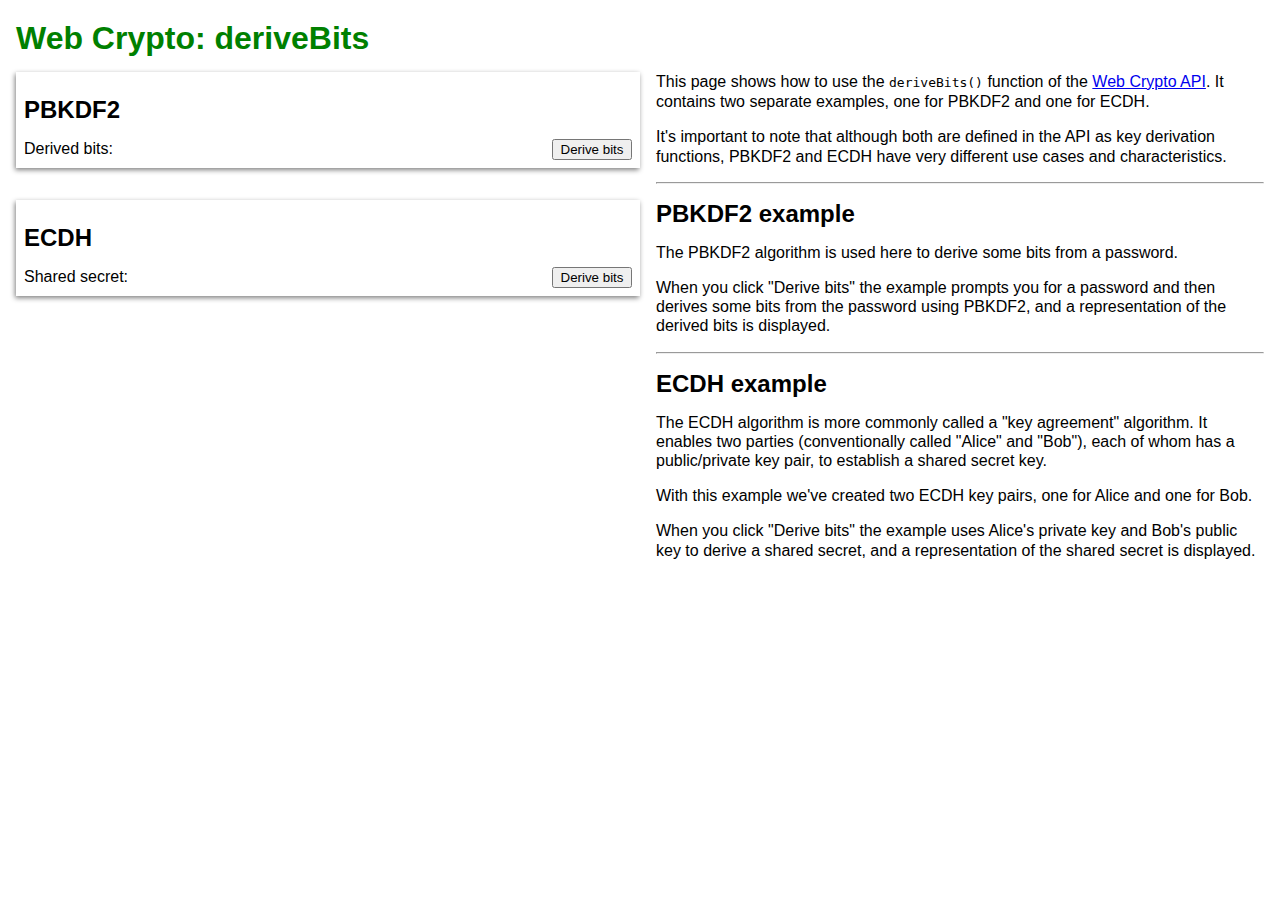
<file: derive-bits/index.html>
<!DOCTYPE html>
<html>
  <head>
    <meta charset="utf-8">
    <title>Web Crypto API example</title>
    <link rel="stylesheet" href="style.css">
  </head>

  <body>
    <main>
      <h1>Web Crypto: deriveBits</h1>

      <section class="description">
        <p>This page shows how to use the <code>deriveBits()</code> function of the <a href="https://developer.mozilla.org/en-US/docs/Web/API/Web_Crypto_API">Web Crypto API</a>. It contains two separate examples, one for PBKDF2 and one for ECDH.</p>

        <p>It's important to note that although both are defined in the API as key derivation functions, PBKDF2 and ECDH have very different use cases and characteristics.</p>

        <hr/>
        <h2>PBKDF2 example</h2>
        <p>The PBKDF2 algorithm is used here to derive some bits from a password.</p>
        <p>When you click "Derive bits" the example prompts you for a password and then derives some bits from the password using PBKDF2, and a representation of the derived bits is displayed.</p>

        <hr/>
        <h2>ECDH example</h2>
        <p>The ECDH algorithm is more commonly called a "key agreement" algorithm. It enables two parties (conventionally called "Alice" and "Bob"), each of whom has a public/private key pair, to establish a shared secret key.</p>
        <p>With this example we've created two ECDH key pairs, one for Alice and one for Bob.</p>
        <p>When you click "Derive bits" the example uses Alice's private key and Bob's public key to derive a shared secret, and a representation of the shared secret is displayed.</p>

      </section>

      <section class="examples">

        <section class="derive-bits pbkdf2">
          <h2>PBKDF2</h2>
          <section class="derive-bits-controls">
            <div class="derived-bits">Derived bits:<span class="derived-bits-value"></span></div>
            <input class="derive-bits-button" type="button" value="Derive bits">
          </section>
        </section>

        <section class="derive-bits ecdh">
          <h2>ECDH</h2>
          <section class="derive-bits-controls">
            <div class="derived-bits">Shared secret:<span class="derived-bits-value"></span></div>
            <input class="derive-bits-button" type="button" value="Derive bits">
          </section>
        </section>

      </section>
    </main>

  </body>
  <script src="pbkdf2.js"></script>
  <script src="ecdh.js"></script>
</html>
</file>
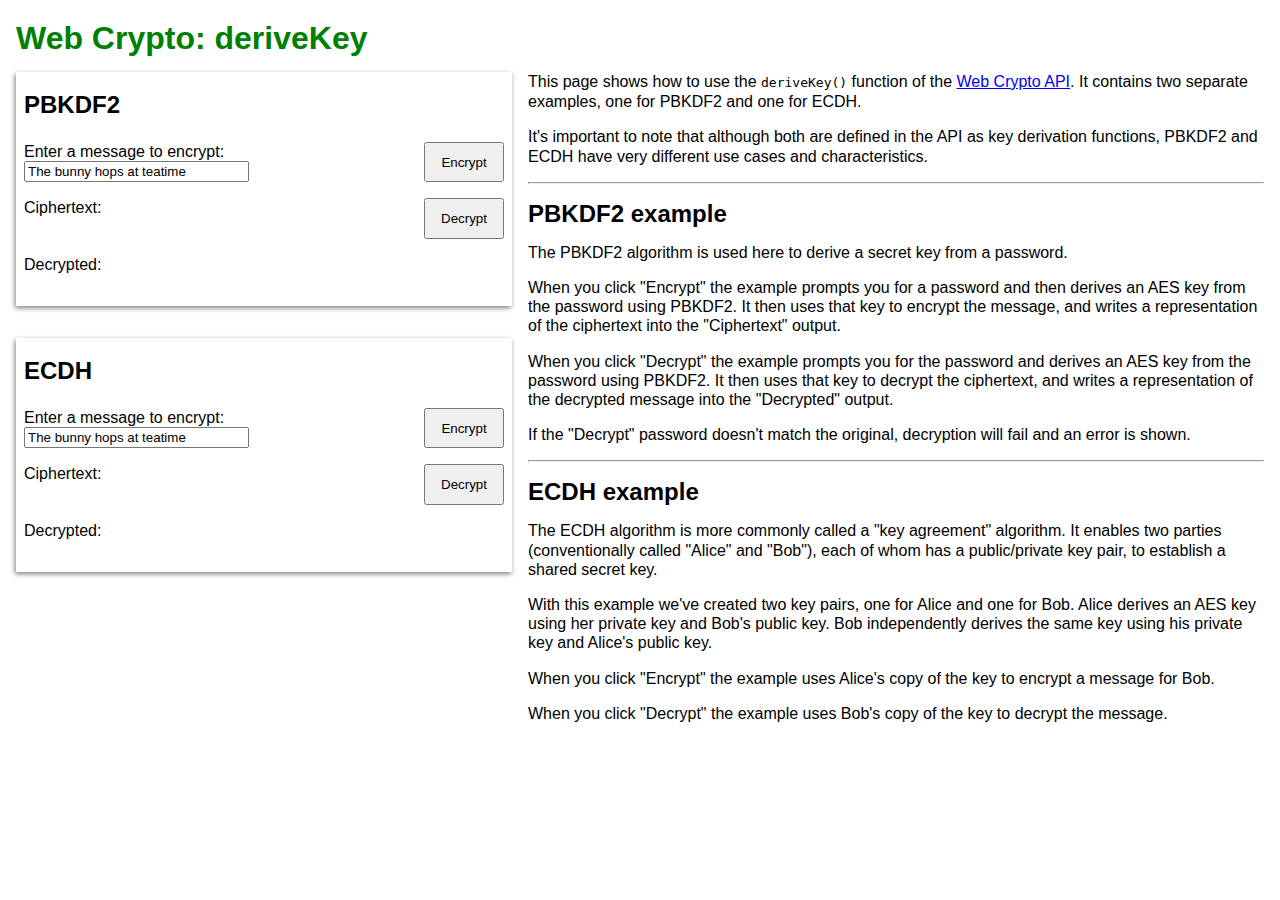
<file: derive-key/index.html>
<!DOCTYPE html>
<html>
  <head>
    <meta charset="utf-8">
    <title>Web Crypto API example</title>
    <link rel="stylesheet" href="style.css">
  </head>

  <body>
    <main>
      <h1>Web Crypto: deriveKey</h1>

      <section class="description">
        <p>This page shows how to use the <code>deriveKey()</code> function of the <a href="https://developer.mozilla.org/en-US/docs/Web/API/Web_Crypto_API">Web Crypto API</a>. It contains two separate examples, one for PBKDF2 and one for ECDH.</p>

        <p>It's important to note that although both are defined in the API as key derivation functions, PBKDF2 and ECDH have very different use cases and characteristics.</p>

        <hr/>
        <h2>PBKDF2 example</h2>
        <p>The PBKDF2 algorithm is used here to derive a secret key from a password.</p>

        <p>When you click "Encrypt" the example prompts you for a password and then derives an AES key from the password using PBKDF2. It then uses that key to encrypt the message, and writes a representation of the ciphertext into the "Ciphertext" output.</p>

        <p>When you click "Decrypt" the example prompts you for the password and derives an AES key from the password using PBKDF2. It then uses that key to decrypt the ciphertext, and writes a representation of the decrypted message into the "Decrypted" output.</p>

        <p>If the "Decrypt" password doesn't match the original, decryption will fail and an error is shown.</p>

        <hr/>
        <h2>ECDH example</h2>
        <p>The ECDH algorithm is more commonly called a "key agreement" algorithm. It enables two parties (conventionally called "Alice" and "Bob"), each of whom has a public/private key pair, to establish a shared secret key.</p>

        <p>With this example we've created two key pairs, one for Alice and one for Bob. Alice derives an AES key using her private key and Bob's public key. Bob independently derives the same key using his private key and Alice's public key.</p>

        <p>When you click "Encrypt" the example uses Alice's copy of the key to encrypt a message for Bob.</p>

        <p>When you click "Decrypt" the example uses Bob's copy of the key to decrypt the message.</p>

      </section>

      <section class="examples">
        <section class="derive-key pbkdf2">
          <h2>PBKDF2</h2>
          <section class="derive-key-controls">
            <div class="message-control">
              <label for="pbkdf2-message">Enter a message to encrypt:</label>
              <input type="text" id="pbkdf2-message" name="message" size="25"
                     value="The bunny hops at teatime">
            </div>
            <div class="ciphertext">Ciphertext:<span class="ciphertext-value"></span></div>
            <div class="decrypted">Decrypted:<span class="decrypted-value"></span></div>

            <input class="encrypt-button" type="button" value="Encrypt">
            <input class="decrypt-button" type="button" value="Decrypt">

          </section>
        </section>

        <section class="derive-key ecdh">
          <h2>ECDH</h2>
          <section class="derive-key-controls">
            <div class="message-control">
              <label for="ecdh-message">Enter a message to encrypt:</label>
              <input type="text" id="ecdh-message" name="message" size="25"
                     value="The bunny hops at teatime">
            </div>
            <div class="ciphertext">Ciphertext:<span class="ciphertext-value"></span></div>
            <div class="decrypted">Decrypted:<span class="decrypted-value"></span></div>

            <input class="encrypt-button" type="button" value="Encrypt">
            <input class="decrypt-button" type="button" value="Decrypt">

          </section>
        </section>

      </section>
    </main>

  </body>
  <script src="ecdh.js"></script>
  <script src="pbkdf2.js"></script>
</html>
</file>
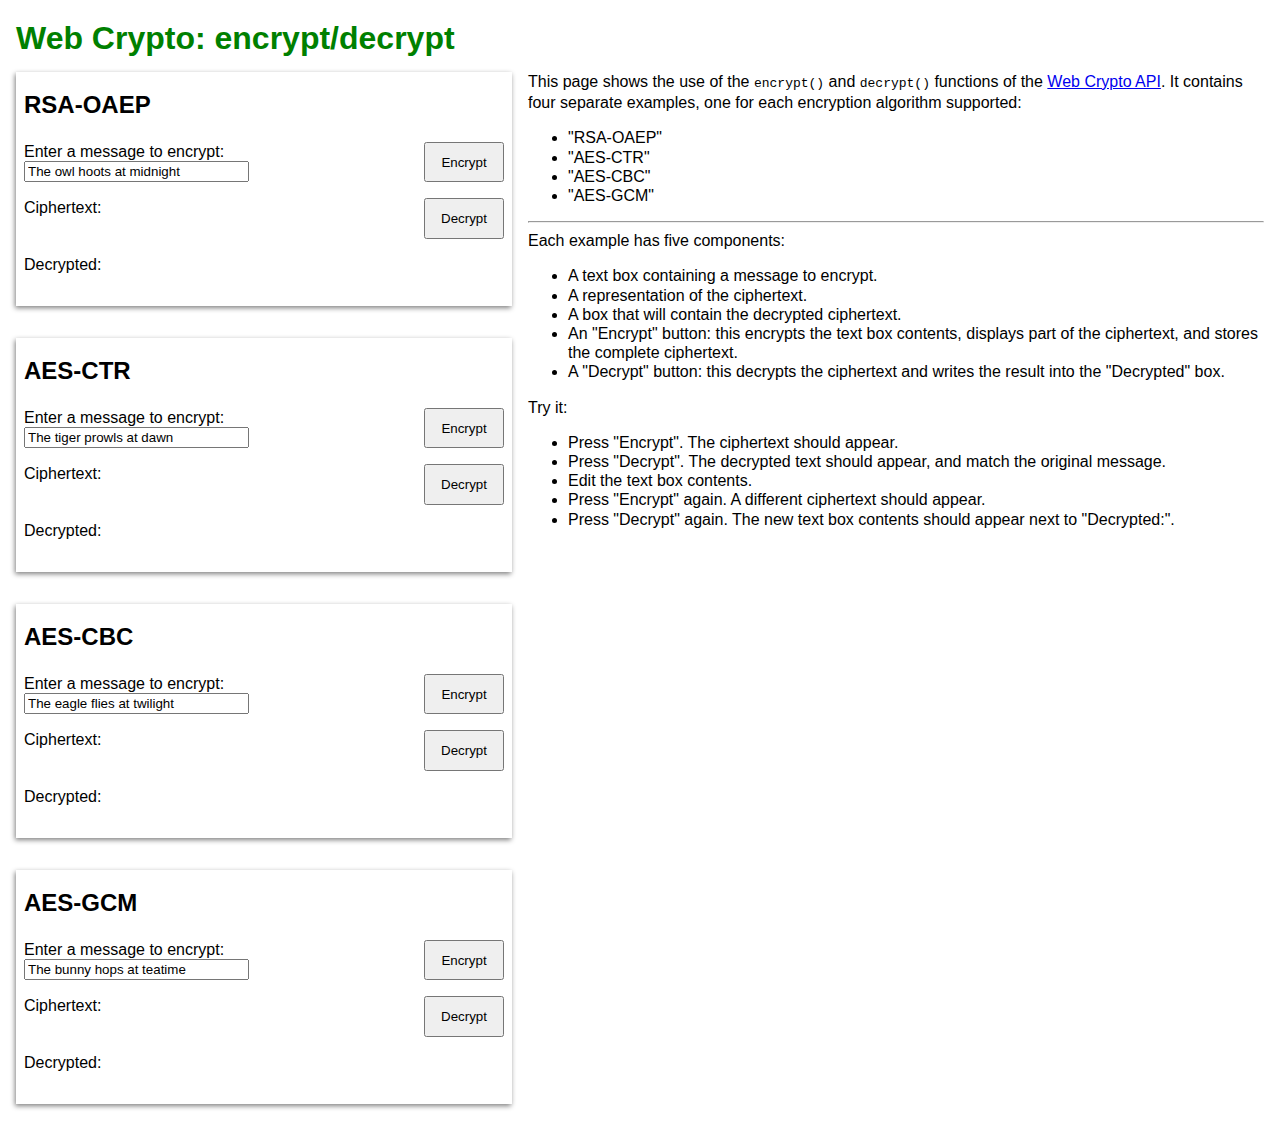
<file: encrypt-decrypt/index.html>
<!DOCTYPE html>
<html>
  <head>
    <meta charset="utf-8">
    <title>Web Crypto API example</title>
    <link rel="stylesheet" href="style.css">
  </head>

  <body>
    <main>
      <h1>Web Crypto: encrypt/decrypt</h1>

      <section class="description">
        <p>This page shows the use of the <code>encrypt()</code> and <code>decrypt()</code> functions of the <a href="https://developer.mozilla.org/en-US/docs/Web/API/Web_Crypto_API">Web Crypto API</a>. It contains four separate examples, one for each encryption algorithm supported:</p>
        <ul>
          <li>"RSA-OAEP"</li>
          <li>"AES-CTR"</li>
          <li>"AES-CBC"</li>
          <li>"AES-GCM"</li>
        </ul>
        <hr/>
        <p>Each example has five components:</p>
        <ul>
          <li>A text box containing a message to encrypt.</li>
          <li>A representation of the ciphertext.</li>
          <li>A box that will contain the decrypted ciphertext.</li>
          <li>An "Encrypt" button: this encrypts the text box contents, displays part of the ciphertext, and stores the complete ciphertext.</li>
          <li>A "Decrypt" button: this decrypts the ciphertext and writes the result into the "Decrypted" box.</li>
        </ul>
        <p>Try it:</p>
        <ul>
          <li>Press "Encrypt". The ciphertext should appear.</li>
          <li>Press "Decrypt". The decrypted text should appear, and match the original message.</li>
          <li>Edit the text box contents.</li>
          <li>Press "Encrypt" again. A different ciphertext should appear.</li>
          <li>Press "Decrypt" again. The new text box contents should appear next to "Decrypted:".</li>
        </ul>
      </section>

      <section class="examples">
        <section class="encrypt-decrypt rsa-oaep">
          <h2 class="encrypt-decrypt-heading">RSA-OAEP</h2>
          <section class="encrypt-decrypt-controls">
            <div class="message-control">
              <label for="rsa-oaep-message">Enter a message to encrypt:</label>
              <input type="text" id="rsa-oaep-message" name="message" size="25"
                     value="The owl hoots at midnight">
            </div>
            <div class="ciphertext">Ciphertext:<span class="ciphertext-value"></span></div>
            <div class="decrypted">Decrypted:<span class="decrypted-value"></span></div>
            <input class="encrypt-button" type="button" value="Encrypt">
            <input class="decrypt-button" type="button" value="Decrypt">
          </section>
        </section>

        <section class="encrypt-decrypt aes-ctr">
          <h2 class="encrypt-decrypt-heading">AES-CTR</h2>
          <section class="encrypt-decrypt-controls">
            <div class="message-control">
              <label for="aes-ctr-message">Enter a message to encrypt:</label>
              <input type="text" id="aes-ctr-message" name="message" size="25"
                     value="The tiger prowls at dawn">
            </div>
            <div class="ciphertext">Ciphertext:<span class="ciphertext-value"></span></div>
            <div class="decrypted">Decrypted:<span class="decrypted-value"></span></div>
            <input class="encrypt-button" type="button" value="Encrypt">
            <input class="decrypt-button" type="button" value="Decrypt">
          </section>
        </section>

        <section class="encrypt-decrypt aes-cbc">
          <h2 class="encrypt-decrypt-heading">AES-CBC</h2>
          <section class="encrypt-decrypt-controls">
            <div class="message-control">
              <label for="aes-cbc-message">Enter a message to encrypt:</label>
              <input type="text" id="aes-cbc-message" name="message" size="25"
                     value="The eagle flies at twilight">
            </div>
            <div class="ciphertext">Ciphertext:<span class="ciphertext-value"></span></div>
            <div class="decrypted">Decrypted:<span class="decrypted-value"></span></div>
            <input class="encrypt-button" type="button" value="Encrypt">
            <input class="decrypt-button" type="button" value="Decrypt">
          </section>
        </section>

        <section class="encrypt-decrypt aes-gcm">
          <h2 class="encrypt-decrypt-heading">AES-GCM</h2>
          <section class="encrypt-decrypt-controls">
            <div class="message-control">
              <label for="aes-gcm-message">Enter a message to encrypt:</label>
              <input type="text" id="aes-gcm-message" name="message" size="25"
                     value="The bunny hops at teatime">
            </div>
            <div class="ciphertext">Ciphertext:<span class="ciphertext-value"></span></div>
            <div class="decrypted">Decrypted:<span class="decrypted-value"></span></div>
            <input class="encrypt-button" type="button" value="Encrypt">
            <input class="decrypt-button" type="button" value="Decrypt">
          </section>
        </section>

      </section>
    </main>

  </body>
  <script src="rsa-oaep.js"></script>
  <script src="aes-cbc.js"></script>
  <script src="aes-ctr.js"></script>
  <script src="aes-gcm.js"></script>
</html>
</file>
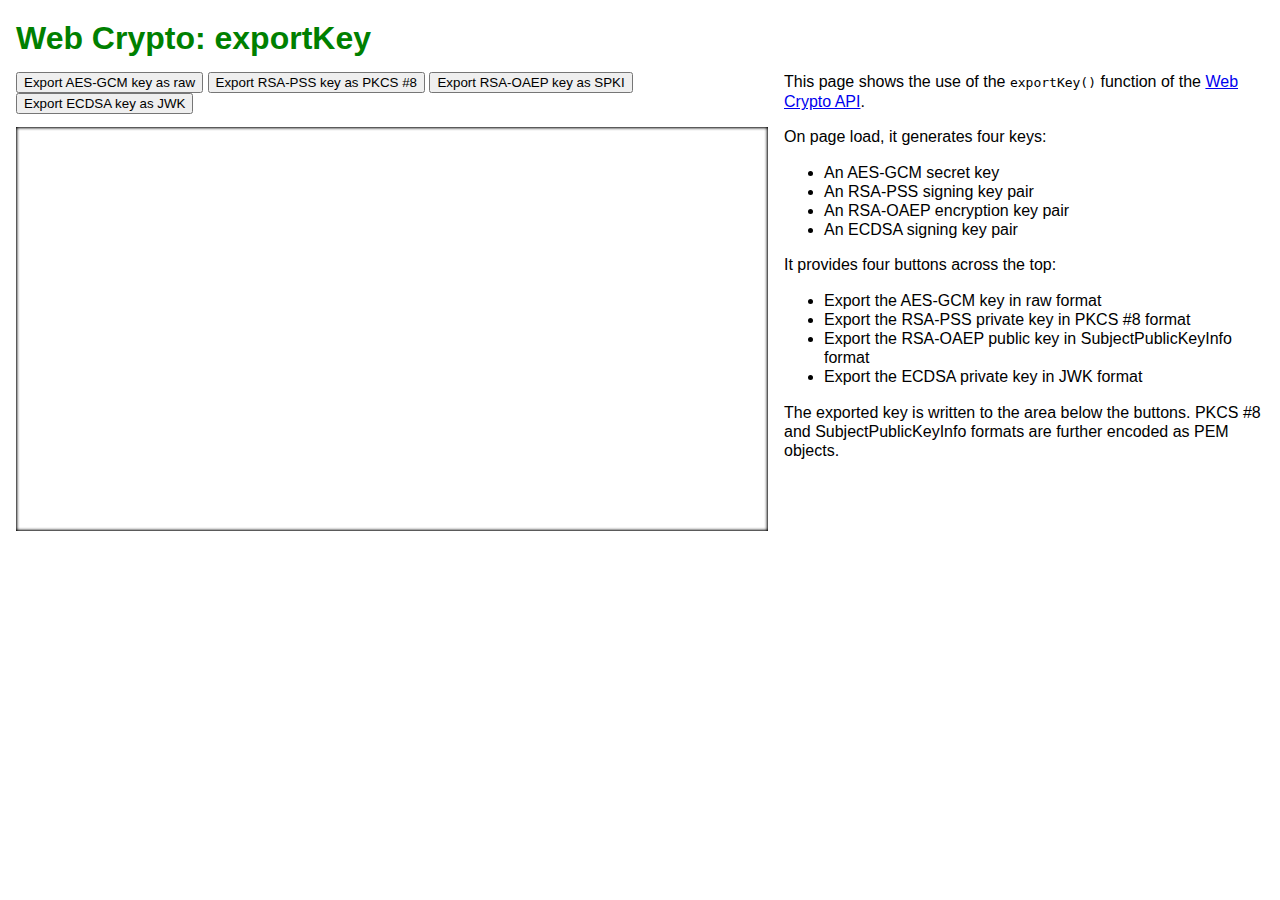
<file: export-key/index.html>
<!DOCTYPE html>
<html>
  <head>
    <meta charset="utf-8">
    <title>Web Crypto API example</title>
    <link rel="stylesheet" href="style.css">
  </head>

  <body>
    <main>
      <h1>Web Crypto: exportKey</h1>

      <section class="description">
        <p>This page shows the use of the <code>exportKey()</code> function of the <a href="https://developer.mozilla.org/en-US/docs/Web/API/Web_Crypto_API">Web Crypto API</a>.</p>
        <p>On page load, it generates four keys:</p>
        <ul>
          <li>An AES-GCM secret key</li>
          <li>An RSA-PSS signing key pair</li>
          <li>An RSA-OAEP encryption key pair</li>
          <li>An ECDSA signing key pair</li>
        </ul>
        <p>It provides four buttons across the top:</p>
        <ul>
          <li>Export the AES-GCM key in raw format</li>
          <li>Export the RSA-PSS private key in PKCS #8 format</li>
          <li>Export the RSA-OAEP public key in SubjectPublicKeyInfo format</li>
          <li>Export the ECDSA private key in JWK format</li>
        </ul>
        <p>The exported key is written to the area below the buttons. PKCS #8 and SubjectPublicKeyInfo formats are further encoded as PEM objects.</p>
      </section>

      <section class="examples">
        <section class="buttons">
          <input class="raw export-key-button" type="button" value="Export AES-GCM key as raw">
          <input class="pkcs8 export-key-button" type="button" value="Export RSA-PSS key as PKCS #8">
          <input class="spki export-key-button" type="button" value="Export RSA-OAEP key as SPKI">
          <input class="jwk export-key-button" type="button" value="Export ECDSA key as JWK">
        </section>
        <section class="output">
          <pre class="exported-key"></pre>
        </section>
      </section>

    </main>

  </body>
  <script src="raw.js"></script>
  <script src="pkcs8.js"></script>
  <script src="spki.js"></script>
  <script src="jwk.js"></script>
</html>
</file>
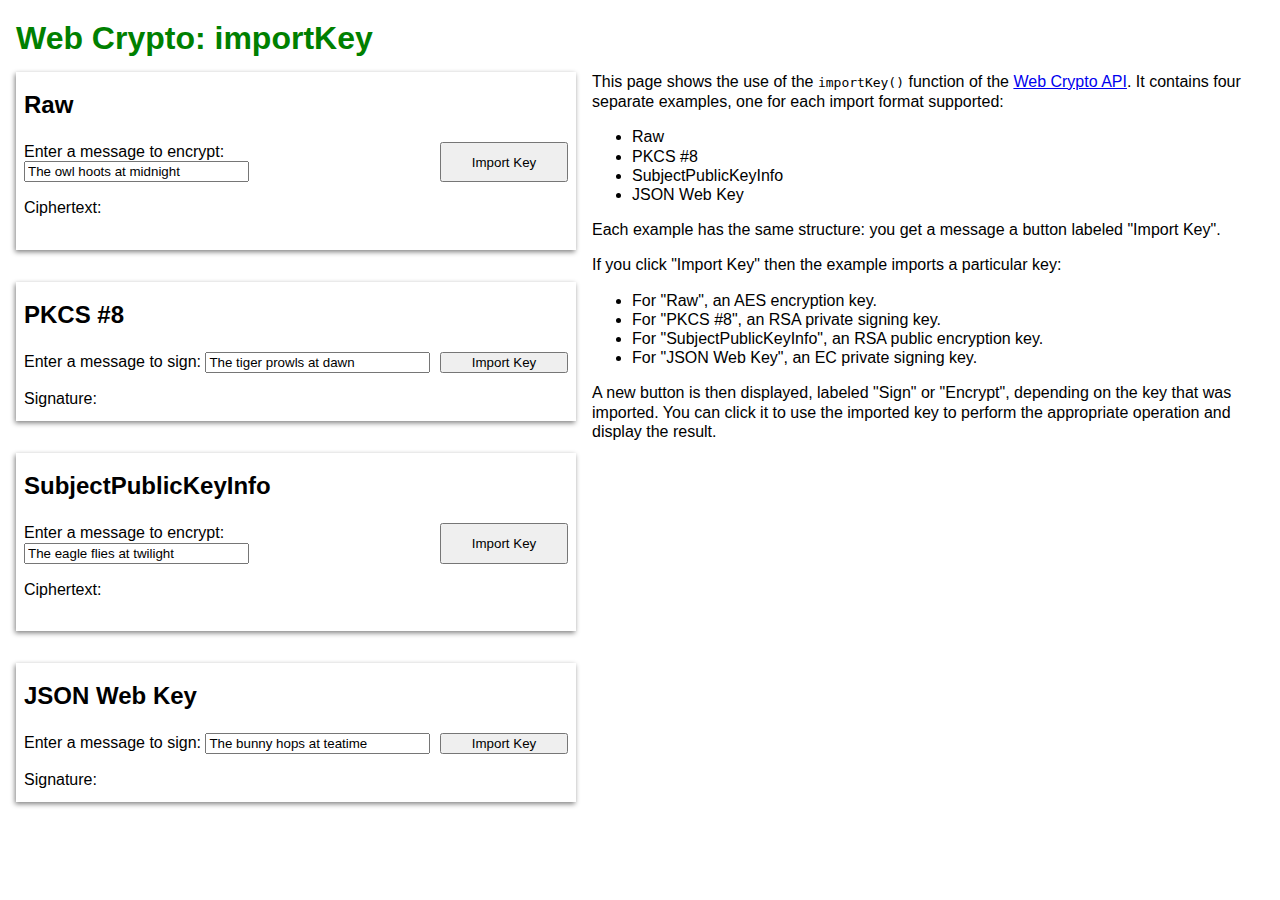
<file: import-key/index.html>
<!DOCTYPE html>
<html>
  <head>
    <meta charset="utf-8">
    <title>Web Crypto API example</title>
    <link rel="stylesheet" href="style.css">
  </head>

  <body>
    <main>
      <h1>Web Crypto: importKey</h1>

      <section class="description">
        <p>This page shows the use of the <code>importKey()</code> function of the <a href="https://developer.mozilla.org/en-US/docs/Web/API/Web_Crypto_API">Web Crypto API</a>. It contains four separate examples, one for each import format supported:</p>
        <ul>
          <li>Raw</li>
          <li>PKCS #8</li>
          <li>SubjectPublicKeyInfo</li>
          <li>JSON Web Key</li>
        </ul>
        <p>Each example has the same structure: you get a message a button labeled "Import Key".</p>
        <p>If you click "Import Key" then the example imports a particular key:</p>
        <ul>
          <li>For "Raw", an AES encryption key.</li>
          <li>For "PKCS #8", an RSA private signing key.</li>
          <li>For "SubjectPublicKeyInfo", an RSA public encryption key.</li>
          <li>For "JSON Web Key", an EC private signing key.</li>
        </ul>
        <p>A new button is then displayed, labeled "Sign" or "Encrypt", depending on the key that was imported. You can click it to use the imported key to perform the appropriate operation and display the result.</p>
      </section>

      <section class="examples">

        <section class="import-key raw">
          <h2 class="import-key-heading">Raw</h2>
          <section class="import-key-controls">
            <div class="message-control">
              <label for="raw-message">Enter a message to encrypt:</label>
              <input type="text" id="raw-message" name="message" size="25"
                     value="The owl hoots at midnight">
            </div>
            <div class="ciphertext">Ciphertext:<span class="ciphertext-value"></span></div>
            <input class="import-key-button" type="button" value="Import Key">
            <input class="encrypt-button hidden" type="button" value="Encrypt" disabled>
          </section>
        </section>

        <section class="import-key pkcs8">
          <h2 class="import-key-heading">PKCS #8</h2>
          <section class="import-key-controls">
            <div class="message-control">
              <label for="pkcs8-message">Enter a message to sign:</label>
              <input type="text" id="pkcs8-message" name="message" size="25"
                     value="The tiger prowls at dawn">
            </div>
            <div class="signature">Signature:<span class="signature-value"></span></div>
            <input class="import-key-button" type="button" value="Import Key">
            <input class="sign-button hidden" type="button" value="Sign" disabled>
          </section>
        </section>

        <section class="import-key spki">
          <h2 class="import-key-heading">SubjectPublicKeyInfo</h2>
          <section class="import-key-controls">
            <div class="message-control">
              <label for="spki-message">Enter a message to encrypt:</label>
              <input type="text" id="spki-message" name="message" size="25"
                     value="The eagle flies at twilight">
            </div>
            <div class="ciphertext">Ciphertext:<span class="ciphertext-value"></span></div>
            <input class="import-key-button" type="button" value="Import Key">
            <input class="encrypt-button hidden" type="button" value="Encrypt" disabled>
          </section>
        </section>

        <section class="import-key jwk">
          <h2 class="import-key-heading">JSON Web Key</h2>
          <section class="import-key-controls">
            <div class="message-control">
              <label for="jwk-message">Enter a message to sign:</label>
              <input type="text" id="jwk-message" name="message" size="25"
                     value="The bunny hops at teatime">
            </div>
            <div class="signature">Signature:<span class="signature-value"></span></div>
            <input class="import-key-button" type="button" value="Import Key">
            <input class="sign-button hidden" type="button" value="Sign" disabled>
          </section>
        </section>

      </section>
    </main>

  </body>
  <script src="raw.js"></script>
  <script src="pkcs8.js"></script>
  <script src="spki.js"></script>
  <script src="jwk.js"></script>
</html>
</file>
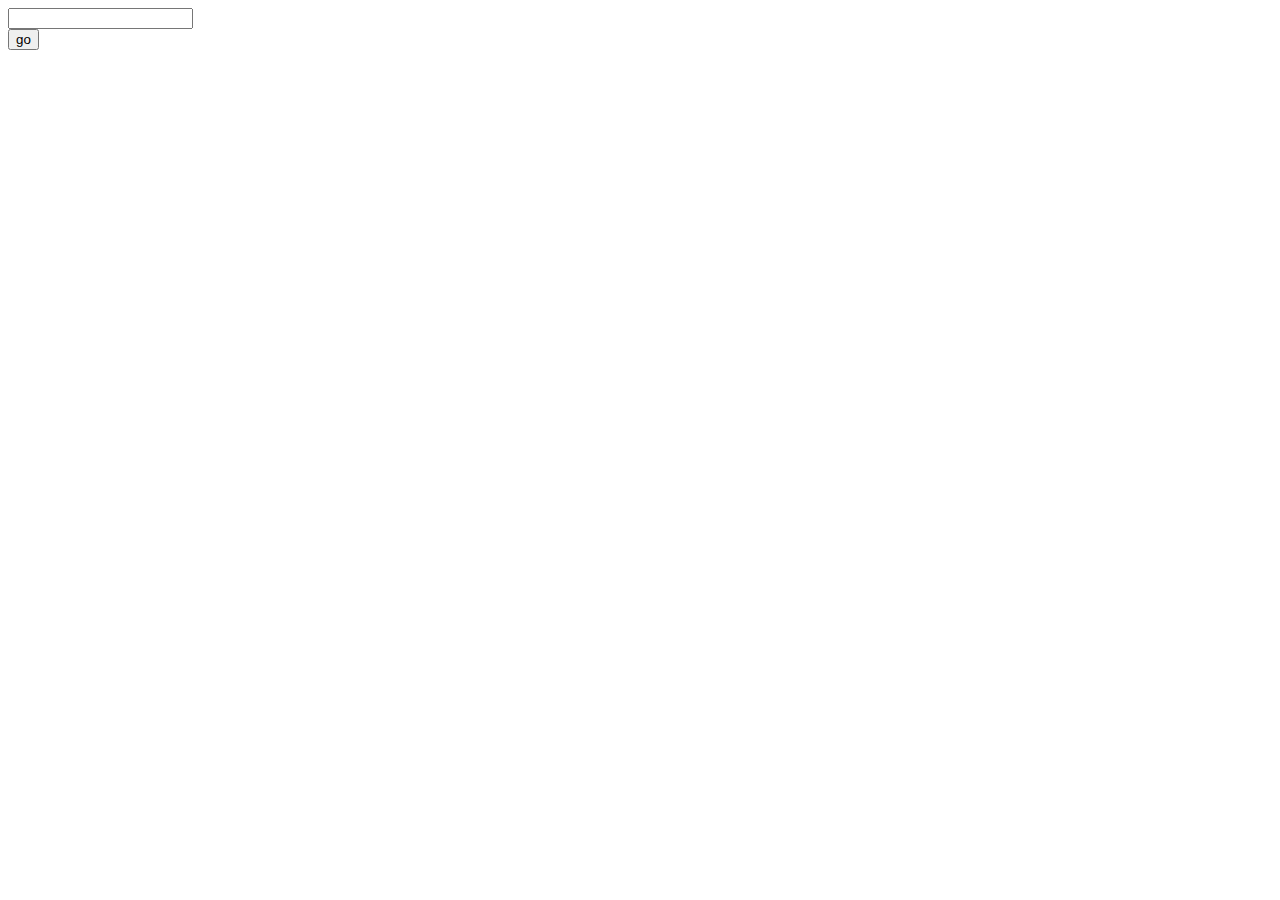
<file: md5/index.html>
<html style="height: calc(100vh);"><head>
<!--     <script>
        if ('serviceWorker' in navigator) {
            navigator.serviceWorker.register('sw.js').catch(function(error) {
                console.error(error);
            });
        }
    </script> -->
    <script>
        const $ = (e) => {
            return document.querySelector(e);
        }
        const rootElement = document.querySelector("html");
        const viewPortH = rootElement.getBoundingClientRect().height;
        const windowH = window.innerHeight;
        const browserUiBarsH = viewPortH - windowH;
        rootElement.style.height = `calc(100vh - ${browserUiBarsH}px)`;
    </script> 
    <script src="md5.js" preload></script>
    <!--<link rel='manifest' href='manifest.json'>-->
    <meta charset="UTF-8">
    <meta http-equiv="X-UA-Compatible" content="IE=edge">
    <meta name="viewport" content="width=device-width, initial-scale=1, minimum-scale=1, user-scalable=no">
    <!-- <link rel="shortcut icon" type="image/x-icon" href="/favicon.ico"> -->
    <!-- <link rel="apple-touch-icon" sizes="180x180" href="/apple-touch-icon.png"> -->
    <!-- <link rel="icon" type="image/png" sizes="32x32" href="/favicon-32x32.png"> -->
    <!-- <link rel="icon" type="image/png" sizes="16x16" href="/favicon-16x16.png"> -->
    <!--    <link rel="manifest" href="site.webmanifest">-->
    <!-- <link rel="mask-icon" color="#595959" href="/safari-pinned-tab.svg"> -->
    <meta name="msapplication-TileColor" content="#2d89ef">
    <meta name="theme-color" content="#ffffff">
    <meta name="description" content="crotel">
    <meta name="apple-mobile-web-app-capable" content="yes">
    <title>MD5</title>
    <!-- <link rel="preload" as="style" href='/font.css' type='text/css'>-->
    <!-- <link rel="stylesheet" href="/font.css"> -->
    <!--<link rel="preload" as="style" href="/style.css" type='text/css'>-->
    <!-- <link rel="stylesheet" href="/style.css"> -->
</head>

<body style="">
<section class="" id="current" style="">
    <input id="md5" type="text" name="">
<br>
<button id="md5btn">go</button>
<br>
<pre></pre>
</section>




<script>
    // function $(e){
    //     return document.querySelector(e);
    // }
$("button#md5btn").addEventListener("click",(e)=>{
    e.preventDefault();
    switch($("input#md5").value){
        case '':{
            $("pre").textContent = "undefined";
            break;
        }
        default:{
            $("input#md5").value;
            $("pre").textContent = MD5($("input#md5").value) ;
            break;
        }
    }
    // let str = $("input#md5").value === ""? undefined:($("input#md5").value;$("pre").textContent = MD5(str) ;)
})
   

</script>
</body></html>
</file>
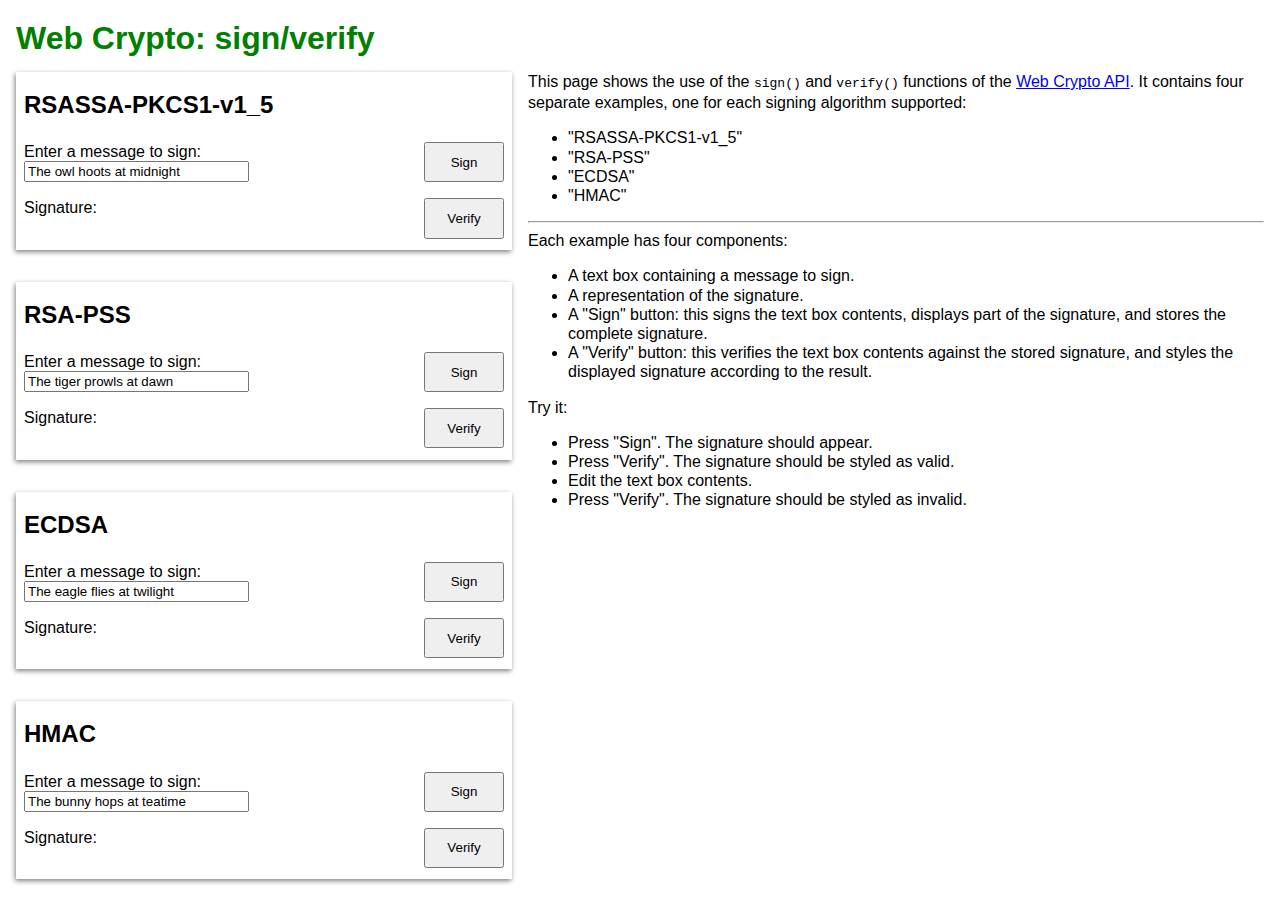
<file: sign-verify/index.html>
<!DOCTYPE html>
<html>
  <head>
    <meta charset="utf-8">
    <title>Web Crypto API example</title>
    <link rel="stylesheet" href="style.css">
  </head>

  <body>
    <main>
      <h1>Web Crypto: sign/verify</h1>

      <section class="description">
        <p>This page shows the use of the <code>sign()</code> and <code>verify()</code> functions of the <a href="https://developer.mozilla.org/en-US/docs/Web/API/Web_Crypto_API">Web Crypto API</a>. It contains four separate examples, one for each signing algorithm supported:</p>
        <ul>
          <li>"RSASSA-PKCS1-v1_5"</li>
          <li>"RSA-PSS"</li>
          <li>"ECDSA"</li>
          <li>"HMAC"</li>
        </ul>
        <hr/>
        <p>Each example has four components:</p>
        <ul>
          <li>A text box containing a message to sign.</li>
          <li>A representation of the signature.</li>
          <li>A "Sign" button: this signs the text box contents, displays part of the signature, and stores the complete signature.</li>
          <li>A "Verify" button: this verifies the text box contents against the stored signature, and styles the displayed signature according to the result.</li>
        </ul>
        <p>Try it:</p>
        <ul>
          <li>Press "Sign". The signature should appear.</li>
          <li>Press "Verify". The signature should be styled as valid.</li>
          <li>Edit the text box contents.</li>
          <li>Press "Verify". The signature should be styled as invalid.</li>
        </ul>
      </section>

      <section class="examples">
        <section class="sign-verify rsassa-pkcs1">
          <h2 class="sign-verify-heading">RSASSA-PKCS1-v1_5</h2>
          <section class="sign-verify-controls">
            <div class="message-control">
              <label for="rsassa-pkcs1-message">Enter a message to sign:</label>
              <input type="text" id="rsassa-pkcs1-message" name="message" size="25"
                     value="The owl hoots at midnight">
            </div>
            <div class="signature">Signature:<span class="signature-value"></span></div>
            <input class="sign-button" type="button" value="Sign">
            <input class="verify-button" type="button" value="Verify">
          </section>
        </section>

        <section class="sign-verify rsa-pss">
          <h2 class="sign-verify-heading">RSA-PSS</h2>
          <section class="sign-verify-controls">
            <div class="message-control">
              <label for="rsa-pss-message">Enter a message to sign:</label>
              <input type="text" id="rsa-pss-message" name="message" size="25"
                     value="The tiger prowls at dawn">
            </div>
            <div class="signature">Signature:<span class="signature-value"></span></div>
            <input class="sign-button" type="button" value="Sign">
            <input class="verify-button" type="button" value="Verify">
          </section>
        </section>

        <section class="sign-verify ecdsa">
          <h2 class="sign-verify-heading">ECDSA</h2>
          <section class="sign-verify-controls">
            <div class="message-control">
              <label for="ecdsa-message">Enter a message to sign:</label>
              <input type="text" id="ecdsa-message" name="message" size="25"
                     value="The eagle flies at twilight">
            </div>
            <div class="signature">Signature:<span class="signature-value"></span></div>
            <input class="sign-button" type="button" value="Sign">
            <input class="verify-button" type="button" value="Verify">
          </section>
        </section>

        <section class="sign-verify hmac">
          <h2 class="sign-verify-heading">HMAC</h2>
          <section class="sign-verify-controls">
            <div class="message-control">
              <label for="hmac-message">Enter a message to sign:</label>
              <input type="text" id="hmac-message" name="message" size="25"
                     value="The bunny hops at teatime">
            </div>
            <div class="signature">Signature:<span class="signature-value"></span></div>
            <input class="sign-button" type="button" value="Sign">
            <input class="verify-button" type="button" value="Verify">
          </section>
        </section>
      </section>
    </main>

  </body>
  <script src="rsassa-pkcs1.js"></script>
  <script src="rsa-pss.js"></script>
  <script src="ecdsa.js"></script>
  <script src="hmac.js"></script>
</html>
</file>
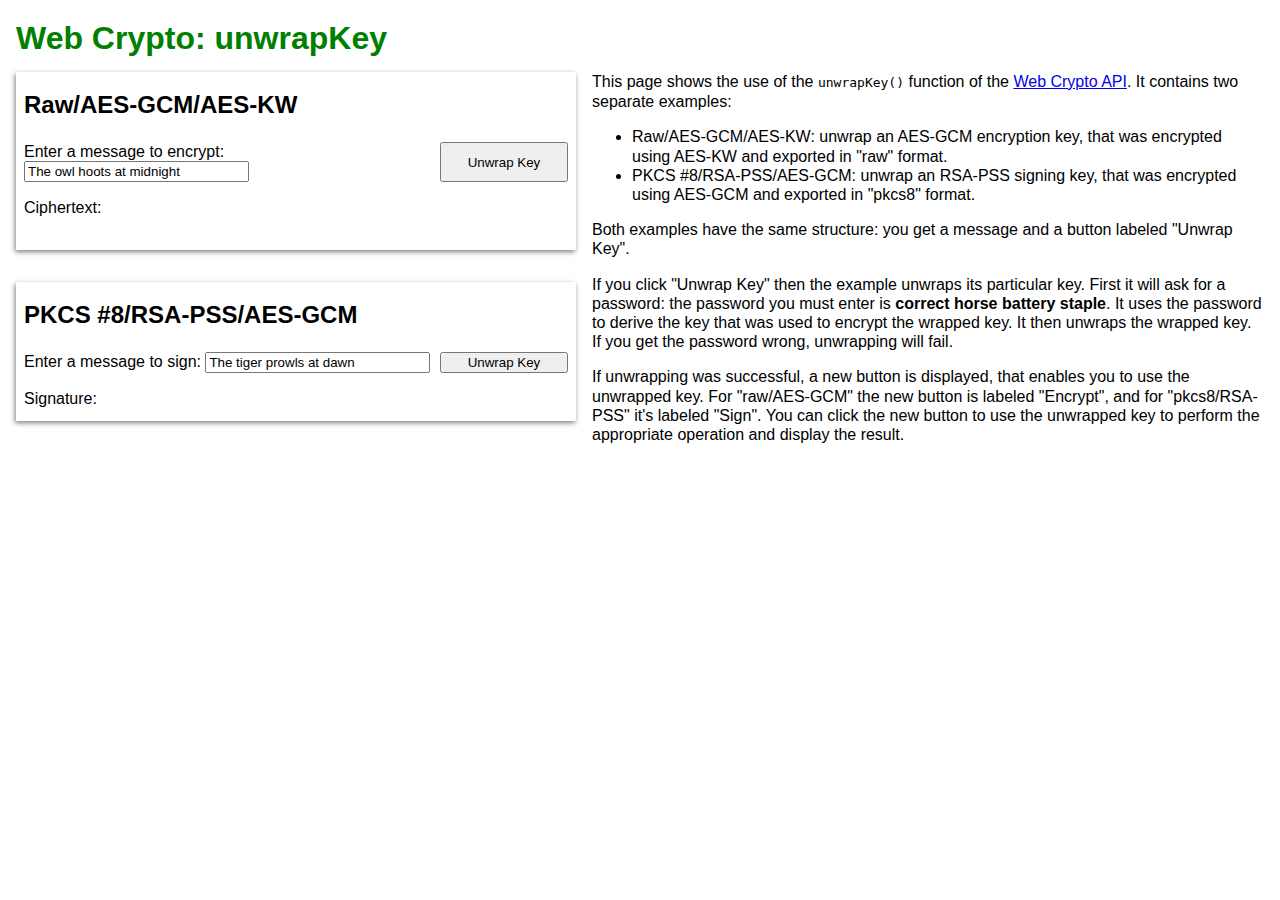
<file: unwrap-key/index.html>
<!DOCTYPE html>
<html>
  <head>
    <meta charset="utf-8">
    <title>Web Crypto API example</title>
    <link rel="stylesheet" href="style.css">
  </head>

  <body>
    <main>
      <h1>Web Crypto: unwrapKey</h1>

      <section class="description">
        <p>This page shows the use of the <code>unwrapKey()</code> function of the <a href="https://developer.mozilla.org/en-US/docs/Web/API/Web_Crypto_API">Web Crypto API</a>. It contains two separate examples:</p>
        <ul>
          <li>Raw/AES-GCM/AES-KW: unwrap an AES-GCM encryption key, that was encrypted using AES-KW and exported in "raw" format.</li>
          <li>PKCS #8/RSA-PSS/AES-GCM:  unwrap an RSA-PSS signing key, that was encrypted using AES-GCM and exported in "pkcs8" format.</li>
        </ul>
        <p>Both examples have the same structure: you get a message and a button labeled "Unwrap Key".</p>
        <p>If you click "Unwrap Key" then the example unwraps its particular key. First it will ask for a password: the password you must enter is <strong>correct horse battery staple</strong>. It uses the password to derive the key that was used to encrypt the wrapped key. It then unwraps the wrapped key. If you get the password wrong, unwrapping will fail.</p>
        <p>If unwrapping was successful, a new button is displayed, that enables you to use the unwrapped key. For "raw/AES-GCM" the new button is labeled "Encrypt", and for "pkcs8/RSA-PSS" it's labeled "Sign". You can click the new button to use the unwrapped key to perform the appropriate operation and display the result.</p>
      </section>

      <section class="examples">

        <section class="unwrap-key raw">
          <h2 class="unwrap-key-heading">Raw/AES-GCM/AES-KW</h2>
          <section class="unwrap-key-controls">
            <div class="message-control">
              <label for="raw-message">Enter a message to encrypt:</label>
              <input type="text" id="raw-message" name="message" size="25"
                     value="The owl hoots at midnight">
            </div>
            <div class="ciphertext">Ciphertext:<span class="ciphertext-value"></span></div>
            <input class="unwrap-key-button" type="button" value="Unwrap Key">
            <input class="encrypt-button hidden" type="button" value="Encrypt" disabled>
          </section>
        </section>

        <section class="unwrap-key pkcs8">
          <h2 class="unwrap-key-heading">PKCS #8/RSA-PSS/AES-GCM</h2>
          <section class="unwrap-key-controls">
            <div class="message-control">
              <label for="pkcs8-message">Enter a message to sign:</label>
              <input type="text" id="pkcs8-message" name="message" size="25"
                     value="The tiger prowls at dawn">
            </div>
            <div class="signature">Signature:<span class="signature-value"></span></div>
            <input class="unwrap-key-button" type="button" value="Unwrap Key">
            <input class="sign-button hidden" type="button" value="Sign" disabled>
          </section>
        </section>

      </section>
    </main>

  </body>
  <script src="raw.js"></script>
  <script src="pkcs8.js"></script>
</html>
</file>
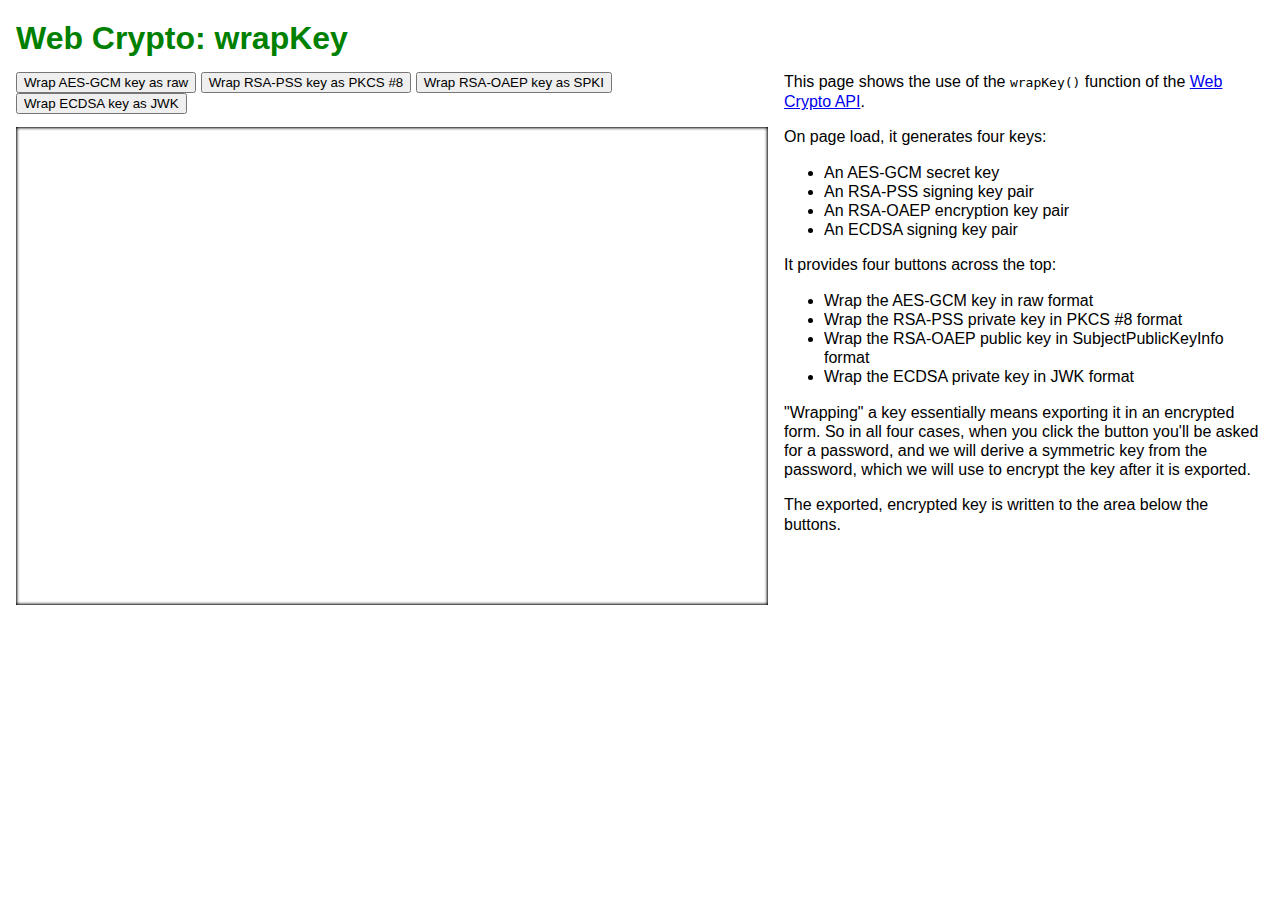
<file: wrap-key/index.html>
<!DOCTYPE html>
<html>
  <head>
    <meta charset="utf-8">
    <title>Web Crypto API example</title>
    <link rel="stylesheet" href="style.css">
  </head>

  <body>
    <main>
      <h1>Web Crypto: wrapKey</h1>

      <section class="description">
        <p>This page shows the use of the <code>wrapKey()</code> function of the <a href="https://developer.mozilla.org/en-US/docs/Web/API/Web_Crypto_API">Web Crypto API</a>.</p>
        <p>On page load, it generates four keys:</p>
        <ul>
          <li>An AES-GCM secret key</li>
          <li>An RSA-PSS signing key pair</li>
          <li>An RSA-OAEP encryption key pair</li>
          <li>An ECDSA signing key pair</li>
        </ul>
        <p>It provides four buttons across the top:</p>
        <ul>
          <li>Wrap the AES-GCM key in raw format</li>
          <li>Wrap the RSA-PSS private key in PKCS #8 format</li>
          <li>Wrap the RSA-OAEP public key in SubjectPublicKeyInfo format</li>
          <li>Wrap the ECDSA private key in JWK format</li>
        </ul>
        <p>"Wrapping" a key essentially means exporting it in an encrypted form. So in all four cases, when you click the button you'll be asked for a password, and we will derive a symmetric key from the password, which we will use to encrypt the key after it is exported.</p>
        <p>The exported, encrypted key is written to the area below the buttons.</p>
      </section>

      <section class="examples">
        <section class="buttons">
          <input class="raw wrap-key-button" type="button" value="Wrap AES-GCM key as raw">
          <input class="pkcs8 wrap-key-button" type="button" value="Wrap RSA-PSS key as PKCS #8">
          <input class="spki wrap-key-button" type="button" value="Wrap RSA-OAEP key as SPKI">
          <input class="jwk wrap-key-button" type="button" value="Wrap ECDSA key as JWK">
        </section>
        <section class="output">
          <pre class="wrapped-key"></pre>
        </section>
      </section>

    </main>

  </body>
  <script src="raw.js"></script>
  <script src="pkcs8.js"></script>
  <script src="spki.js"></script>
  <script src="jwk.js"></script>
</html>
</file>
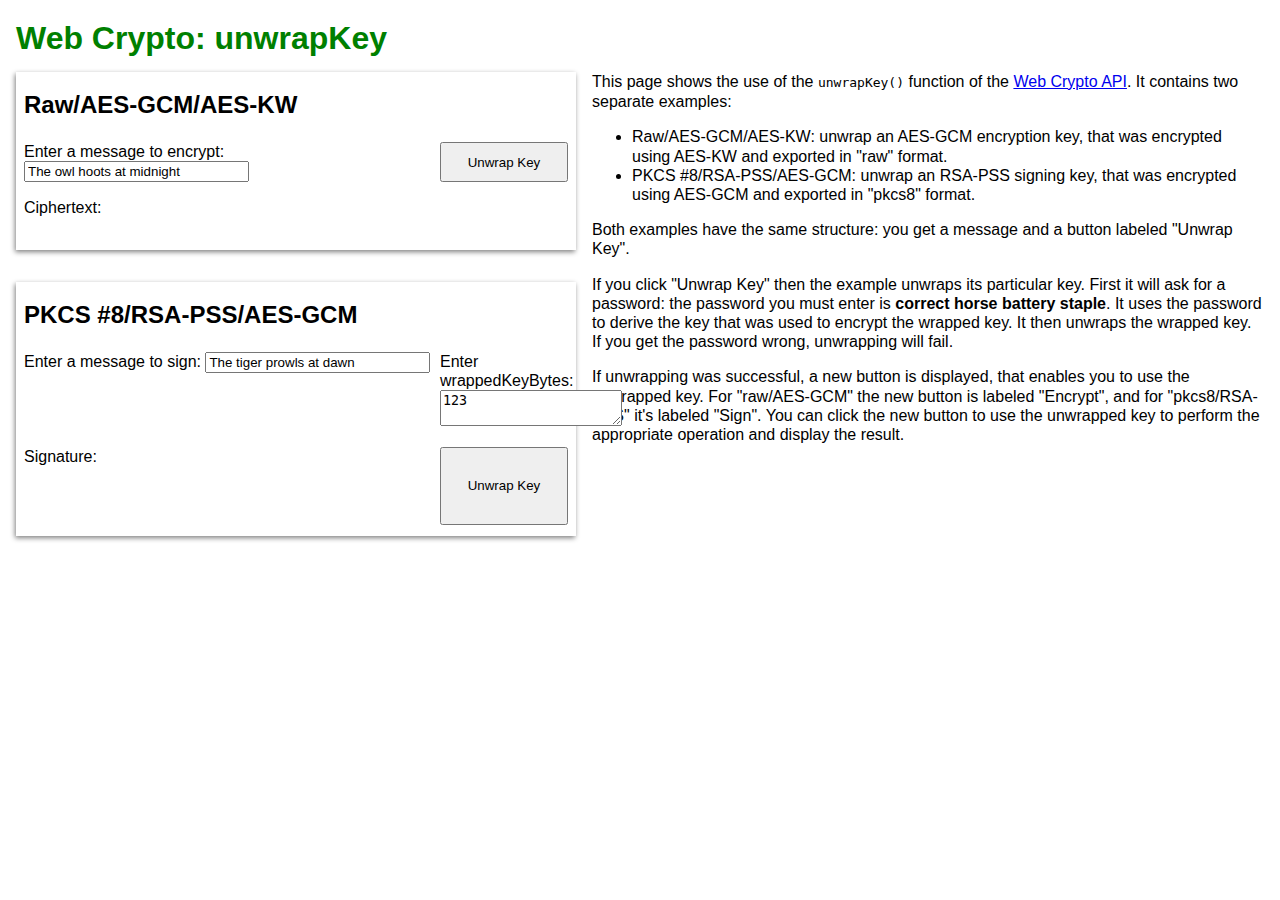
<file: unwrap-key/index_2.html>
<!DOCTYPE html>
<html>
  <head>
    <meta charset="utf-8">
    <title>Web Crypto API example</title>
    <link rel="stylesheet" href="style.css">
  </head>

  <body>
    <main>
      <h1>Web Crypto: unwrapKey</h1>

      <section class="description">
        <p>This page shows the use of the <code>unwrapKey()</code> function of the <a href="https://developer.mozilla.org/en-US/docs/Web/API/Web_Crypto_API">Web Crypto API</a>. It contains two separate examples:</p>
        <ul>
          <li>Raw/AES-GCM/AES-KW: unwrap an AES-GCM encryption key, that was encrypted using AES-KW and exported in "raw" format.</li>
          <li>PKCS #8/RSA-PSS/AES-GCM:  unwrap an RSA-PSS signing key, that was encrypted using AES-GCM and exported in "pkcs8" format.</li>
        </ul>
        <p>Both examples have the same structure: you get a message and a button labeled "Unwrap Key".</p>
        <p>If you click "Unwrap Key" then the example unwraps its particular key. First it will ask for a password: the password you must enter is <strong>correct horse battery staple</strong>. It uses the password to derive the key that was used to encrypt the wrapped key. It then unwraps the wrapped key. If you get the password wrong, unwrapping will fail.</p>
        <p>If unwrapping was successful, a new button is displayed, that enables you to use the unwrapped key. For "raw/AES-GCM" the new button is labeled "Encrypt", and for "pkcs8/RSA-PSS" it's labeled "Sign". You can click the new button to use the unwrapped key to perform the appropriate operation and display the result.</p>
      </section>

      <section class="examples">

        <section class="unwrap-key raw">
          <h2 class="unwrap-key-heading">Raw/AES-GCM/AES-KW</h2>
          <section class="unwrap-key-controls">
            <div class="message-control">
              <label for="raw-message">Enter a message to encrypt:</label>
              <input type="text" id="raw-message" name="message" size="25" value="The owl hoots at midnight">
            </div>
            <div class="ciphertext">Ciphertext:<span class="ciphertext-value"></span></div>
            <input class="unwrap-key-button" type="button" value="Unwrap Key">
            <input class="encrypt-button hidden" type="button" value="Encrypt" disabled>
          </section>
        </section>

        <section class="unwrap-key pkcs8">
          <h2 class="unwrap-key-heading">PKCS #8/RSA-PSS/AES-GCM</h2>
          <section class="unwrap-key-controls">
            <div class="message-wrappedKeyBytes">
              <label for="pkcs8-wrappedKeyBytes">Enter wrappedKeyBytes:</label>
              <textarea type="text" id="pkcs8-wrappedKeyBytes" name="wrappedKeyBytes" size="25" value="">123</textarea>
            </div>
            <div class="message-control">
              <label for="pkcs8-message">Enter a message to sign:</label>
              <input type="text" id="pkcs8-message" name="message" size="25" value="The tiger prowls at dawn">
            </div>
            <div class="signature">Signature:<span class="signature-value"></span></div>
            <input class="unwrap-key-button" type="button" value="Unwrap Key">
            <input class="sign-button hidden" type="button" value="Sign" disabled>
          </section>
        </section>

      </section>
    </main>

  </body>
  <script src="raw.js"></script>
  <script src="pkcs8.js"></script>
</html>
</file>
<file: derive-bits/style.css>
/* General setup */

* {
    box-sizing: border-box;
}

html,body {
    font-family: sans-serif;
    line-height: 1.2rem;
}

/* Layout and styles */

h1 {
    color: green;
    margin-left: .5rem;
}

.description, .derive-bits {
    margin: 0 .5rem;
}

.description > p {
    margin-top: 0;
}

.derive-bits {
    box-shadow: -1px 2px 5px gray;
    padding: .5rem;
    margin-bottom: 2rem;
}

input[type="button"] {
    width: 5rem;
}

.derived-bits-value {
    padding-left: .5rem;
    font-family: monospace;
}

/* Whole page grid */
main {
    display: grid;
    grid-template-columns: 40rem 1fr;
    grid-template-rows: 4rem 1fr;
}

h1 {
    grid-column: 1/2;
    grid-row: 1;
}

.examples {
    grid-column: 1;
    grid-row: 2;
}

.description {
    grid-column: 2;
    grid-row: 2;
}

/* derive-bits controls grid */
.derive-bits-controls {
    display: grid;
    grid-template-columns: 1fr 5rem;
    grid-template-rows: 1fr;
}

.derived-bits {
    grid-column-start: 1;
    grid-row-start: 1;
}

.derive-bits-button {
    grid-column-start: 2;
    grid-row-start: 1;
}

/* Animate output display */
.fade-in {
    animation: fadein .5s;
}

@keyframes fadein {
    from {
        opacity: 0;
    }
    to {
        opacity: 1;
    }
}
</file>
<file: derive-key/style.css>
/* General setup */

* {
    box-sizing: border-box;
}

html,body {
    font-family: sans-serif;
    line-height: 1.2rem;
}

/* Layout and styles */

h1 {
    color: green;
    margin-left: .5rem;
}

.description, .derive-key {
    margin: 0 .5rem;
}

.description > p {
    margin-top: 0;
}

.derive-key {
    box-shadow: -1px 2px 5px gray;
    padding: .2rem .5rem;
    margin-bottom: 2rem;
}

.derive-key-controls > * {
    margin: .5rem 0;
}

input[type="button"] {
    width: 5rem;
}

.ciphertext-value, .decrypted-value {
    padding-left: .5rem;
    font-family: monospace;
}

.error {
  color: red;
}

/* Whole page grid */
main {
    display: grid;
    grid-template-columns: 32rem 1fr;
    grid-template-rows: 4rem 1fr;
}

h1 {
    grid-column: 1/2;
    grid-row: 1;
}

.examples {
    grid-column: 1;
    grid-row: 2;
}

.description {
    grid-column: 2;
    grid-row: 2;
}

/* derive-key controls grid */
.derive-key-controls {
    display: grid;
    grid-template-columns: 1fr 5rem;
    grid-template-rows: 1fr 1fr 1fr;
}

.message-control {
    grid-column-start: 1;
    grid-row-start: 1;
}

.ciphertext {
    grid-column-start: 1;
    grid-row-start: 2;
}

.decrypted {
    grid-column-start: 1;
    grid-row-start: 3;
}

.encrypt-button {
    grid-column-start: 2;
    grid-row-start: 1;
}

.decrypt-button {
    grid-column-start: 2;
    grid-row-start: 2;
}

/* Animate output display */
.fade-in {
    animation: fadein .5s;
}

@keyframes fadein {
    from {
        opacity: 0;
    }
    to {
        opacity: 1;
    }
}
</file>
<file: encrypt-decrypt/style.css>
/* General setup */

* {
    box-sizing: border-box;
}

html,body {
    font-family: sans-serif;
    line-height: 1.2rem;
}

/* Layout and styles */

h1 {
    color: green;
    margin-left: .5rem;
}

.description, .encrypt-decrypt {
    margin: 0 .5rem;
}

.description > p {
    margin-top: 0;
}

.encrypt-decrypt {
    box-shadow: -1px 2px 5px gray;
    padding: .2rem .5rem;
    margin-bottom: 2rem;
}

.encrypt-decrypt-controls > * {
    margin: .5rem 0;
}

input[type="button"] {
    width: 5rem;
}

.ciphertext-value, .decrypted-value {
    padding-left: .5rem;
    font-family: monospace;
}

/* Whole page grid */
main {
    display: grid;
    grid-template-columns: 32rem 1fr;
    grid-template-rows: 4rem 1fr;
}

h1 {
    grid-column: 1/2;
    grid-row: 1;
}

.examples {
    grid-column: 1;
    grid-row: 2;
}

.description {
    grid-column: 2;
    grid-row: 2;
}

/* encrypt-decrypt controls grid */
.encrypt-decrypt-controls {
    display: grid;
    grid-template-columns: 1fr 5rem;
    grid-template-rows: 1fr 1fr 1fr;
}

.message-control {
    grid-column-start: 1;
    grid-row-start: 1;
}

.ciphertext {
    grid-column-start: 1;
    grid-row-start: 2;
}

.decrypted {
    grid-column-start: 1;
    grid-row-start: 3;
}

.encrypt-button {
    grid-column-start: 2;
    grid-row-start: 1;
}

.decrypt-button {
    grid-column-start: 2;
    grid-row-start: 2;
}

/* Animate output display */
.fade-in {
    animation: fadein .5s;
}

@keyframes fadein {
    from {
        opacity: 0;
    }
    to {
        opacity: 1;
    }
}
</file>
<file: export-key/style.css>
/* General setup */

* {
    box-sizing: border-box;
}

html,body {
    font-family: sans-serif;
    line-height: 1.2rem;
}

/* Layout and styles */

h1 {
    color: green;
    margin-left: .5rem;
}

.description, .examples {
    margin: 0 .5rem;
}

.description > p {
    margin-top: 0;
}

.output {
    box-shadow: inset 0 0 3px 1px black;
    height: 100%;
}

.exported-key {
    padding: 1em;
    white-space: pre-wrap;
    word-break: break-all;
}

/* Whole page grid */
main {
    display: grid;
    grid-template-columns: 48rem 1fr;
    grid-template-rows: 4rem 1fr;
}

h1 {
    grid-column: 1/2;
    grid-row: 1;
}

.examples {
    grid-column: 1;
    grid-row: 2;
}

.description {
    grid-column: 2;
    grid-row: 2;
}

/* Animate output display */
.fade-in {
    animation: fadein .5s;
}

@keyframes fadein {
    from {
        opacity: 0;
    }
    to {
        opacity: 1;
    }
}
</file>
<file: import-key/style.css>
/* General setup */

* {
    box-sizing: border-box;
}

html,body {
    font-family: sans-serif;
    line-height: 1.2rem;
}

/* Layout and styles */

h1 {
    color: green;
    margin-left: .5rem;
}

.description, .import-key {
    margin: 0 .5rem;
}

.description > p {
    margin-top: 0;
}

.import-key {
    box-shadow: -1px 2px 5px gray;
    padding: .2rem .5rem;
    margin-bottom: 2rem;
}

.import-key-controls > * {
    margin: .5rem 0;
}

.ciphertext-value, .signature-value {
    padding-left: .5rem;
    font-family: monospace;
}

.sign-button, .encrypt-button {
    background-color: green;
    color: white;
}

.hidden {
    display: none;
}

/* Whole page grid */
main {
    display: grid;
    grid-template-columns: 36rem 1fr;
    grid-template-rows: 4rem 1fr;
}

h1 {
    grid-column: 1/2;
    grid-row: 1;
}

.examples {
    grid-column: 1;
    grid-row: 2;
}

.description {
    grid-column: 2;
    grid-row: 2;
}

/* encrypt-decrypt controls grid */
.import-key-controls {
    display: grid;
    grid-template-columns: 1fr 8rem;
    grid-template-rows: 1fr 1fr;
}

.message-control {
    grid-column-start: 1;
    grid-row-start: 1;
}

.ciphertext, .signature {
    grid-column-start: 1;
    grid-row-start: 2;
}

.import-button {
    grid-column-start: 2;
    grid-row-start: 1;
}

.encrypt-button, .sign-button {
    grid-column-start: 2;
    grid-row-start: 2;
}

/* Animate output display */
.fade-in {
    animation: fadein .5s;
}

@keyframes fadein {
    from {
        opacity: 0;
    }
    to {
        opacity: 1;
    }
}
</file>
<file: sign-verify/style.css>
/* General setup */

* {
    box-sizing: border-box;
}

html,body {
    font-family: sans-serif;
    line-height: 1.2rem;
}

/* Layout and styles */

h1 {
    color: green;
    margin-left: .5rem;
}

.description, .sign-verify {
    margin: 0 .5rem;
}

.description > p {
    margin-top: 0;
}

.sign-verify {
    box-shadow: -1px 2px 5px gray;
    padding: .2rem .5rem;
    margin-bottom: 2rem;
}

.sign-verify-controls > * {
    margin: .5rem 0;
}

input[type="button"] {
    width: 5rem;
}

.signature-value {
    padding-left: .5rem;
    font-family: monospace;
}

/* Validity CSS */
.valid {
    color: green;
}

.invalid {
    color: red;
}

.invalid::after {
    content: ' ✖';
}

.valid::after {
    content: ' ✓';
}

/* Whole page grid */
main {
    display: grid;
    grid-template-columns: 32rem 1fr;
    grid-template-rows: 4rem 1fr;
}

h1 {
    grid-column: 1/2;
    grid-row: 1;
}

.examples {
    grid-column: 1;
    grid-row: 2;
}

.description {
    grid-column: 2;
    grid-row: 2;
}

/* sign-verify controls grid */
.sign-verify-controls {
    display: grid;
    grid-template-columns: 1fr 5rem;
    grid-template-rows: 1fr 1fr;
}

.message-control {
    grid-column-start: 1;
    grid-row-start: 1;
}

.signature {
    grid-column-start: 1;
    grid-row-start: 2;
}

.sign-button {
    grid-column-start: 2;
    grid-row-start: 1;
}

.verify-button {
    grid-column-start: 2;
    grid-row-start: 2;
}

/* Animate output display */
.fade-in {
    animation: fadein .5s;
}

@keyframes fadein {
    from {
        opacity: 0;
    }
    to {
        opacity: 1;
    }
}
</file>
<file: unwrap-key/style.css>
/* General setup */

* {
    box-sizing: border-box;
}

html,body {
    font-family: sans-serif;
    line-height: 1.2rem;
}

/* Layout and styles */

h1 {
    color: green;
    margin-left: .5rem;
}

.description, .unwrap-key {
    margin: 0 .5rem;
}

.description > p {
    margin-top: 0;
}

.unwrap-key {
    box-shadow: -1px 2px 5px gray;
    padding: .2rem .5rem;
    margin-bottom: 2rem;
}

.unwrap-key-controls > * {
    margin: .5rem 0;
}

.ciphertext-value, .signature-value {
    padding-left: .5rem;
    font-family: monospace;
}

.sign-button, .encrypt-button {
    background-color: green;
    color: white;
}

.hidden {
    display: none;
}

/* Whole page grid */
main {
    display: grid;
    grid-template-columns: 36rem 1fr;
    grid-template-rows: 4rem 1fr;
}

h1 {
    grid-column: 1/2;
    grid-row: 1;
}

.examples {
    grid-column: 1;
    grid-row: 2;
}

.description {
    grid-column: 2;
    grid-row: 2;
}

/* encrypt-decrypt controls grid */
.unwrap-key-controls {
    display: grid;
    grid-template-columns: 1fr 8rem;
    grid-template-rows: 1fr 1fr;
}

.message-control {
    grid-column-start: 1;
    grid-row-start: 1;
}

.ciphertext, .signature {
    grid-column-start: 1;
    grid-row-start: 2;
}

.unwrap-button {
    grid-column-start: 2;
    grid-row-start: 1;
}

.encrypt-button, .sign-button {
    grid-column-start: 2;
    grid-row-start: 2;
}

/* Animate output display */
.fade-in {
    animation: fadein .5s;
}

@keyframes fadein {
    from {
        opacity: 0;
    }
    to {
        opacity: 1;
    }
}
</file>
<file: wrap-key/style.css>
/* General setup */

* {
    box-sizing: border-box;
}

html,body {
    font-family: sans-serif;
    line-height: 1.2rem;
}

/* Layout and styles */

h1 {
    color: green;
    margin-left: .5rem;
}

.description, .examples {
    margin: 0 .5rem;
}

.description > p {
    margin-top: 0;
}

.output {
    box-shadow: inset 0 0 3px 1px black;
    height: 100%;
}

.wrapped-key {
    padding: 1em;
    white-space: pre-wrap;
    word-break: break-all;
}

/* Whole page grid */
main {
    display: grid;
    grid-template-columns: 48rem 1fr;
    grid-template-rows: 4rem 1fr;
}

h1 {
    grid-column: 1/2;
    grid-row: 1;
}

.examples {
    grid-column: 1;
    grid-row: 2;
}

.description {
    grid-column: 2;
    grid-row: 2;
}

/* Animate output display */
.fade-in {
    animation: fadein .5s;
}

@keyframes fadein {
    from {
        opacity: 0;
    }
    to {
        opacity: 1;
    }
}
</file>
